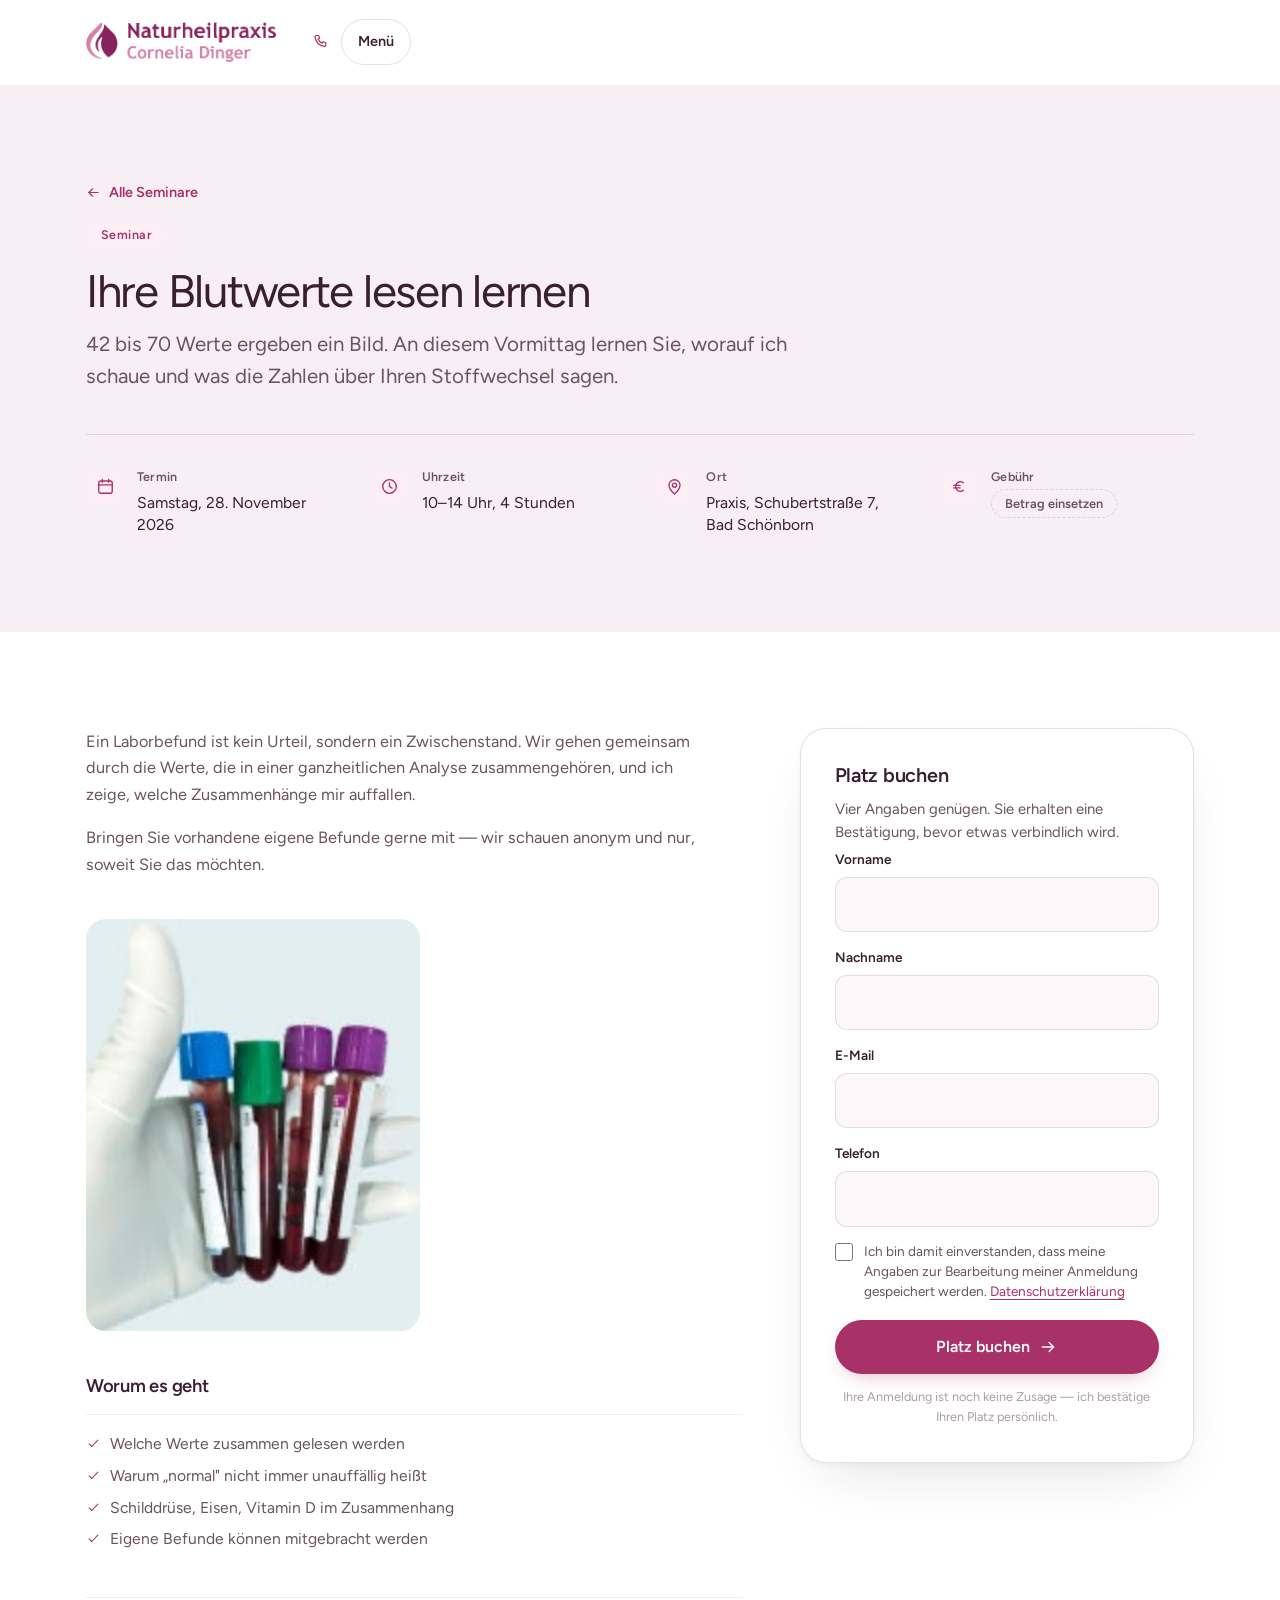
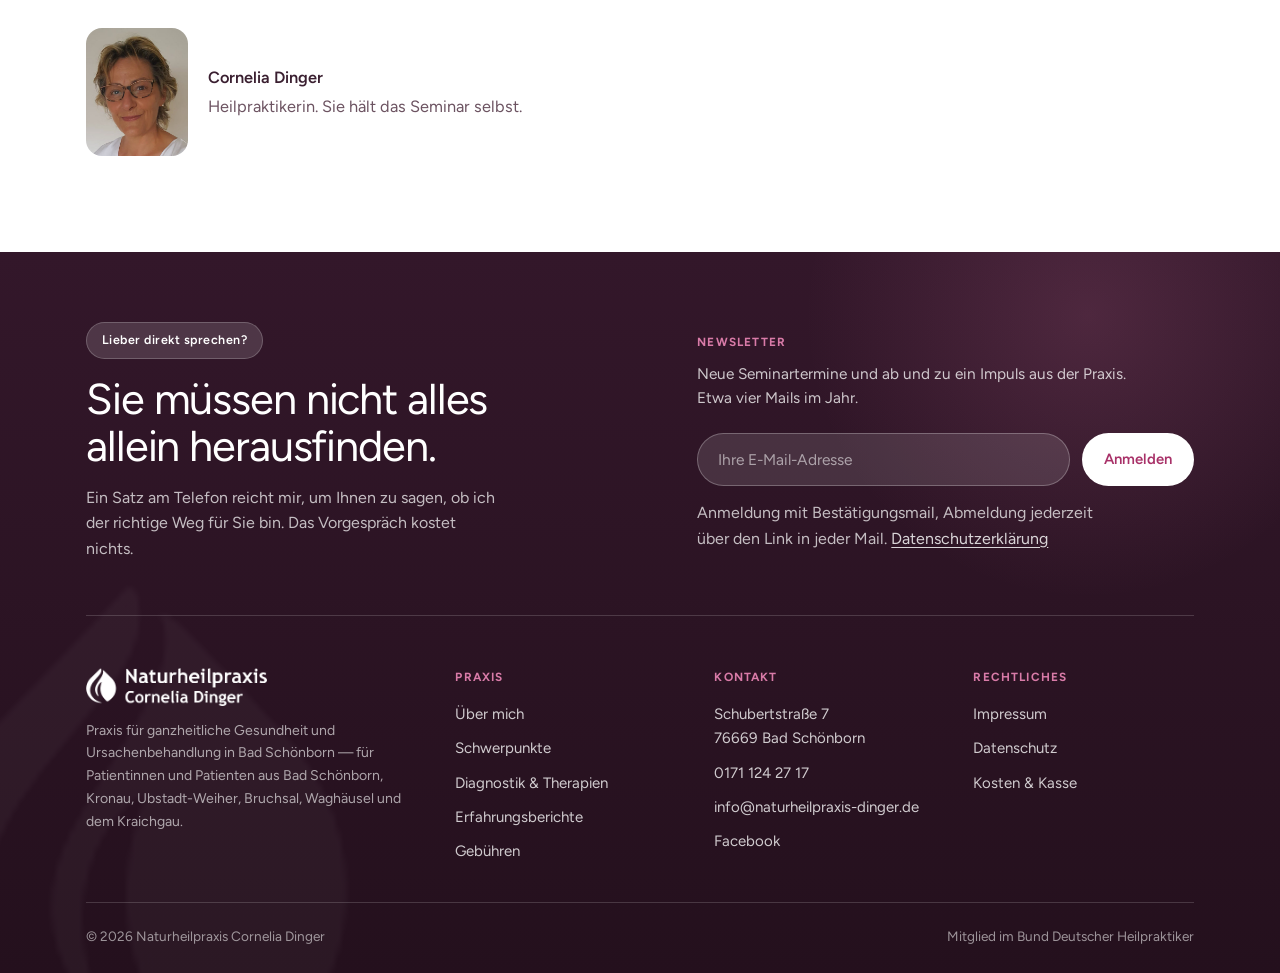
<file: seminar-blutwerte.htm>
<!doctype html>
<html lang="de">
<meta charset="utf-8">

<title>Blutwerte lesen lernen | Naturheilpraxis Cornelia Dinger</title>

<!-- Figtree is self-hosted. The Google Fonts CDN transmits the visitor's IP to
     Google on every page view, which LG München I (3 O 17493/20, 20 Jan 2022)
     held to be a GDPR violation without consent — not a risk worth carrying on
     a German practice site. Files are the same variable woff2 Google serves,
     under the SIL Open Font License; see assets/fonts/OFL.txt.
     crossorigin is required on a font preload even same-origin, because fonts
     are always fetched in CORS mode. -->
<link rel="preload" href="assets/fonts/figtree-latin.woff2" as="font" type="font/woff2" crossorigin>

<link rel="stylesheet" href="site.css?v=97590e80">
<svg width="0" height="0" style="position:absolute" aria-hidden="true" focusable="false">
  <symbol id="i-check" viewBox="0 0 24 24"><path d="m5 12.6 4.2 4.2L19 6.6"/></symbol>
  <symbol id="i-phone" viewBox="0 0 24 24"><path d="M6.2 3.5h3l1.5 3.8-2 1.4a11.3 11.3 0 0 0 5.6 5.6l1.4-2 3.8 1.5v3a2 2 0 0 1-2.2 2A16.5 16.5 0 0 1 4.2 5.7a2 2 0 0 1 2-2.2Z"/></symbol>
  <symbol id="i-mail" viewBox="0 0 24 24"><rect x="3" y="5.5" width="18" height="13" rx="2.5"/><path d="m4 7.5 8 5.5 8-5.5"/></symbol>
  <symbol id="i-clock" viewBox="0 0 24 24"><circle cx="12" cy="12" r="8.6"/><path d="M12 7.4V12l3.2 2"/></symbol>
  <symbol id="i-pin" viewBox="0 0 24 24"><path d="M12 21.5s7-6.1 7-11a7 7 0 1 0-14 0c0 4.9 7 11 7 11Z"/><circle cx="12" cy="10.3" r="2.6"/></symbol>
  <symbol id="i-calendar" viewBox="0 0 24 24"><rect x="3.5" y="5" width="17" height="15.5" rx="2.5"/><path d="M3.5 10h17M8 3.2v3.4M16 3.2v3.4"/></symbol>
  <symbol id="i-euro" viewBox="0 0 24 24"><path d="M16.8 7.3a6 6 0 1 0 0 9.4"/><path d="M4.8 10.6h8M4.8 13.8h8"/></symbol>
  <symbol id="i-portrait" viewBox="0 0 24 24"><rect x="3.5" y="3.5" width="17" height="17" rx="3"/><circle cx="12" cy="10" r="2.9"/><path d="M6.6 19.2a5.6 5.6 0 0 1 10.8 0"/></symbol>
  <symbol id="i-arrow" viewBox="0 0 24 24"><path d="M4.5 12h15"/><path d="m13.5 6 6 6-6 6"/></symbol>
  <symbol id="i-lab" viewBox="0 0 24 24"><path d="M9 3h6M10 3v6.4L5.7 17a2.3 2.3 0 0 0 2 3.4h8.6a2.3 2.3 0 0 0 2-3.4L14 9.4V3"/><path d="M7.6 14.4h8.8"/></symbol>
  <symbol id="i-heart" viewBox="0 0 24 24"><path d="M12 20.4S3.8 15.4 3.8 9.9A4.6 4.6 0 0 1 12 7a4.6 4.6 0 0 1 8.2 2.9c0 5.5-8.2 10.5-8.2 10.5Z"/></symbol>
  <symbol id="i-arrow-ne" viewBox="0 0 24 24"><path d="M7 17 17 7"/><path d="M8.5 7H17v8.5"/></symbol>
  <symbol id="i-child" viewBox="0 0 24 24"><circle cx="12" cy="7" r="3.2"/><path d="M6.6 20.6c0-3.6 2.4-6.3 5.4-6.3s5.4 2.7 5.4 6.3"/></symbol>
  <symbol id="i-leaf" viewBox="0 0 24 24"><path d="M20 4c0 8.4-4.6 13.1-11 13.1-1.6 0-3-.3-4.2-.9C4.8 9.8 9.6 4.6 20 4Z"/><path d="M5 20c1.6-4.4 4.4-7.6 8.6-9.7"/></symbol>
  <symbol id="i-scale" viewBox="0 0 24 24"><circle cx="12" cy="12" r="8.6"/><path d="M12 12 8.6 8.2"/><path d="M12 3.4v1.6M20.6 12H19M12 20.6V19M3.4 12H5"/></symbol>
  <symbol id="i-droplet" viewBox="0 0 24 24"><path d="M12 2.6s6.6 7 6.6 11.6a6.6 6.6 0 0 1-13.2 0C5.4 9.6 12 2.6 12 2.6Z"/></symbol>
  <symbol id="i-shield" viewBox="0 0 24 24"><path d="M12 3l7 2.6v5.6c0 4.4-2.9 8-7 9.8-4.1-1.8-7-5.4-7-9.8V5.6L12 3Z"/></symbol>
  <symbol id="i-badge" viewBox="0 0 24 24"><circle cx="12" cy="9.5" r="5.8"/><path d="M8.4 14.3 7 21l5-2.4L17 21l-1.4-6.7"/></symbol>
</svg>

<header class="bar" id="bar">
  <div class="wrap bar__in">
    <a class="brand" href="#top" aria-label="Naturheilpraxis Cornelia Dinger — Startseite">
      <img src="assets/clean/logo.png" alt="Naturheilpraxis Cornelia Dinger" width="404" height="85">
    </a>
    <nav class="nav" aria-label="Hauptnavigation">
      <a href="#schwerpunkte">Schwerpunkte</a>
      <a href="#ablauf">Ablauf</a>
      <a href="#praxis">Über mich</a>
      <a href="#stimmen">Erfahrungen</a>
      <a href="seminare.htm">Seminare</a>
      <a href="#kosten">Kosten</a>
      <a href="#kontakt">Kontakt</a>
    </nav>
    <div class="bar__cta">
      <a class="bar__tel" href="tel:+491711242717"><svg class="ico"><use href="#i-phone"/></svg><span>0171 124 27 17</span></a>
      <a class="btn btn--primary btn--sm" href="#kontakt">Vorgespräch anfragen</a>
      <button class="burger" id="burger" aria-expanded="false" aria-controls="sheet">Menü</button>
    </div>
  </div>
</header>

<div class="sheet" id="sheet">
  <a href="#schwerpunkte">Schwerpunkte</a>
  <a href="#ablauf">Ablauf</a>
  <a href="#praxis">Über mich</a>
  <a href="#stimmen">Erfahrungen</a><a href="seminare.htm">Seminare</a>
  <a href="#kosten">Kosten &amp; Kasse</a>
  <a href="#kontakt">Kontakt &amp; Anfahrt</a>
</div>

<main>
  <section class="section tint-2 semhead">
    <div class="wrap stack" style="gap:14px">
      <a class="semback" href="seminare.htm"><svg class="ico"><use href="#i-arrow"/></svg>Alle Seminare</a>
      <span class="eyebrow">Seminar</span>
      <h1>Ihre Blutwerte lesen lernen</h1>
      <p class="lede">42 bis 70 Werte ergeben ein Bild. An diesem Vormittag lernen Sie, worauf ich schaue und was die Zahlen über Ihren Stoffwechsel sagen.</p>
      <dl class="semfacts">
        <div><span class="semfact__ico"><svg class="ico"><use href="#i-calendar"/></svg></span>
          <span class="semfact__t"><dt>Termin</dt><dd>Samstag, 28. November 2026</dd></span></div>
        <div><span class="semfact__ico"><svg class="ico"><use href="#i-clock"/></svg></span>
          <span class="semfact__t"><dt>Uhrzeit</dt><dd>10–14 Uhr, 4 Stunden</dd></span></div>
        <div><span class="semfact__ico"><svg class="ico"><use href="#i-pin"/></svg></span>
          <span class="semfact__t"><dt>Ort</dt><dd>Praxis, Schubertstraße 7, Bad Schönborn</dd></span></div>
        <div><span class="semfact__ico"><svg class="ico"><use href="#i-euro"/></svg></span>
          <span class="semfact__t"><dt>Gebühr</dt><dd><span class="price--slot">Betrag einsetzen</span></dd></span></div>
      </dl>
    </div>
  </section>

  <section class="section">
    <div class="wrap semdetail">
      <div class="semdetail__text">
          <p>Ein Laborbefund ist kein Urteil, sondern ein Zwischenstand. Wir gehen gemeinsam durch die Werte, die in einer ganzheitlichen Analyse zusammengehören, und ich zeige, welche Zusammenhänge mir auffallen.</p>
          <p>Bringen Sie vorhandene eigene Befunde gerne mit — wir schauen anonym und nur, soweit Sie das möchten.</p>
        <figure class="semshot" style="--shot:334px">
          <img src="assets/clean/1019.jpg" alt="Blutröhrchen für die ganzheitliche Laboranalyse" width="167" height="206" loading="lazy" decoding="async">
        </figure>
        <h3>Worum es geht</h3>
        <ul class="incl semincl">
            <li><svg class="ico"><use href="#i-check"/></svg>Welche Werte zusammen gelesen werden</li>
            <li><svg class="ico"><use href="#i-check"/></svg>Warum „normal" nicht immer unauffällig heißt</li>
            <li><svg class="ico"><use href="#i-check"/></svg>Schilddrüse, Eisen, Vitamin D im Zusammenhang</li>
            <li><svg class="ico"><use href="#i-check"/></svg>Eigene Befunde können mitgebracht werden</li>
        </ul>

        <div class="semteacher">
          <figure class="sem__portrait semportrait--inline">
            <img src="assets/clean/cornelia.jpg" alt="Cornelia Dinger, Heilpraktikerin" width="392" height="482" loading="lazy" decoding="async">
          </figure>
          <p class="semteacher__t"><b>Cornelia Dinger</b>Heilpraktikerin. Sie hält das Seminar selbst.</p>
        </div>
      </div>

      <form class="panel sembook" id="booking">
        <div class="fbody">
          <h3>Platz buchen</h3>
          <p class="sembook__lead">Vier Angaben genügen. Sie erhalten eine Bestätigung,
            bevor etwas verbindlich wird.</p>
          <div class="field"><label for="b-first">Vorname</label><input id="b-first" name="firstname" type="text" autocomplete="given-name" required></div>
          <div class="field"><label for="b-last">Nachname</label><input id="b-last" name="lastname" type="text" autocomplete="family-name" required></div>
          <div class="field"><label for="b-mail">E-Mail</label><input id="b-mail" name="email" type="email" autocomplete="email" required></div>
          <div class="field"><label for="b-tel">Telefon</label><input id="b-tel" name="tel" type="tel" autocomplete="tel" required></div>
          <label class="check">
            <input type="checkbox" name="consent" required>
            <span>Ich bin damit einverstanden, dass meine Angaben zur Bearbeitung meiner Anmeldung gespeichert werden. <a href="datenschutz.htm">Datenschutzerklärung</a></span>
          </label>
          <button class="btn btn--primary" type="submit" style="width:100%">Platz buchen <svg class="ico"><use href="#i-arrow"/></svg></button>
          <p class="appt__foot">Ihre Anmeldung ist noch keine Zusage — ich bestätige Ihren Platz persönlich.</p>
        </div>
        <div class="sent" role="status">
          <svg class="ico"><use href="#i-check"/></svg>
          <h3 style="font-size:1.3rem">Vielen Dank für Ihre Anmeldung.</h3>
          <p style="color:var(--body)">Ich melde mich persönlich bei Ihnen und bestätige Ihren Platz. Wenn es dringend ist, erreichen Sie mich unter <a href="tel:+491711242717">0171 124 27 17</a>.</p>
          <p class="appt__foot">Entwurf: im Livebetrieb an das Praxis-Postfach angebunden.</p>
        </div>
      </form>
    </div>
  </section>
</main>

<footer class="foot">
  <img class="foot__mark" src="assets/clean/mark.png" alt="" aria-hidden="true" width="560" height="580" loading="lazy" decoding="async">
  <div class="wrap">
    <div class="footcta">
      <div>
        <span class="eyebrow">Lieber direkt sprechen?</span>
        <h2>Sie müssen nicht alles<br>allein herausfinden.</h2>
        <p>Ein Satz am Telefon reicht mir, um Ihnen zu sagen, ob ich der richtige Weg für Sie bin. Das Vorgespräch kostet nichts.</p>
      </div>
      <form class="news" id="news">
        <div class="fbody">
          <div class="news__t">
            <h4>Newsletter</h4>
            <p>Neue Seminartermine und ab und zu ein Impuls aus der Praxis. Etwa vier Mails im Jahr.</p>
          </div>
          <div class="news__f">
            <label class="vh" for="n-mail">E-Mail-Adresse</label>
            <input id="n-mail" name="email" type="email" autocomplete="email" placeholder="Ihre E-Mail-Adresse" required>
            <button class="btn btn--primary btn--sm" type="submit">Anmelden</button>
          </div>
          <p class="news__note">
            Anmeldung mit Bestätigungsmail, Abmeldung jederzeit über den Link in jeder Mail.
            <a href="datenschutz.htm">Datenschutzerklärung</a>
          </p>
        </div>
        <div class="sent" role="status">
          <svg class="ico"><use href="#i-check"/></svg>
          <p>Fast geschafft — bitte bestätigen Sie die Anmeldung über den Link in der Mail.</p>
          <p class="news__note">Entwurf: im Livebetrieb an den Verteiler angebunden.</p>
        </div>
      </form>
    </div>

    <div class="foot__grid">
      <div>
        <img class="foot__logo" src="assets/clean/logo.png" alt="Naturheilpraxis Cornelia Dinger" width="404" height="85">
        <p class="foot__note">Praxis für ganzheitliche Gesundheit und Ursachenbehandlung in Bad Schönborn — für Patientinnen und Patienten aus Bad Schönborn, Kronau, Ubstadt-Weiher, Bruchsal, Waghäusel und dem Kraichgau.</p>
      </div>
      <div>
        <h4>Praxis</h4>
        <ul>
          <li><a href="praxis.htm">Über mich</a></li>
          <li><a href="#schwerpunkte">Schwerpunkte</a></li>
          <li><a href="#methoden">Diagnostik &amp; Therapien</a></li>
          <li><a href="patientenstimmen.htm">Erfahrungsberichte</a></li>
          <li><a href="gebuehren.htm">Gebühren</a></li>
        </ul>
      </div>
      <div>
        <h4>Kontakt</h4>
        <ul>
          <li>Schubertstraße 7<br>76669 Bad Schönborn</li>
          <li><a href="tel:+491711242717">0171 124 27 17</a></li>
          <li><a href="mailto:info@naturheilpraxis-dinger.de">info@naturheilpraxis-dinger.de</a></li>
          <li><a href="https://de-de.facebook.com/pg/NaturheilpraxisDinger" target="_blank" rel="noopener">Facebook</a></li>
        </ul>
      </div>
      <div>
        <h4>Rechtliches</h4>
        <ul>
          <li><a href="impressum.htm">Impressum</a></li>
          <li><a href="datenschutz.htm">Datenschutz</a></li>
          <li><a href="#kosten">Kosten &amp; Kasse</a></li>
        </ul>
      </div>
    </div>
    <div class="foot__bar">
      <span>© 2026 Naturheilpraxis Cornelia Dinger</span>
      <span>Mitglied im Bund Deutscher Heilpraktiker</span>
    </div>
  </div>
</footer>

<script>
(function(){
  var bar = document.getElementById('bar');
  var cue = document.getElementById('scrollcue');
  var onScroll = function(){
    bar.classList.toggle('is-stuck', window.scrollY > 8);
    if (cue) cue.classList.toggle('is-gone', window.scrollY > 90);
  };
  onScroll(); window.addEventListener('scroll', onScroll, {passive:true});

  var burger = document.getElementById('burger'), sheet = document.getElementById('sheet');
  burger.addEventListener('click', function(){
    var open = sheet.hasAttribute('open');
    if (open) sheet.removeAttribute('open'); else sheet.setAttribute('open','');
    burger.setAttribute('aria-expanded', String(!open));
    burger.textContent = open ? 'Menü' : 'Schließen';
    document.body.style.overflow = open ? '' : 'hidden';
  });
  sheet.addEventListener('click', function(e){
    if (e.target.tagName === 'A') {
      sheet.removeAttribute('open');
      burger.setAttribute('aria-expanded','false');
      burger.textContent = 'Menü';
      document.body.style.overflow = '';
    }
  });

  document.addEventListener('click', function(e){
    var a = e.target.closest('a[href^="#"]');
    if (!a) return;
    var id = a.getAttribute('href');
    if (id === '#' || id.length < 2) return;
    var t = document.querySelector(id);
    if (!t) return;
    e.preventDefault();
    window.scrollTo({top: t.getBoundingClientRect().top + window.scrollY - 96, behavior:'smooth'});
  });

  // Services slider: arrows page by one card. Native smooth scrolling runs on
  // the compositor and cooperates with scroll-snap; driving scrollLeft frame by
  // frame instead makes the snap engine re-snap mid-animation, which stutters.
  var sl = document.getElementById('slider');
  if (sl) {
    var prev = document.getElementById('sprev'), next = document.getElementById('snext');
    var step = function(){
      var card = sl.querySelector('.scard');
      var gap = parseFloat(getComputedStyle(sl).columnGap) || 0;
      return card ? card.getBoundingClientRect().width + gap : sl.clientWidth * 0.8;
    };
    var ease = function(){
      return matchMedia('(prefers-reduced-motion: reduce)').matches ? 'auto' : 'smooth';
    };
    var sync = function(){
      prev.disabled = sl.scrollLeft <= 2;
      next.disabled = sl.scrollLeft >= sl.scrollWidth - sl.clientWidth - 2;
    };
    prev.addEventListener('click', function(){ sl.scrollBy({left:-step(), behavior:ease()}); });
    next.addEventListener('click', function(){ sl.scrollBy({left: step(), behavior:ease()}); });
    sl.addEventListener('scroll', sync, {passive:true});
    addEventListener('resize', sync);
    sync();
  }

  // Voice wall: the cards sit inside the 90svh sticky stage (so overflow:hidden
  // on it really clips them) and are moved by scroll position instead of flow.
  // The runway height is set from the measured travel, so it scrolls ~1:1.
  var vw = document.getElementById('vwall');
  var vwCards = document.getElementById('vwcards');
  if (vw && vwCards) {
    var vwStage = vw.querySelector('.vwall__stage');
    var vwLeft  = vw.querySelector('.vwall__l');
    var stageH = 0, travel = 0, ticking = false;

    var pinned = function(){ return getComputedStyle(vwStage).position === 'sticky'; };

    var measure = function(){
      if (!pinned()) {                       // mobile: hand it back to the browser
        vw.style.height = '';
        vwCards.style.transform = '';
        stageH = travel = 0;
        return;
      }
      vwCards.style.transform = '';          // measure at rest
      stageH = vwStage.offsetHeight;

      // Stop when the last card's bottom is level with the bottom of the
      // headline block, not when the column has cleared the window. The
      // headline is vertically centred, so this is measured, not assumed.
      var endOffset = vwLeft.getBoundingClientRect().bottom - vwStage.getBoundingClientRect().top;
      travel = vwCards.offsetHeight + stageH - endOffset;
      if (travel < 1) travel = vwCards.offsetHeight;   // guard: very short column

      vw.style.height = (stageH + travel) + 'px';
      draw();
    };

    var draw = function(){
      ticking = false;
      if (!travel) return;
      var p = -vw.getBoundingClientRect().top / travel;
      p = p < 0 ? 0 : p > 1 ? 1 : p;
      vwCards.style.transform = 'translate3d(0,' + (stageH - p * travel) + 'px,0)';
    };

    var onScroll = function(){ if (!ticking) { ticking = true; requestAnimationFrame(draw); } };
    addEventListener('scroll', onScroll, {passive:true});
    addEventListener('resize', measure);
    if (document.fonts && document.fonts.ready) document.fonts.ready.then(measure);
    measure();
  }

  // Contact form: validate required fields, then swap to the thank-you panel.
  // Same handler serves the seminar booking form on the seminar pages.
  [['form',['f-name','f-mail']],['booking',['b-first','b-last','b-mail','b-tel']],['news',['n-mail']]].forEach(function(pair){
    var el = document.getElementById(pair[0]);
    if (!el) return;
    el.addEventListener('submit', function(e){
      e.preventDefault();
      var missing = false;
      pair[1].forEach(function(id){
        var f = document.getElementById(id);
        if (f && !f.value.trim()) { f.style.borderColor = 'var(--accent)'; missing = true; }
      });
      var c = el.querySelector('input[name="consent"]');
      if (c && !c.checked) { missing = true; c.focus(); }
      if (missing) return;
      el.classList.add('is-sent');
      el.scrollIntoView({behavior:'smooth', block:'center'});
    });
  });

  // Statement: types itself in word by word the first time it is scrolled to.
  // The split happens here rather than in the markup so the sentence stays
  // plain text — if this never runs, it is simply there, unanimated. Recursing
  // into elements keeps <em>woher</em> and its accent colour intact.
  var st = document.querySelector('.statement');
  if (st && 'IntersectionObserver' in window &&
      !matchMedia('(prefers-reduced-motion: reduce)').matches) {
    var n = 0;
    var split = function(node){
      [].slice.call(node.childNodes).forEach(function(kid){
        if (kid.nodeType === 3) {
          var frag = document.createDocumentFragment();
          kid.nodeValue.split(/(\s+)/).forEach(function(part){
            if (!part) return;
            if (/^\s+$/.test(part)) { frag.appendChild(document.createTextNode(part)); return; }
            var w = document.createElement('span');
            w.className = 'w';
            w.textContent = part;
            w.style.animationDelay = (n++ * 45) + 'ms';
            frag.appendChild(w);
          });
          node.replaceChild(frag, kid);
        } else if (kid.nodeType === 1) {
          split(kid);
        }
      });
    };
    split(st);
    st.classList.add('is-armed');
    // Fires ~180px before the statement reaches the viewport, so the armed
    // (hidden) state is never on screen and the cascade reads from its start.
    var stIO = new IntersectionObserver(function(es){
      if (!es[0].isIntersecting) return;
      st.classList.add('is-typing');
      stIO.disconnect();
    }, {rootMargin: '0px 0px 180px 0px'});
    stIO.observe(st);
  }


  // The timeline draws itself as it is scrolled to: each era's node appears and
  // its segment of the spine draws down toward the next. Arming happens here
  // rather than in the markup so that without this script — or under reduced
  // motion — the timeline is simply present and fully drawn.
  var pathEl = document.querySelector('.path');
  if (pathEl && 'IntersectionObserver' in window &&
      !matchMedia('(prefers-reduced-motion: reduce)').matches) {
    pathEl.classList.add('path--armed');
    var pathIO = new IntersectionObserver(function(entries){
      entries.forEach(function(en){
        if (!en.isIntersecting) return;
        en.target.classList.add('is-in');
        pathIO.unobserve(en.target);          // one-shot per era
      });
    }, {rootMargin: '0px 0px -15% 0px'});
    [].slice.call(pathEl.querySelectorAll('.path__era')).forEach(function(era){
      pathIO.observe(era);
    });
  }


  // A 15s looping background is exactly what prefers-reduced-motion is for, and
  // CSS cannot pause a video — so it is paused here and left showing a still
  // frame instead.
  var heroVid = document.querySelector('.hero__vid');
  if (heroVid && matchMedia('(prefers-reduced-motion: reduce)').matches) {
    heroVid.autoplay = false;
    heroVid.removeAttribute('autoplay');
    heroVid.pause();
    try { heroVid.currentTime = 0; } catch (e) {}
  }

})();
</script>
</file>
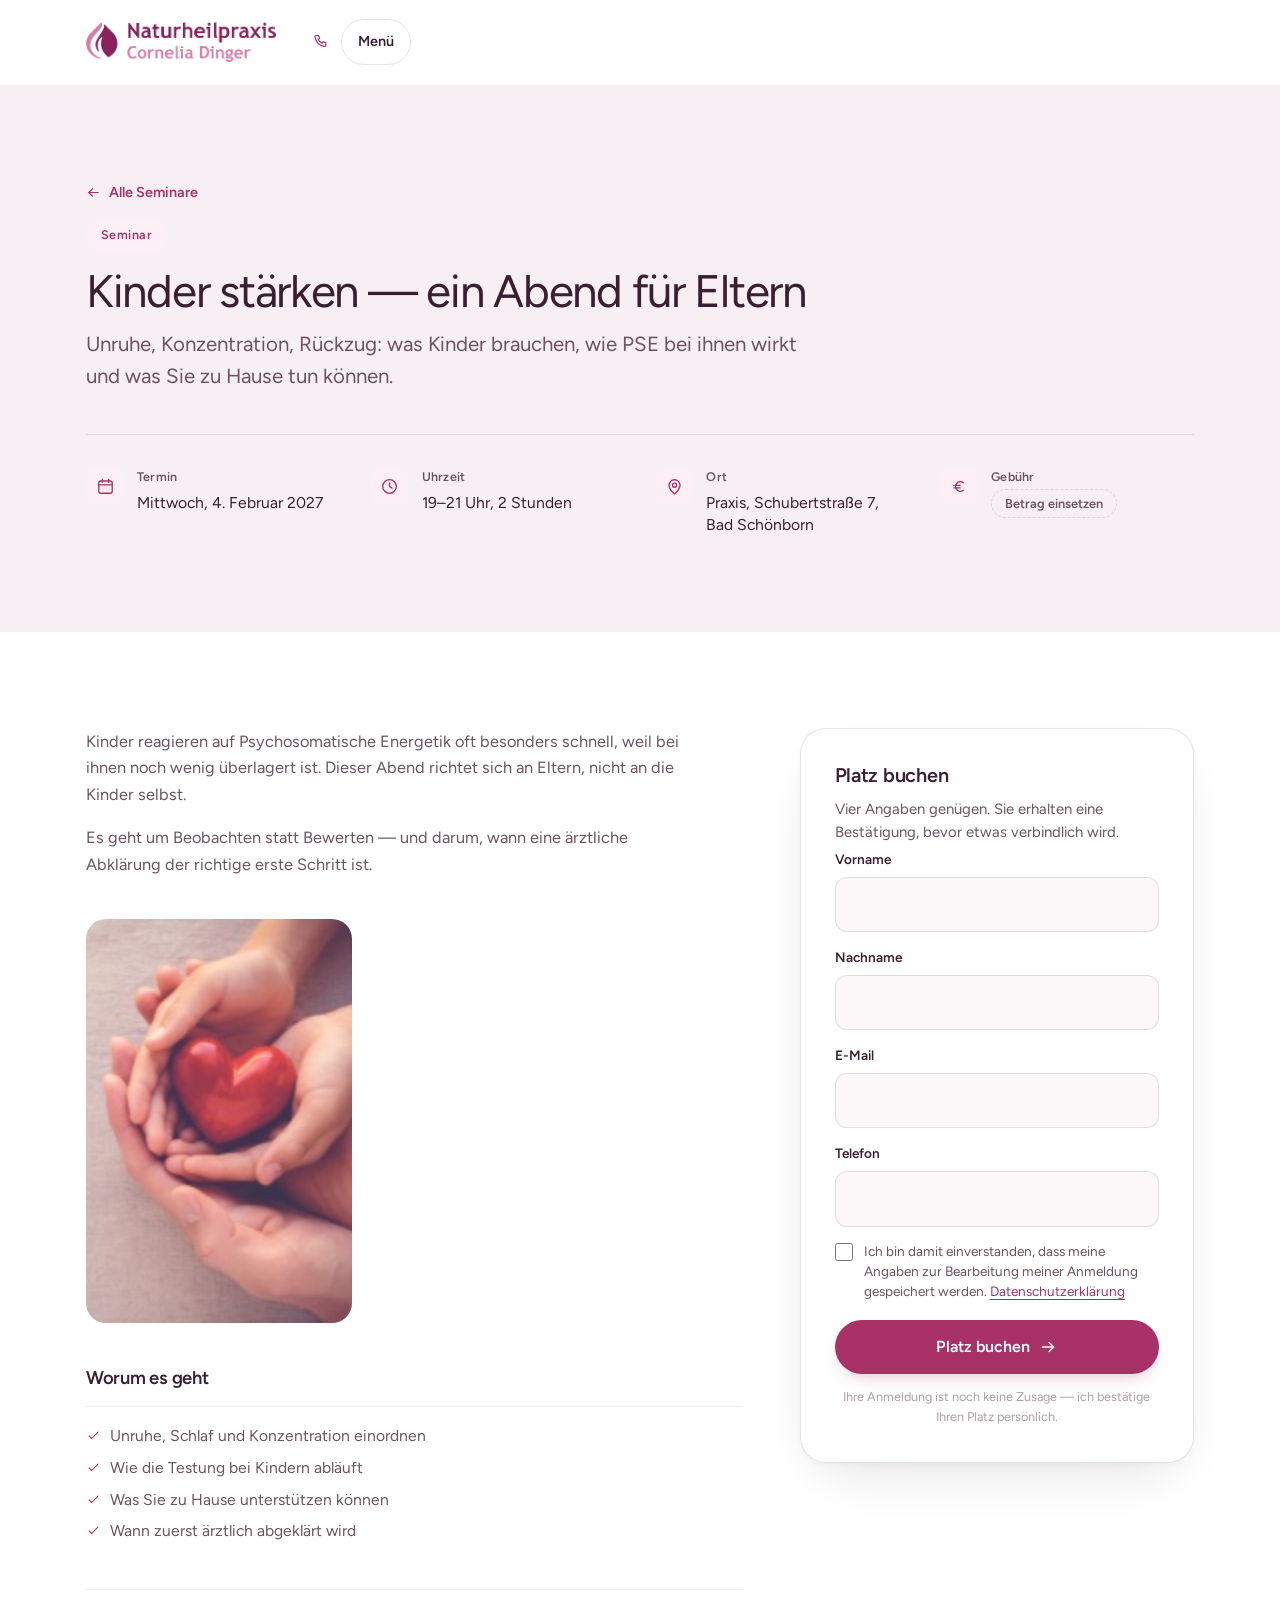
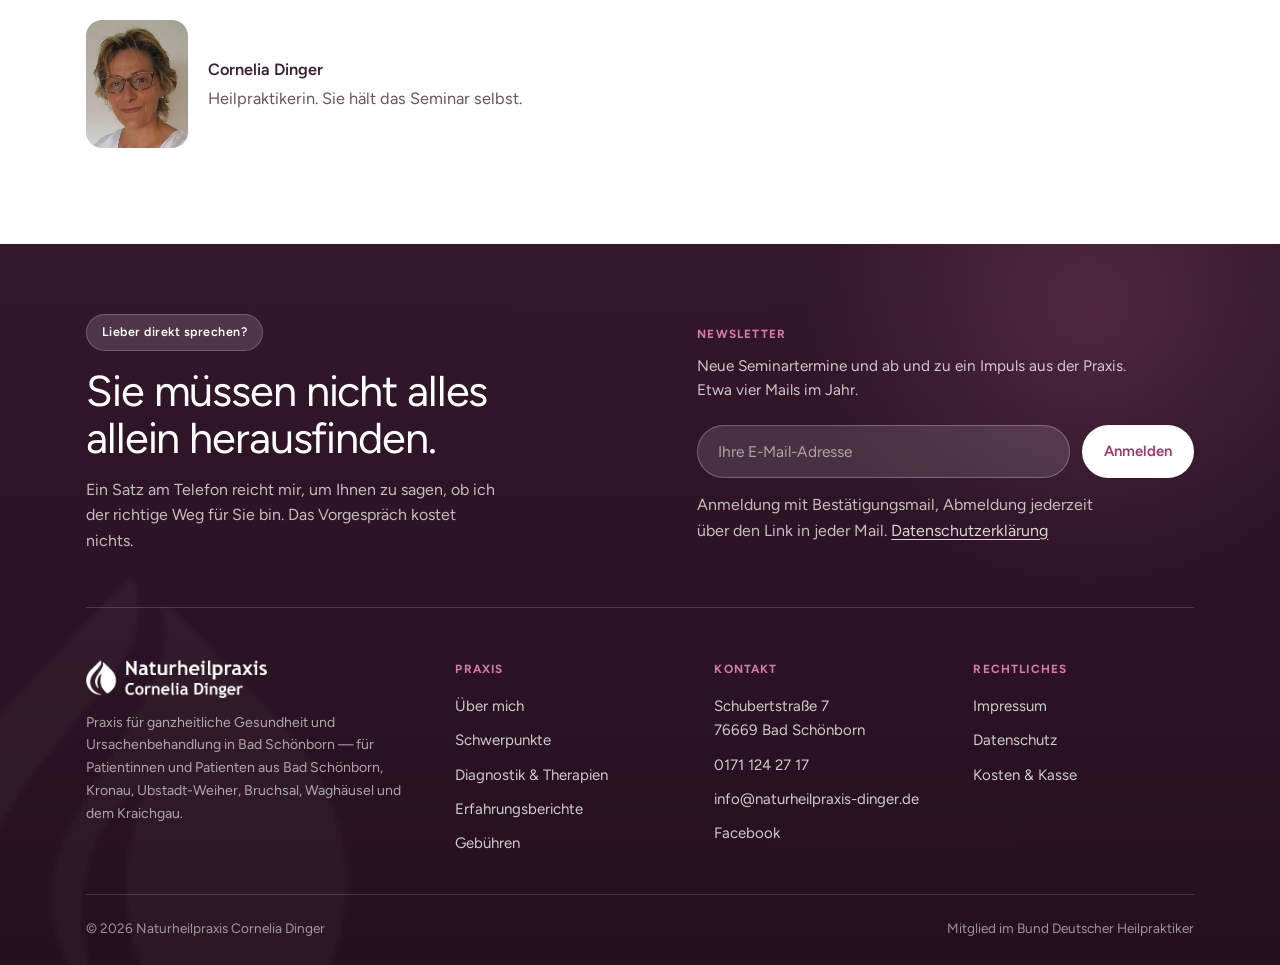
<file: seminar-kinder-staerken.htm>
<!doctype html>
<html lang="de">
<meta charset="utf-8">

<title>Kinder stärken | Naturheilpraxis Cornelia Dinger</title>

<!-- Figtree is self-hosted. The Google Fonts CDN transmits the visitor's IP to
     Google on every page view, which LG München I (3 O 17493/20, 20 Jan 2022)
     held to be a GDPR violation without consent — not a risk worth carrying on
     a German practice site. Files are the same variable woff2 Google serves,
     under the SIL Open Font License; see assets/fonts/OFL.txt.
     crossorigin is required on a font preload even same-origin, because fonts
     are always fetched in CORS mode. -->
<link rel="preload" href="assets/fonts/figtree-latin.woff2" as="font" type="font/woff2" crossorigin>

<link rel="stylesheet" href="site.css?v=97590e80">
<svg width="0" height="0" style="position:absolute" aria-hidden="true" focusable="false">
  <symbol id="i-check" viewBox="0 0 24 24"><path d="m5 12.6 4.2 4.2L19 6.6"/></symbol>
  <symbol id="i-phone" viewBox="0 0 24 24"><path d="M6.2 3.5h3l1.5 3.8-2 1.4a11.3 11.3 0 0 0 5.6 5.6l1.4-2 3.8 1.5v3a2 2 0 0 1-2.2 2A16.5 16.5 0 0 1 4.2 5.7a2 2 0 0 1 2-2.2Z"/></symbol>
  <symbol id="i-mail" viewBox="0 0 24 24"><rect x="3" y="5.5" width="18" height="13" rx="2.5"/><path d="m4 7.5 8 5.5 8-5.5"/></symbol>
  <symbol id="i-clock" viewBox="0 0 24 24"><circle cx="12" cy="12" r="8.6"/><path d="M12 7.4V12l3.2 2"/></symbol>
  <symbol id="i-pin" viewBox="0 0 24 24"><path d="M12 21.5s7-6.1 7-11a7 7 0 1 0-14 0c0 4.9 7 11 7 11Z"/><circle cx="12" cy="10.3" r="2.6"/></symbol>
  <symbol id="i-calendar" viewBox="0 0 24 24"><rect x="3.5" y="5" width="17" height="15.5" rx="2.5"/><path d="M3.5 10h17M8 3.2v3.4M16 3.2v3.4"/></symbol>
  <symbol id="i-euro" viewBox="0 0 24 24"><path d="M16.8 7.3a6 6 0 1 0 0 9.4"/><path d="M4.8 10.6h8M4.8 13.8h8"/></symbol>
  <symbol id="i-portrait" viewBox="0 0 24 24"><rect x="3.5" y="3.5" width="17" height="17" rx="3"/><circle cx="12" cy="10" r="2.9"/><path d="M6.6 19.2a5.6 5.6 0 0 1 10.8 0"/></symbol>
  <symbol id="i-arrow" viewBox="0 0 24 24"><path d="M4.5 12h15"/><path d="m13.5 6 6 6-6 6"/></symbol>
  <symbol id="i-lab" viewBox="0 0 24 24"><path d="M9 3h6M10 3v6.4L5.7 17a2.3 2.3 0 0 0 2 3.4h8.6a2.3 2.3 0 0 0 2-3.4L14 9.4V3"/><path d="M7.6 14.4h8.8"/></symbol>
  <symbol id="i-heart" viewBox="0 0 24 24"><path d="M12 20.4S3.8 15.4 3.8 9.9A4.6 4.6 0 0 1 12 7a4.6 4.6 0 0 1 8.2 2.9c0 5.5-8.2 10.5-8.2 10.5Z"/></symbol>
  <symbol id="i-arrow-ne" viewBox="0 0 24 24"><path d="M7 17 17 7"/><path d="M8.5 7H17v8.5"/></symbol>
  <symbol id="i-child" viewBox="0 0 24 24"><circle cx="12" cy="7" r="3.2"/><path d="M6.6 20.6c0-3.6 2.4-6.3 5.4-6.3s5.4 2.7 5.4 6.3"/></symbol>
  <symbol id="i-leaf" viewBox="0 0 24 24"><path d="M20 4c0 8.4-4.6 13.1-11 13.1-1.6 0-3-.3-4.2-.9C4.8 9.8 9.6 4.6 20 4Z"/><path d="M5 20c1.6-4.4 4.4-7.6 8.6-9.7"/></symbol>
  <symbol id="i-scale" viewBox="0 0 24 24"><circle cx="12" cy="12" r="8.6"/><path d="M12 12 8.6 8.2"/><path d="M12 3.4v1.6M20.6 12H19M12 20.6V19M3.4 12H5"/></symbol>
  <symbol id="i-droplet" viewBox="0 0 24 24"><path d="M12 2.6s6.6 7 6.6 11.6a6.6 6.6 0 0 1-13.2 0C5.4 9.6 12 2.6 12 2.6Z"/></symbol>
  <symbol id="i-shield" viewBox="0 0 24 24"><path d="M12 3l7 2.6v5.6c0 4.4-2.9 8-7 9.8-4.1-1.8-7-5.4-7-9.8V5.6L12 3Z"/></symbol>
  <symbol id="i-badge" viewBox="0 0 24 24"><circle cx="12" cy="9.5" r="5.8"/><path d="M8.4 14.3 7 21l5-2.4L17 21l-1.4-6.7"/></symbol>
</svg>

<header class="bar" id="bar">
  <div class="wrap bar__in">
    <a class="brand" href="#top" aria-label="Naturheilpraxis Cornelia Dinger — Startseite">
      <img src="assets/clean/logo.png" alt="Naturheilpraxis Cornelia Dinger" width="404" height="85">
    </a>
    <nav class="nav" aria-label="Hauptnavigation">
      <a href="#schwerpunkte">Schwerpunkte</a>
      <a href="#ablauf">Ablauf</a>
      <a href="#praxis">Über mich</a>
      <a href="#stimmen">Erfahrungen</a>
      <a href="seminare.htm">Seminare</a>
      <a href="#kosten">Kosten</a>
      <a href="#kontakt">Kontakt</a>
    </nav>
    <div class="bar__cta">
      <a class="bar__tel" href="tel:+491711242717"><svg class="ico"><use href="#i-phone"/></svg><span>0171 124 27 17</span></a>
      <a class="btn btn--primary btn--sm" href="#kontakt">Vorgespräch anfragen</a>
      <button class="burger" id="burger" aria-expanded="false" aria-controls="sheet">Menü</button>
    </div>
  </div>
</header>

<div class="sheet" id="sheet">
  <a href="#schwerpunkte">Schwerpunkte</a>
  <a href="#ablauf">Ablauf</a>
  <a href="#praxis">Über mich</a>
  <a href="#stimmen">Erfahrungen</a><a href="seminare.htm">Seminare</a>
  <a href="#kosten">Kosten &amp; Kasse</a>
  <a href="#kontakt">Kontakt &amp; Anfahrt</a>
</div>

<main>
  <section class="section tint-2 semhead">
    <div class="wrap stack" style="gap:14px">
      <a class="semback" href="seminare.htm"><svg class="ico"><use href="#i-arrow"/></svg>Alle Seminare</a>
      <span class="eyebrow">Seminar</span>
      <h1>Kinder stärken — ein Abend für Eltern</h1>
      <p class="lede">Unruhe, Konzentration, Rückzug: was Kinder brauchen, wie PSE bei ihnen wirkt und was Sie zu Hause tun können.</p>
      <dl class="semfacts">
        <div><span class="semfact__ico"><svg class="ico"><use href="#i-calendar"/></svg></span>
          <span class="semfact__t"><dt>Termin</dt><dd>Mittwoch, 4. Februar 2027</dd></span></div>
        <div><span class="semfact__ico"><svg class="ico"><use href="#i-clock"/></svg></span>
          <span class="semfact__t"><dt>Uhrzeit</dt><dd>19–21 Uhr, 2 Stunden</dd></span></div>
        <div><span class="semfact__ico"><svg class="ico"><use href="#i-pin"/></svg></span>
          <span class="semfact__t"><dt>Ort</dt><dd>Praxis, Schubertstraße 7, Bad Schönborn</dd></span></div>
        <div><span class="semfact__ico"><svg class="ico"><use href="#i-euro"/></svg></span>
          <span class="semfact__t"><dt>Gebühr</dt><dd><span class="price--slot">Betrag einsetzen</span></dd></span></div>
      </dl>
    </div>
  </section>

  <section class="section">
    <div class="wrap semdetail">
      <div class="semdetail__text">
          <p>Kinder reagieren auf Psychosomatische Energetik oft besonders schnell, weil bei ihnen noch wenig überlagert ist. Dieser Abend richtet sich an Eltern, nicht an die Kinder selbst.</p>
          <p>Es geht um Beobachten statt Bewerten — und darum, wann eine ärztliche Abklärung der richtige erste Schritt ist.</p>
        <figure class="semshot" style="--shot:266px">
          <img src="assets/clean/kinder.jpg" alt="Kinderhände und Erwachsenenhände halten gemeinsam ein Herz" width="133" height="202" loading="lazy" decoding="async">
        </figure>
        <h3>Worum es geht</h3>
        <ul class="incl semincl">
            <li><svg class="ico"><use href="#i-check"/></svg>Unruhe, Schlaf und Konzentration einordnen</li>
            <li><svg class="ico"><use href="#i-check"/></svg>Wie die Testung bei Kindern abläuft</li>
            <li><svg class="ico"><use href="#i-check"/></svg>Was Sie zu Hause unterstützen können</li>
            <li><svg class="ico"><use href="#i-check"/></svg>Wann zuerst ärztlich abgeklärt wird</li>
        </ul>

        <div class="semteacher">
          <figure class="sem__portrait semportrait--inline">
            <img src="assets/clean/cornelia.jpg" alt="Cornelia Dinger, Heilpraktikerin" width="392" height="482" loading="lazy" decoding="async">
          </figure>
          <p class="semteacher__t"><b>Cornelia Dinger</b>Heilpraktikerin. Sie hält das Seminar selbst.</p>
        </div>
      </div>

      <form class="panel sembook" id="booking">
        <div class="fbody">
          <h3>Platz buchen</h3>
          <p class="sembook__lead">Vier Angaben genügen. Sie erhalten eine Bestätigung,
            bevor etwas verbindlich wird.</p>
          <div class="field"><label for="b-first">Vorname</label><input id="b-first" name="firstname" type="text" autocomplete="given-name" required></div>
          <div class="field"><label for="b-last">Nachname</label><input id="b-last" name="lastname" type="text" autocomplete="family-name" required></div>
          <div class="field"><label for="b-mail">E-Mail</label><input id="b-mail" name="email" type="email" autocomplete="email" required></div>
          <div class="field"><label for="b-tel">Telefon</label><input id="b-tel" name="tel" type="tel" autocomplete="tel" required></div>
          <label class="check">
            <input type="checkbox" name="consent" required>
            <span>Ich bin damit einverstanden, dass meine Angaben zur Bearbeitung meiner Anmeldung gespeichert werden. <a href="datenschutz.htm">Datenschutzerklärung</a></span>
          </label>
          <button class="btn btn--primary" type="submit" style="width:100%">Platz buchen <svg class="ico"><use href="#i-arrow"/></svg></button>
          <p class="appt__foot">Ihre Anmeldung ist noch keine Zusage — ich bestätige Ihren Platz persönlich.</p>
        </div>
        <div class="sent" role="status">
          <svg class="ico"><use href="#i-check"/></svg>
          <h3 style="font-size:1.3rem">Vielen Dank für Ihre Anmeldung.</h3>
          <p style="color:var(--body)">Ich melde mich persönlich bei Ihnen und bestätige Ihren Platz. Wenn es dringend ist, erreichen Sie mich unter <a href="tel:+491711242717">0171 124 27 17</a>.</p>
          <p class="appt__foot">Entwurf: im Livebetrieb an das Praxis-Postfach angebunden.</p>
        </div>
      </form>
    </div>
  </section>
</main>

<footer class="foot">
  <img class="foot__mark" src="assets/clean/mark.png" alt="" aria-hidden="true" width="560" height="580" loading="lazy" decoding="async">
  <div class="wrap">
    <div class="footcta">
      <div>
        <span class="eyebrow">Lieber direkt sprechen?</span>
        <h2>Sie müssen nicht alles<br>allein herausfinden.</h2>
        <p>Ein Satz am Telefon reicht mir, um Ihnen zu sagen, ob ich der richtige Weg für Sie bin. Das Vorgespräch kostet nichts.</p>
      </div>
      <form class="news" id="news">
        <div class="fbody">
          <div class="news__t">
            <h4>Newsletter</h4>
            <p>Neue Seminartermine und ab und zu ein Impuls aus der Praxis. Etwa vier Mails im Jahr.</p>
          </div>
          <div class="news__f">
            <label class="vh" for="n-mail">E-Mail-Adresse</label>
            <input id="n-mail" name="email" type="email" autocomplete="email" placeholder="Ihre E-Mail-Adresse" required>
            <button class="btn btn--primary btn--sm" type="submit">Anmelden</button>
          </div>
          <p class="news__note">
            Anmeldung mit Bestätigungsmail, Abmeldung jederzeit über den Link in jeder Mail.
            <a href="datenschutz.htm">Datenschutzerklärung</a>
          </p>
        </div>
        <div class="sent" role="status">
          <svg class="ico"><use href="#i-check"/></svg>
          <p>Fast geschafft — bitte bestätigen Sie die Anmeldung über den Link in der Mail.</p>
          <p class="news__note">Entwurf: im Livebetrieb an den Verteiler angebunden.</p>
        </div>
      </form>
    </div>

    <div class="foot__grid">
      <div>
        <img class="foot__logo" src="assets/clean/logo.png" alt="Naturheilpraxis Cornelia Dinger" width="404" height="85">
        <p class="foot__note">Praxis für ganzheitliche Gesundheit und Ursachenbehandlung in Bad Schönborn — für Patientinnen und Patienten aus Bad Schönborn, Kronau, Ubstadt-Weiher, Bruchsal, Waghäusel und dem Kraichgau.</p>
      </div>
      <div>
        <h4>Praxis</h4>
        <ul>
          <li><a href="praxis.htm">Über mich</a></li>
          <li><a href="#schwerpunkte">Schwerpunkte</a></li>
          <li><a href="#methoden">Diagnostik &amp; Therapien</a></li>
          <li><a href="patientenstimmen.htm">Erfahrungsberichte</a></li>
          <li><a href="gebuehren.htm">Gebühren</a></li>
        </ul>
      </div>
      <div>
        <h4>Kontakt</h4>
        <ul>
          <li>Schubertstraße 7<br>76669 Bad Schönborn</li>
          <li><a href="tel:+491711242717">0171 124 27 17</a></li>
          <li><a href="mailto:info@naturheilpraxis-dinger.de">info@naturheilpraxis-dinger.de</a></li>
          <li><a href="https://de-de.facebook.com/pg/NaturheilpraxisDinger" target="_blank" rel="noopener">Facebook</a></li>
        </ul>
      </div>
      <div>
        <h4>Rechtliches</h4>
        <ul>
          <li><a href="impressum.htm">Impressum</a></li>
          <li><a href="datenschutz.htm">Datenschutz</a></li>
          <li><a href="#kosten">Kosten &amp; Kasse</a></li>
        </ul>
      </div>
    </div>
    <div class="foot__bar">
      <span>© 2026 Naturheilpraxis Cornelia Dinger</span>
      <span>Mitglied im Bund Deutscher Heilpraktiker</span>
    </div>
  </div>
</footer>

<script>
(function(){
  var bar = document.getElementById('bar');
  var cue = document.getElementById('scrollcue');
  var onScroll = function(){
    bar.classList.toggle('is-stuck', window.scrollY > 8);
    if (cue) cue.classList.toggle('is-gone', window.scrollY > 90);
  };
  onScroll(); window.addEventListener('scroll', onScroll, {passive:true});

  var burger = document.getElementById('burger'), sheet = document.getElementById('sheet');
  burger.addEventListener('click', function(){
    var open = sheet.hasAttribute('open');
    if (open) sheet.removeAttribute('open'); else sheet.setAttribute('open','');
    burger.setAttribute('aria-expanded', String(!open));
    burger.textContent = open ? 'Menü' : 'Schließen';
    document.body.style.overflow = open ? '' : 'hidden';
  });
  sheet.addEventListener('click', function(e){
    if (e.target.tagName === 'A') {
      sheet.removeAttribute('open');
      burger.setAttribute('aria-expanded','false');
      burger.textContent = 'Menü';
      document.body.style.overflow = '';
    }
  });

  document.addEventListener('click', function(e){
    var a = e.target.closest('a[href^="#"]');
    if (!a) return;
    var id = a.getAttribute('href');
    if (id === '#' || id.length < 2) return;
    var t = document.querySelector(id);
    if (!t) return;
    e.preventDefault();
    window.scrollTo({top: t.getBoundingClientRect().top + window.scrollY - 96, behavior:'smooth'});
  });

  // Services slider: arrows page by one card. Native smooth scrolling runs on
  // the compositor and cooperates with scroll-snap; driving scrollLeft frame by
  // frame instead makes the snap engine re-snap mid-animation, which stutters.
  var sl = document.getElementById('slider');
  if (sl) {
    var prev = document.getElementById('sprev'), next = document.getElementById('snext');
    var step = function(){
      var card = sl.querySelector('.scard');
      var gap = parseFloat(getComputedStyle(sl).columnGap) || 0;
      return card ? card.getBoundingClientRect().width + gap : sl.clientWidth * 0.8;
    };
    var ease = function(){
      return matchMedia('(prefers-reduced-motion: reduce)').matches ? 'auto' : 'smooth';
    };
    var sync = function(){
      prev.disabled = sl.scrollLeft <= 2;
      next.disabled = sl.scrollLeft >= sl.scrollWidth - sl.clientWidth - 2;
    };
    prev.addEventListener('click', function(){ sl.scrollBy({left:-step(), behavior:ease()}); });
    next.addEventListener('click', function(){ sl.scrollBy({left: step(), behavior:ease()}); });
    sl.addEventListener('scroll', sync, {passive:true});
    addEventListener('resize', sync);
    sync();
  }

  // Voice wall: the cards sit inside the 90svh sticky stage (so overflow:hidden
  // on it really clips them) and are moved by scroll position instead of flow.
  // The runway height is set from the measured travel, so it scrolls ~1:1.
  var vw = document.getElementById('vwall');
  var vwCards = document.getElementById('vwcards');
  if (vw && vwCards) {
    var vwStage = vw.querySelector('.vwall__stage');
    var vwLeft  = vw.querySelector('.vwall__l');
    var stageH = 0, travel = 0, ticking = false;

    var pinned = function(){ return getComputedStyle(vwStage).position === 'sticky'; };

    var measure = function(){
      if (!pinned()) {                       // mobile: hand it back to the browser
        vw.style.height = '';
        vwCards.style.transform = '';
        stageH = travel = 0;
        return;
      }
      vwCards.style.transform = '';          // measure at rest
      stageH = vwStage.offsetHeight;

      // Stop when the last card's bottom is level with the bottom of the
      // headline block, not when the column has cleared the window. The
      // headline is vertically centred, so this is measured, not assumed.
      var endOffset = vwLeft.getBoundingClientRect().bottom - vwStage.getBoundingClientRect().top;
      travel = vwCards.offsetHeight + stageH - endOffset;
      if (travel < 1) travel = vwCards.offsetHeight;   // guard: very short column

      vw.style.height = (stageH + travel) + 'px';
      draw();
    };

    var draw = function(){
      ticking = false;
      if (!travel) return;
      var p = -vw.getBoundingClientRect().top / travel;
      p = p < 0 ? 0 : p > 1 ? 1 : p;
      vwCards.style.transform = 'translate3d(0,' + (stageH - p * travel) + 'px,0)';
    };

    var onScroll = function(){ if (!ticking) { ticking = true; requestAnimationFrame(draw); } };
    addEventListener('scroll', onScroll, {passive:true});
    addEventListener('resize', measure);
    if (document.fonts && document.fonts.ready) document.fonts.ready.then(measure);
    measure();
  }

  // Contact form: validate required fields, then swap to the thank-you panel.
  // Same handler serves the seminar booking form on the seminar pages.
  [['form',['f-name','f-mail']],['booking',['b-first','b-last','b-mail','b-tel']],['news',['n-mail']]].forEach(function(pair){
    var el = document.getElementById(pair[0]);
    if (!el) return;
    el.addEventListener('submit', function(e){
      e.preventDefault();
      var missing = false;
      pair[1].forEach(function(id){
        var f = document.getElementById(id);
        if (f && !f.value.trim()) { f.style.borderColor = 'var(--accent)'; missing = true; }
      });
      var c = el.querySelector('input[name="consent"]');
      if (c && !c.checked) { missing = true; c.focus(); }
      if (missing) return;
      el.classList.add('is-sent');
      el.scrollIntoView({behavior:'smooth', block:'center'});
    });
  });

  // Statement: types itself in word by word the first time it is scrolled to.
  // The split happens here rather than in the markup so the sentence stays
  // plain text — if this never runs, it is simply there, unanimated. Recursing
  // into elements keeps <em>woher</em> and its accent colour intact.
  var st = document.querySelector('.statement');
  if (st && 'IntersectionObserver' in window &&
      !matchMedia('(prefers-reduced-motion: reduce)').matches) {
    var n = 0;
    var split = function(node){
      [].slice.call(node.childNodes).forEach(function(kid){
        if (kid.nodeType === 3) {
          var frag = document.createDocumentFragment();
          kid.nodeValue.split(/(\s+)/).forEach(function(part){
            if (!part) return;
            if (/^\s+$/.test(part)) { frag.appendChild(document.createTextNode(part)); return; }
            var w = document.createElement('span');
            w.className = 'w';
            w.textContent = part;
            w.style.animationDelay = (n++ * 45) + 'ms';
            frag.appendChild(w);
          });
          node.replaceChild(frag, kid);
        } else if (kid.nodeType === 1) {
          split(kid);
        }
      });
    };
    split(st);
    st.classList.add('is-armed');
    // Fires ~180px before the statement reaches the viewport, so the armed
    // (hidden) state is never on screen and the cascade reads from its start.
    var stIO = new IntersectionObserver(function(es){
      if (!es[0].isIntersecting) return;
      st.classList.add('is-typing');
      stIO.disconnect();
    }, {rootMargin: '0px 0px 180px 0px'});
    stIO.observe(st);
  }


  // The timeline draws itself as it is scrolled to: each era's node appears and
  // its segment of the spine draws down toward the next. Arming happens here
  // rather than in the markup so that without this script — or under reduced
  // motion — the timeline is simply present and fully drawn.
  var pathEl = document.querySelector('.path');
  if (pathEl && 'IntersectionObserver' in window &&
      !matchMedia('(prefers-reduced-motion: reduce)').matches) {
    pathEl.classList.add('path--armed');
    var pathIO = new IntersectionObserver(function(entries){
      entries.forEach(function(en){
        if (!en.isIntersecting) return;
        en.target.classList.add('is-in');
        pathIO.unobserve(en.target);          // one-shot per era
      });
    }, {rootMargin: '0px 0px -15% 0px'});
    [].slice.call(pathEl.querySelectorAll('.path__era')).forEach(function(era){
      pathIO.observe(era);
    });
  }


  // A 15s looping background is exactly what prefers-reduced-motion is for, and
  // CSS cannot pause a video — so it is paused here and left showing a still
  // frame instead.
  var heroVid = document.querySelector('.hero__vid');
  if (heroVid && matchMedia('(prefers-reduced-motion: reduce)').matches) {
    heroVid.autoplay = false;
    heroVid.removeAttribute('autoplay');
    heroVid.pause();
    try { heroVid.currentTime = 0; } catch (e) {}
  }

})();
</script>
</file>
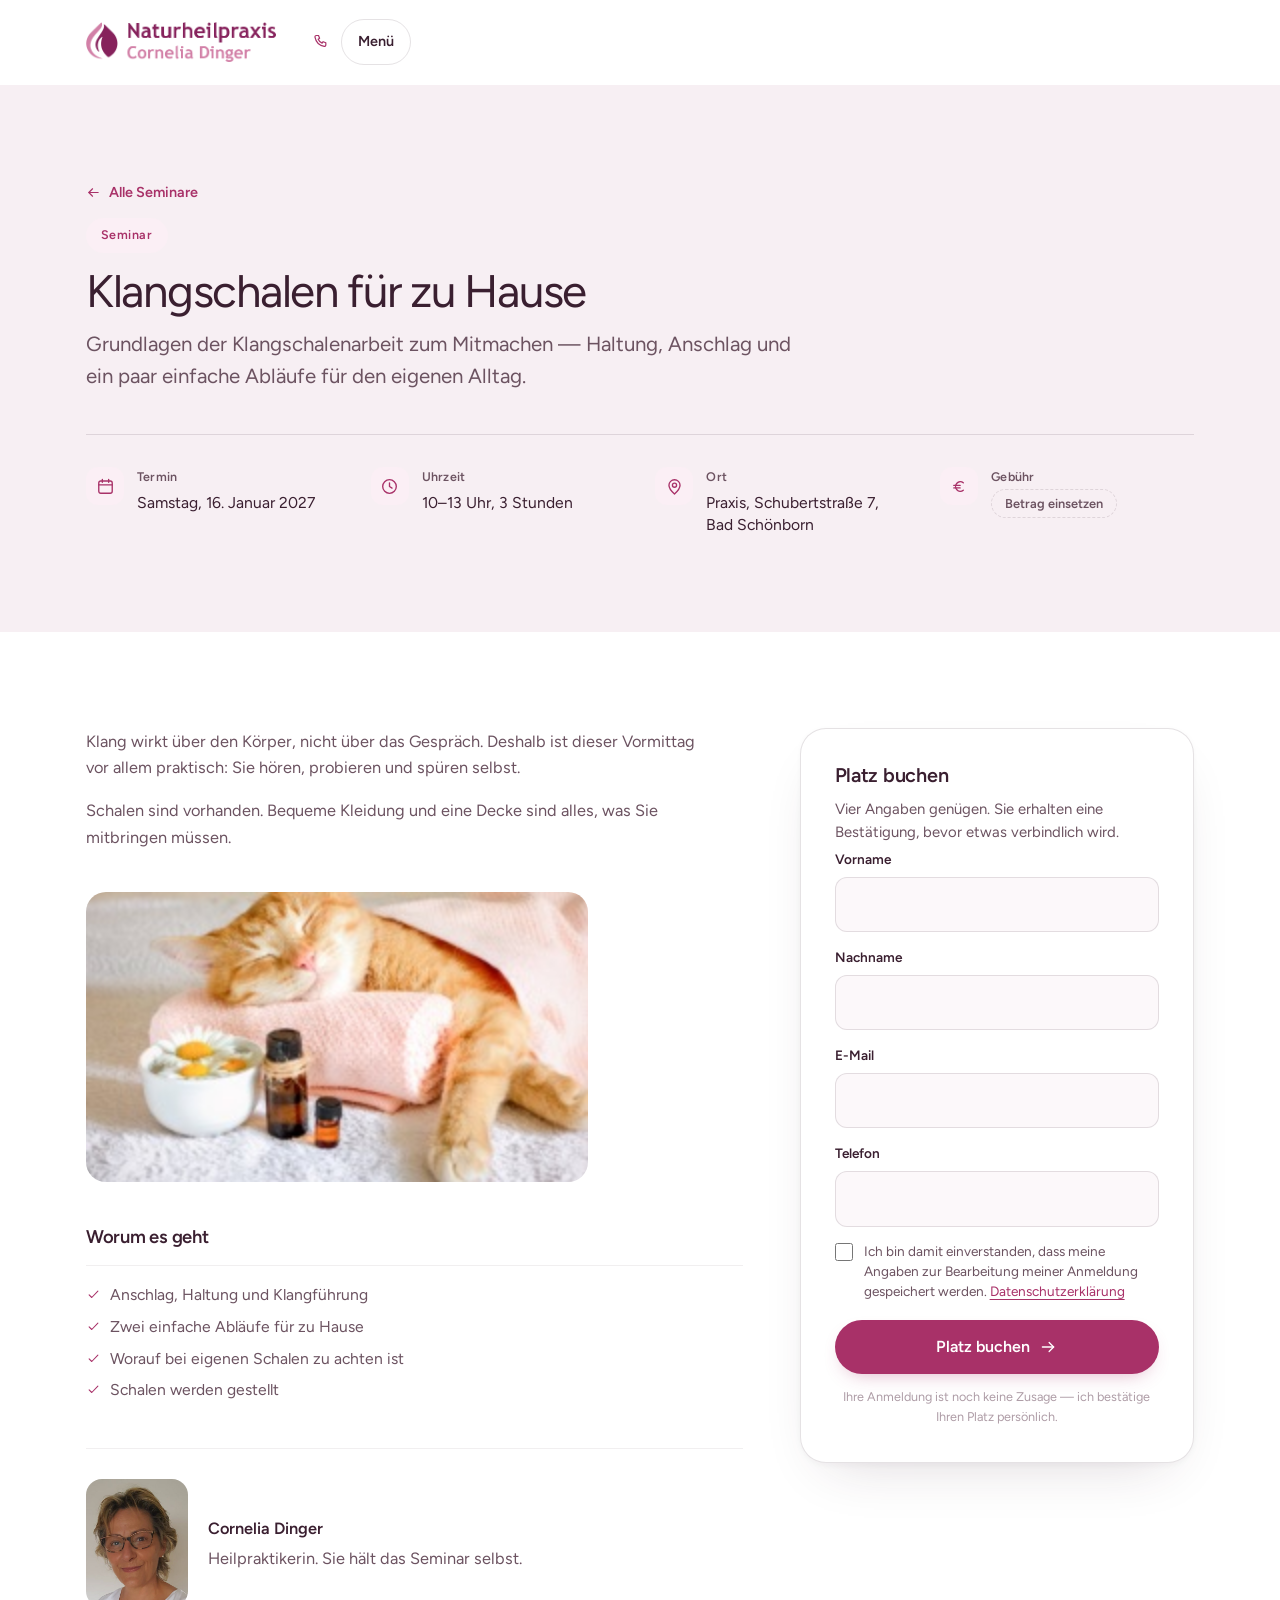
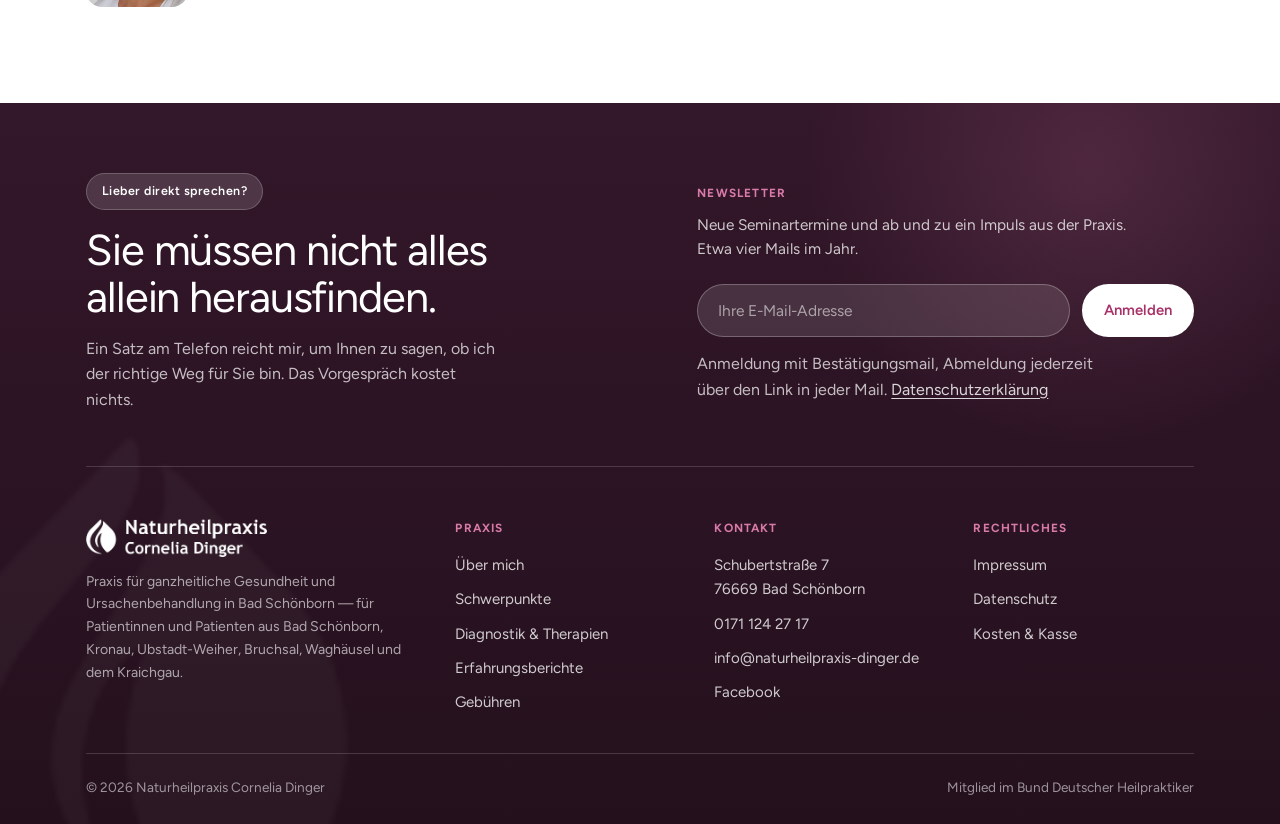
<file: seminar-klangschalen.htm>
<!doctype html>
<html lang="de">
<meta charset="utf-8">

<title>Klangschalen für zu Hause | Naturheilpraxis Cornelia Dinger</title>

<!-- Figtree is self-hosted. The Google Fonts CDN transmits the visitor's IP to
     Google on every page view, which LG München I (3 O 17493/20, 20 Jan 2022)
     held to be a GDPR violation without consent — not a risk worth carrying on
     a German practice site. Files are the same variable woff2 Google serves,
     under the SIL Open Font License; see assets/fonts/OFL.txt.
     crossorigin is required on a font preload even same-origin, because fonts
     are always fetched in CORS mode. -->
<link rel="preload" href="assets/fonts/figtree-latin.woff2" as="font" type="font/woff2" crossorigin>

<link rel="stylesheet" href="site.css?v=97590e80">
<svg width="0" height="0" style="position:absolute" aria-hidden="true" focusable="false">
  <symbol id="i-check" viewBox="0 0 24 24"><path d="m5 12.6 4.2 4.2L19 6.6"/></symbol>
  <symbol id="i-phone" viewBox="0 0 24 24"><path d="M6.2 3.5h3l1.5 3.8-2 1.4a11.3 11.3 0 0 0 5.6 5.6l1.4-2 3.8 1.5v3a2 2 0 0 1-2.2 2A16.5 16.5 0 0 1 4.2 5.7a2 2 0 0 1 2-2.2Z"/></symbol>
  <symbol id="i-mail" viewBox="0 0 24 24"><rect x="3" y="5.5" width="18" height="13" rx="2.5"/><path d="m4 7.5 8 5.5 8-5.5"/></symbol>
  <symbol id="i-clock" viewBox="0 0 24 24"><circle cx="12" cy="12" r="8.6"/><path d="M12 7.4V12l3.2 2"/></symbol>
  <symbol id="i-pin" viewBox="0 0 24 24"><path d="M12 21.5s7-6.1 7-11a7 7 0 1 0-14 0c0 4.9 7 11 7 11Z"/><circle cx="12" cy="10.3" r="2.6"/></symbol>
  <symbol id="i-calendar" viewBox="0 0 24 24"><rect x="3.5" y="5" width="17" height="15.5" rx="2.5"/><path d="M3.5 10h17M8 3.2v3.4M16 3.2v3.4"/></symbol>
  <symbol id="i-euro" viewBox="0 0 24 24"><path d="M16.8 7.3a6 6 0 1 0 0 9.4"/><path d="M4.8 10.6h8M4.8 13.8h8"/></symbol>
  <symbol id="i-portrait" viewBox="0 0 24 24"><rect x="3.5" y="3.5" width="17" height="17" rx="3"/><circle cx="12" cy="10" r="2.9"/><path d="M6.6 19.2a5.6 5.6 0 0 1 10.8 0"/></symbol>
  <symbol id="i-arrow" viewBox="0 0 24 24"><path d="M4.5 12h15"/><path d="m13.5 6 6 6-6 6"/></symbol>
  <symbol id="i-lab" viewBox="0 0 24 24"><path d="M9 3h6M10 3v6.4L5.7 17a2.3 2.3 0 0 0 2 3.4h8.6a2.3 2.3 0 0 0 2-3.4L14 9.4V3"/><path d="M7.6 14.4h8.8"/></symbol>
  <symbol id="i-heart" viewBox="0 0 24 24"><path d="M12 20.4S3.8 15.4 3.8 9.9A4.6 4.6 0 0 1 12 7a4.6 4.6 0 0 1 8.2 2.9c0 5.5-8.2 10.5-8.2 10.5Z"/></symbol>
  <symbol id="i-arrow-ne" viewBox="0 0 24 24"><path d="M7 17 17 7"/><path d="M8.5 7H17v8.5"/></symbol>
  <symbol id="i-child" viewBox="0 0 24 24"><circle cx="12" cy="7" r="3.2"/><path d="M6.6 20.6c0-3.6 2.4-6.3 5.4-6.3s5.4 2.7 5.4 6.3"/></symbol>
  <symbol id="i-leaf" viewBox="0 0 24 24"><path d="M20 4c0 8.4-4.6 13.1-11 13.1-1.6 0-3-.3-4.2-.9C4.8 9.8 9.6 4.6 20 4Z"/><path d="M5 20c1.6-4.4 4.4-7.6 8.6-9.7"/></symbol>
  <symbol id="i-scale" viewBox="0 0 24 24"><circle cx="12" cy="12" r="8.6"/><path d="M12 12 8.6 8.2"/><path d="M12 3.4v1.6M20.6 12H19M12 20.6V19M3.4 12H5"/></symbol>
  <symbol id="i-droplet" viewBox="0 0 24 24"><path d="M12 2.6s6.6 7 6.6 11.6a6.6 6.6 0 0 1-13.2 0C5.4 9.6 12 2.6 12 2.6Z"/></symbol>
  <symbol id="i-shield" viewBox="0 0 24 24"><path d="M12 3l7 2.6v5.6c0 4.4-2.9 8-7 9.8-4.1-1.8-7-5.4-7-9.8V5.6L12 3Z"/></symbol>
  <symbol id="i-badge" viewBox="0 0 24 24"><circle cx="12" cy="9.5" r="5.8"/><path d="M8.4 14.3 7 21l5-2.4L17 21l-1.4-6.7"/></symbol>
</svg>

<header class="bar" id="bar">
  <div class="wrap bar__in">
    <a class="brand" href="#top" aria-label="Naturheilpraxis Cornelia Dinger — Startseite">
      <img src="assets/clean/logo.png" alt="Naturheilpraxis Cornelia Dinger" width="404" height="85">
    </a>
    <nav class="nav" aria-label="Hauptnavigation">
      <a href="#schwerpunkte">Schwerpunkte</a>
      <a href="#ablauf">Ablauf</a>
      <a href="#praxis">Über mich</a>
      <a href="#stimmen">Erfahrungen</a>
      <a href="seminare.htm">Seminare</a>
      <a href="#kosten">Kosten</a>
      <a href="#kontakt">Kontakt</a>
    </nav>
    <div class="bar__cta">
      <a class="bar__tel" href="tel:+491711242717"><svg class="ico"><use href="#i-phone"/></svg><span>0171 124 27 17</span></a>
      <a class="btn btn--primary btn--sm" href="#kontakt">Vorgespräch anfragen</a>
      <button class="burger" id="burger" aria-expanded="false" aria-controls="sheet">Menü</button>
    </div>
  </div>
</header>

<div class="sheet" id="sheet">
  <a href="#schwerpunkte">Schwerpunkte</a>
  <a href="#ablauf">Ablauf</a>
  <a href="#praxis">Über mich</a>
  <a href="#stimmen">Erfahrungen</a><a href="seminare.htm">Seminare</a>
  <a href="#kosten">Kosten &amp; Kasse</a>
  <a href="#kontakt">Kontakt &amp; Anfahrt</a>
</div>

<main>
  <section class="section tint-2 semhead">
    <div class="wrap stack" style="gap:14px">
      <a class="semback" href="seminare.htm"><svg class="ico"><use href="#i-arrow"/></svg>Alle Seminare</a>
      <span class="eyebrow">Seminar</span>
      <h1>Klangschalen für zu Hause</h1>
      <p class="lede">Grundlagen der Klangschalenarbeit zum Mitmachen — Haltung, Anschlag und ein paar einfache Abläufe für den eigenen Alltag.</p>
      <dl class="semfacts">
        <div><span class="semfact__ico"><svg class="ico"><use href="#i-calendar"/></svg></span>
          <span class="semfact__t"><dt>Termin</dt><dd>Samstag, 16. Januar 2027</dd></span></div>
        <div><span class="semfact__ico"><svg class="ico"><use href="#i-clock"/></svg></span>
          <span class="semfact__t"><dt>Uhrzeit</dt><dd>10–13 Uhr, 3 Stunden</dd></span></div>
        <div><span class="semfact__ico"><svg class="ico"><use href="#i-pin"/></svg></span>
          <span class="semfact__t"><dt>Ort</dt><dd>Praxis, Schubertstraße 7, Bad Schönborn</dd></span></div>
        <div><span class="semfact__ico"><svg class="ico"><use href="#i-euro"/></svg></span>
          <span class="semfact__t"><dt>Gebühr</dt><dd><span class="price--slot">Betrag einsetzen</span></dd></span></div>
      </dl>
    </div>
  </section>

  <section class="section">
    <div class="wrap semdetail">
      <div class="semdetail__text">
          <p>Klang wirkt über den Körper, nicht über das Gespräch. Deshalb ist dieser Vormittag vor allem praktisch: Sie hören, probieren und spüren selbst.</p>
          <p>Schalen sind vorhanden. Bequeme Kleidung und eine Decke sind alles, was Sie mitbringen müssen.</p>
        <figure class="semshot" style="--shot:502px">
          <img src="assets/clean/ruhe.jpg" alt="Handtuch und ätherische Öle, Sinnbild für Ruhe und Regeneration" width="251" height="145" loading="lazy" decoding="async">
        </figure>
        <h3>Worum es geht</h3>
        <ul class="incl semincl">
            <li><svg class="ico"><use href="#i-check"/></svg>Anschlag, Haltung und Klangführung</li>
            <li><svg class="ico"><use href="#i-check"/></svg>Zwei einfache Abläufe für zu Hause</li>
            <li><svg class="ico"><use href="#i-check"/></svg>Worauf bei eigenen Schalen zu achten ist</li>
            <li><svg class="ico"><use href="#i-check"/></svg>Schalen werden gestellt</li>
        </ul>

        <div class="semteacher">
          <figure class="sem__portrait semportrait--inline">
            <img src="assets/clean/cornelia.jpg" alt="Cornelia Dinger, Heilpraktikerin" width="392" height="482" loading="lazy" decoding="async">
          </figure>
          <p class="semteacher__t"><b>Cornelia Dinger</b>Heilpraktikerin. Sie hält das Seminar selbst.</p>
        </div>
      </div>

      <form class="panel sembook" id="booking">
        <div class="fbody">
          <h3>Platz buchen</h3>
          <p class="sembook__lead">Vier Angaben genügen. Sie erhalten eine Bestätigung,
            bevor etwas verbindlich wird.</p>
          <div class="field"><label for="b-first">Vorname</label><input id="b-first" name="firstname" type="text" autocomplete="given-name" required></div>
          <div class="field"><label for="b-last">Nachname</label><input id="b-last" name="lastname" type="text" autocomplete="family-name" required></div>
          <div class="field"><label for="b-mail">E-Mail</label><input id="b-mail" name="email" type="email" autocomplete="email" required></div>
          <div class="field"><label for="b-tel">Telefon</label><input id="b-tel" name="tel" type="tel" autocomplete="tel" required></div>
          <label class="check">
            <input type="checkbox" name="consent" required>
            <span>Ich bin damit einverstanden, dass meine Angaben zur Bearbeitung meiner Anmeldung gespeichert werden. <a href="datenschutz.htm">Datenschutzerklärung</a></span>
          </label>
          <button class="btn btn--primary" type="submit" style="width:100%">Platz buchen <svg class="ico"><use href="#i-arrow"/></svg></button>
          <p class="appt__foot">Ihre Anmeldung ist noch keine Zusage — ich bestätige Ihren Platz persönlich.</p>
        </div>
        <div class="sent" role="status">
          <svg class="ico"><use href="#i-check"/></svg>
          <h3 style="font-size:1.3rem">Vielen Dank für Ihre Anmeldung.</h3>
          <p style="color:var(--body)">Ich melde mich persönlich bei Ihnen und bestätige Ihren Platz. Wenn es dringend ist, erreichen Sie mich unter <a href="tel:+491711242717">0171 124 27 17</a>.</p>
          <p class="appt__foot">Entwurf: im Livebetrieb an das Praxis-Postfach angebunden.</p>
        </div>
      </form>
    </div>
  </section>
</main>

<footer class="foot">
  <img class="foot__mark" src="assets/clean/mark.png" alt="" aria-hidden="true" width="560" height="580" loading="lazy" decoding="async">
  <div class="wrap">
    <div class="footcta">
      <div>
        <span class="eyebrow">Lieber direkt sprechen?</span>
        <h2>Sie müssen nicht alles<br>allein herausfinden.</h2>
        <p>Ein Satz am Telefon reicht mir, um Ihnen zu sagen, ob ich der richtige Weg für Sie bin. Das Vorgespräch kostet nichts.</p>
      </div>
      <form class="news" id="news">
        <div class="fbody">
          <div class="news__t">
            <h4>Newsletter</h4>
            <p>Neue Seminartermine und ab und zu ein Impuls aus der Praxis. Etwa vier Mails im Jahr.</p>
          </div>
          <div class="news__f">
            <label class="vh" for="n-mail">E-Mail-Adresse</label>
            <input id="n-mail" name="email" type="email" autocomplete="email" placeholder="Ihre E-Mail-Adresse" required>
            <button class="btn btn--primary btn--sm" type="submit">Anmelden</button>
          </div>
          <p class="news__note">
            Anmeldung mit Bestätigungsmail, Abmeldung jederzeit über den Link in jeder Mail.
            <a href="datenschutz.htm">Datenschutzerklärung</a>
          </p>
        </div>
        <div class="sent" role="status">
          <svg class="ico"><use href="#i-check"/></svg>
          <p>Fast geschafft — bitte bestätigen Sie die Anmeldung über den Link in der Mail.</p>
          <p class="news__note">Entwurf: im Livebetrieb an den Verteiler angebunden.</p>
        </div>
      </form>
    </div>

    <div class="foot__grid">
      <div>
        <img class="foot__logo" src="assets/clean/logo.png" alt="Naturheilpraxis Cornelia Dinger" width="404" height="85">
        <p class="foot__note">Praxis für ganzheitliche Gesundheit und Ursachenbehandlung in Bad Schönborn — für Patientinnen und Patienten aus Bad Schönborn, Kronau, Ubstadt-Weiher, Bruchsal, Waghäusel und dem Kraichgau.</p>
      </div>
      <div>
        <h4>Praxis</h4>
        <ul>
          <li><a href="praxis.htm">Über mich</a></li>
          <li><a href="#schwerpunkte">Schwerpunkte</a></li>
          <li><a href="#methoden">Diagnostik &amp; Therapien</a></li>
          <li><a href="patientenstimmen.htm">Erfahrungsberichte</a></li>
          <li><a href="gebuehren.htm">Gebühren</a></li>
        </ul>
      </div>
      <div>
        <h4>Kontakt</h4>
        <ul>
          <li>Schubertstraße 7<br>76669 Bad Schönborn</li>
          <li><a href="tel:+491711242717">0171 124 27 17</a></li>
          <li><a href="mailto:info@naturheilpraxis-dinger.de">info@naturheilpraxis-dinger.de</a></li>
          <li><a href="https://de-de.facebook.com/pg/NaturheilpraxisDinger" target="_blank" rel="noopener">Facebook</a></li>
        </ul>
      </div>
      <div>
        <h4>Rechtliches</h4>
        <ul>
          <li><a href="impressum.htm">Impressum</a></li>
          <li><a href="datenschutz.htm">Datenschutz</a></li>
          <li><a href="#kosten">Kosten &amp; Kasse</a></li>
        </ul>
      </div>
    </div>
    <div class="foot__bar">
      <span>© 2026 Naturheilpraxis Cornelia Dinger</span>
      <span>Mitglied im Bund Deutscher Heilpraktiker</span>
    </div>
  </div>
</footer>

<script>
(function(){
  var bar = document.getElementById('bar');
  var cue = document.getElementById('scrollcue');
  var onScroll = function(){
    bar.classList.toggle('is-stuck', window.scrollY > 8);
    if (cue) cue.classList.toggle('is-gone', window.scrollY > 90);
  };
  onScroll(); window.addEventListener('scroll', onScroll, {passive:true});

  var burger = document.getElementById('burger'), sheet = document.getElementById('sheet');
  burger.addEventListener('click', function(){
    var open = sheet.hasAttribute('open');
    if (open) sheet.removeAttribute('open'); else sheet.setAttribute('open','');
    burger.setAttribute('aria-expanded', String(!open));
    burger.textContent = open ? 'Menü' : 'Schließen';
    document.body.style.overflow = open ? '' : 'hidden';
  });
  sheet.addEventListener('click', function(e){
    if (e.target.tagName === 'A') {
      sheet.removeAttribute('open');
      burger.setAttribute('aria-expanded','false');
      burger.textContent = 'Menü';
      document.body.style.overflow = '';
    }
  });

  document.addEventListener('click', function(e){
    var a = e.target.closest('a[href^="#"]');
    if (!a) return;
    var id = a.getAttribute('href');
    if (id === '#' || id.length < 2) return;
    var t = document.querySelector(id);
    if (!t) return;
    e.preventDefault();
    window.scrollTo({top: t.getBoundingClientRect().top + window.scrollY - 96, behavior:'smooth'});
  });

  // Services slider: arrows page by one card. Native smooth scrolling runs on
  // the compositor and cooperates with scroll-snap; driving scrollLeft frame by
  // frame instead makes the snap engine re-snap mid-animation, which stutters.
  var sl = document.getElementById('slider');
  if (sl) {
    var prev = document.getElementById('sprev'), next = document.getElementById('snext');
    var step = function(){
      var card = sl.querySelector('.scard');
      var gap = parseFloat(getComputedStyle(sl).columnGap) || 0;
      return card ? card.getBoundingClientRect().width + gap : sl.clientWidth * 0.8;
    };
    var ease = function(){
      return matchMedia('(prefers-reduced-motion: reduce)').matches ? 'auto' : 'smooth';
    };
    var sync = function(){
      prev.disabled = sl.scrollLeft <= 2;
      next.disabled = sl.scrollLeft >= sl.scrollWidth - sl.clientWidth - 2;
    };
    prev.addEventListener('click', function(){ sl.scrollBy({left:-step(), behavior:ease()}); });
    next.addEventListener('click', function(){ sl.scrollBy({left: step(), behavior:ease()}); });
    sl.addEventListener('scroll', sync, {passive:true});
    addEventListener('resize', sync);
    sync();
  }

  // Voice wall: the cards sit inside the 90svh sticky stage (so overflow:hidden
  // on it really clips them) and are moved by scroll position instead of flow.
  // The runway height is set from the measured travel, so it scrolls ~1:1.
  var vw = document.getElementById('vwall');
  var vwCards = document.getElementById('vwcards');
  if (vw && vwCards) {
    var vwStage = vw.querySelector('.vwall__stage');
    var vwLeft  = vw.querySelector('.vwall__l');
    var stageH = 0, travel = 0, ticking = false;

    var pinned = function(){ return getComputedStyle(vwStage).position === 'sticky'; };

    var measure = function(){
      if (!pinned()) {                       // mobile: hand it back to the browser
        vw.style.height = '';
        vwCards.style.transform = '';
        stageH = travel = 0;
        return;
      }
      vwCards.style.transform = '';          // measure at rest
      stageH = vwStage.offsetHeight;

      // Stop when the last card's bottom is level with the bottom of the
      // headline block, not when the column has cleared the window. The
      // headline is vertically centred, so this is measured, not assumed.
      var endOffset = vwLeft.getBoundingClientRect().bottom - vwStage.getBoundingClientRect().top;
      travel = vwCards.offsetHeight + stageH - endOffset;
      if (travel < 1) travel = vwCards.offsetHeight;   // guard: very short column

      vw.style.height = (stageH + travel) + 'px';
      draw();
    };

    var draw = function(){
      ticking = false;
      if (!travel) return;
      var p = -vw.getBoundingClientRect().top / travel;
      p = p < 0 ? 0 : p > 1 ? 1 : p;
      vwCards.style.transform = 'translate3d(0,' + (stageH - p * travel) + 'px,0)';
    };

    var onScroll = function(){ if (!ticking) { ticking = true; requestAnimationFrame(draw); } };
    addEventListener('scroll', onScroll, {passive:true});
    addEventListener('resize', measure);
    if (document.fonts && document.fonts.ready) document.fonts.ready.then(measure);
    measure();
  }

  // Contact form: validate required fields, then swap to the thank-you panel.
  // Same handler serves the seminar booking form on the seminar pages.
  [['form',['f-name','f-mail']],['booking',['b-first','b-last','b-mail','b-tel']],['news',['n-mail']]].forEach(function(pair){
    var el = document.getElementById(pair[0]);
    if (!el) return;
    el.addEventListener('submit', function(e){
      e.preventDefault();
      var missing = false;
      pair[1].forEach(function(id){
        var f = document.getElementById(id);
        if (f && !f.value.trim()) { f.style.borderColor = 'var(--accent)'; missing = true; }
      });
      var c = el.querySelector('input[name="consent"]');
      if (c && !c.checked) { missing = true; c.focus(); }
      if (missing) return;
      el.classList.add('is-sent');
      el.scrollIntoView({behavior:'smooth', block:'center'});
    });
  });

  // Statement: types itself in word by word the first time it is scrolled to.
  // The split happens here rather than in the markup so the sentence stays
  // plain text — if this never runs, it is simply there, unanimated. Recursing
  // into elements keeps <em>woher</em> and its accent colour intact.
  var st = document.querySelector('.statement');
  if (st && 'IntersectionObserver' in window &&
      !matchMedia('(prefers-reduced-motion: reduce)').matches) {
    var n = 0;
    var split = function(node){
      [].slice.call(node.childNodes).forEach(function(kid){
        if (kid.nodeType === 3) {
          var frag = document.createDocumentFragment();
          kid.nodeValue.split(/(\s+)/).forEach(function(part){
            if (!part) return;
            if (/^\s+$/.test(part)) { frag.appendChild(document.createTextNode(part)); return; }
            var w = document.createElement('span');
            w.className = 'w';
            w.textContent = part;
            w.style.animationDelay = (n++ * 45) + 'ms';
            frag.appendChild(w);
          });
          node.replaceChild(frag, kid);
        } else if (kid.nodeType === 1) {
          split(kid);
        }
      });
    };
    split(st);
    st.classList.add('is-armed');
    // Fires ~180px before the statement reaches the viewport, so the armed
    // (hidden) state is never on screen and the cascade reads from its start.
    var stIO = new IntersectionObserver(function(es){
      if (!es[0].isIntersecting) return;
      st.classList.add('is-typing');
      stIO.disconnect();
    }, {rootMargin: '0px 0px 180px 0px'});
    stIO.observe(st);
  }


  // The timeline draws itself as it is scrolled to: each era's node appears and
  // its segment of the spine draws down toward the next. Arming happens here
  // rather than in the markup so that without this script — or under reduced
  // motion — the timeline is simply present and fully drawn.
  var pathEl = document.querySelector('.path');
  if (pathEl && 'IntersectionObserver' in window &&
      !matchMedia('(prefers-reduced-motion: reduce)').matches) {
    pathEl.classList.add('path--armed');
    var pathIO = new IntersectionObserver(function(entries){
      entries.forEach(function(en){
        if (!en.isIntersecting) return;
        en.target.classList.add('is-in');
        pathIO.unobserve(en.target);          // one-shot per era
      });
    }, {rootMargin: '0px 0px -15% 0px'});
    [].slice.call(pathEl.querySelectorAll('.path__era')).forEach(function(era){
      pathIO.observe(era);
    });
  }


  // A 15s looping background is exactly what prefers-reduced-motion is for, and
  // CSS cannot pause a video — so it is paused here and left showing a still
  // frame instead.
  var heroVid = document.querySelector('.hero__vid');
  if (heroVid && matchMedia('(prefers-reduced-motion: reduce)').matches) {
    heroVid.autoplay = false;
    heroVid.removeAttribute('autoplay');
    heroVid.pause();
    try { heroVid.currentTime = 0; } catch (e) {}
  }

})();
</script>
</file>
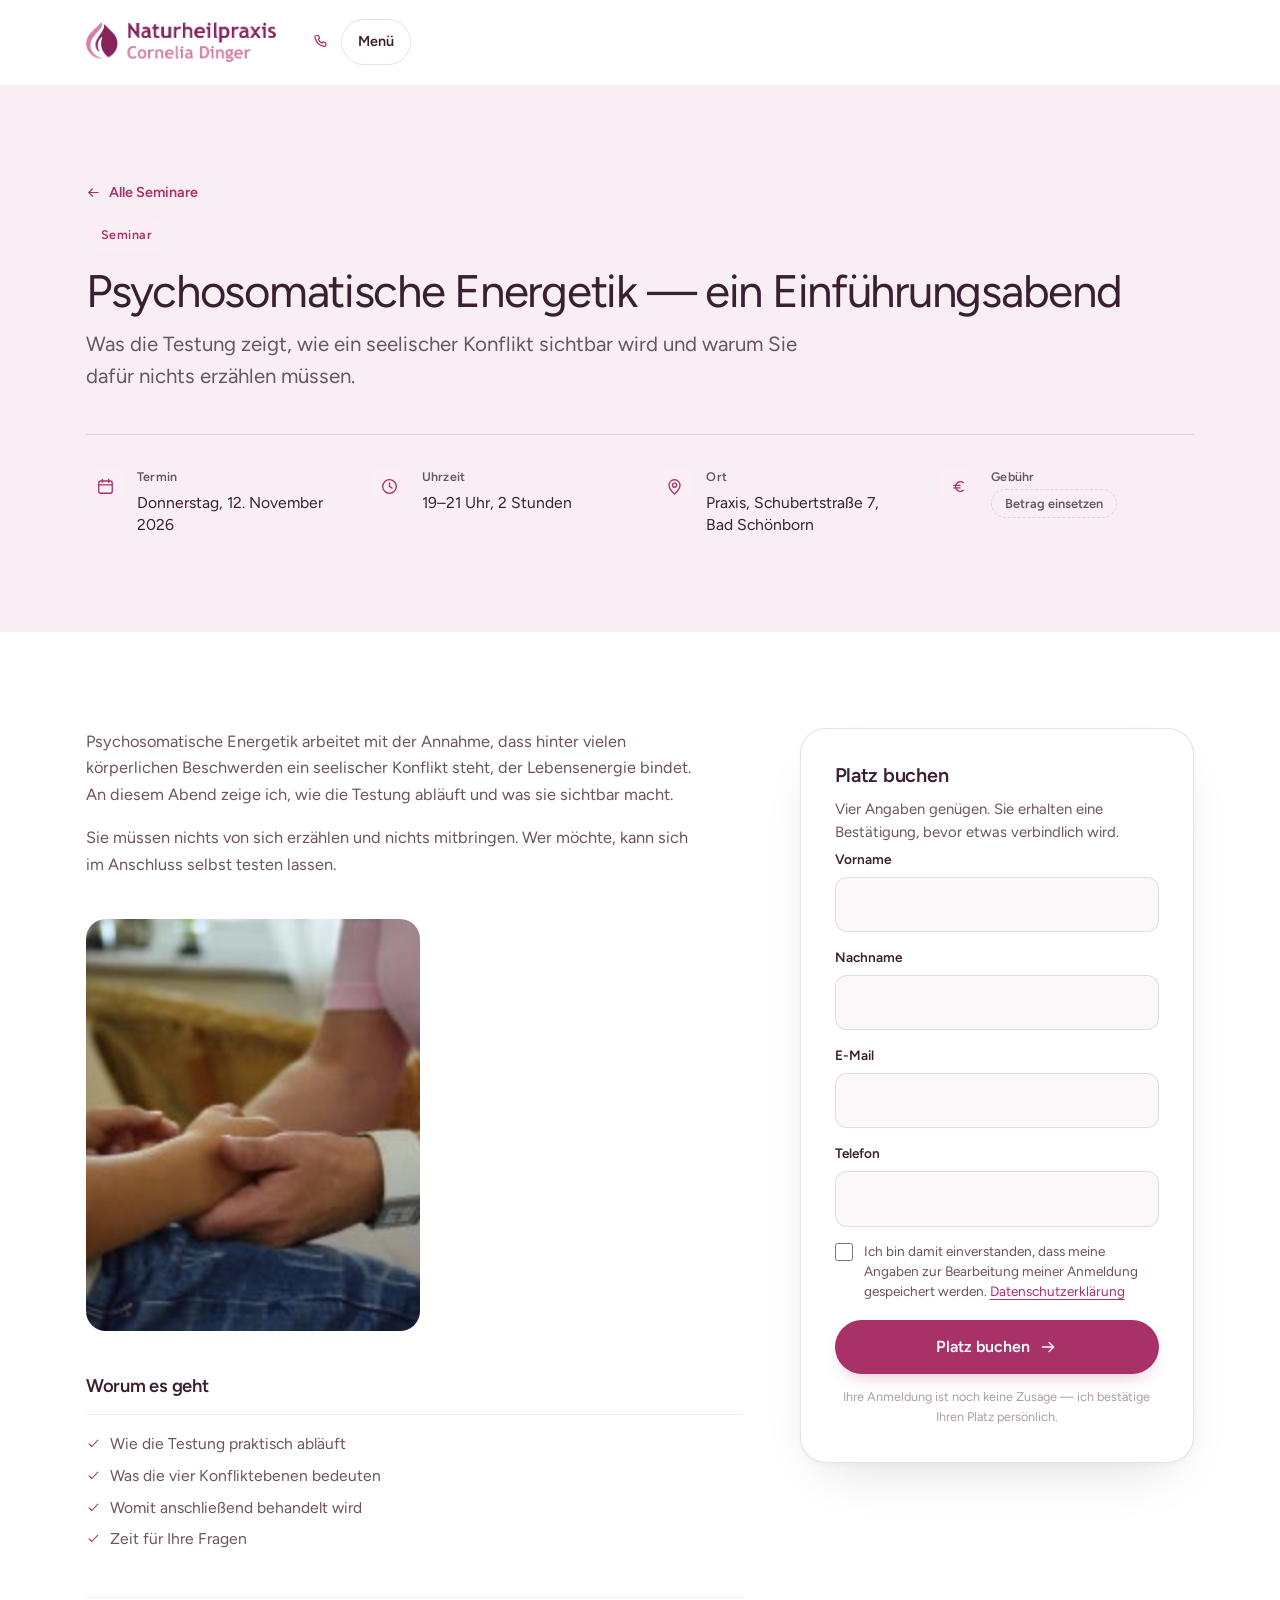
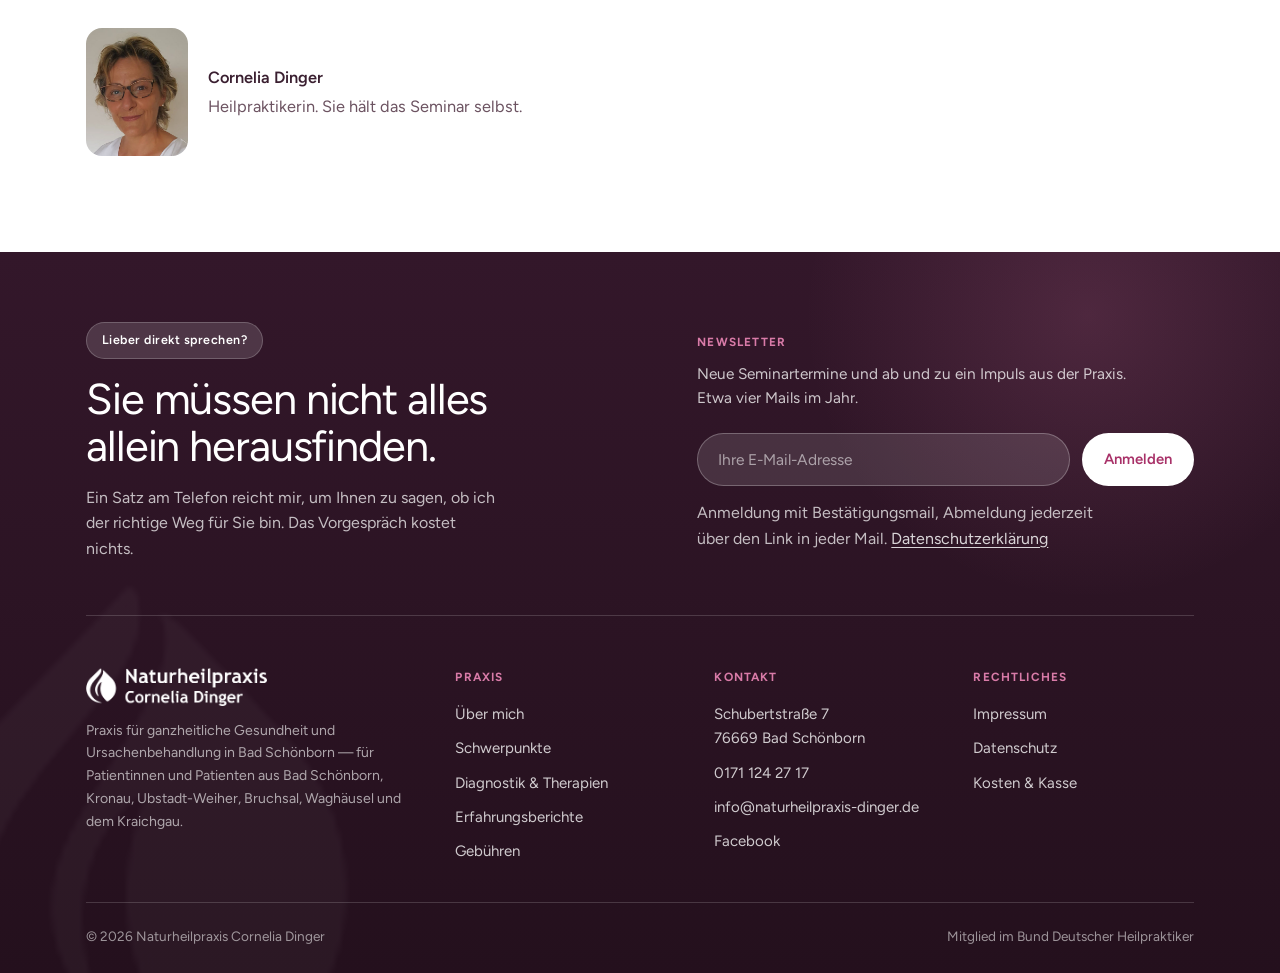
<file: seminar-pse-einfuehrung.htm>
<!doctype html>
<html lang="de">
<meta charset="utf-8">

<title>Psychosomatische Energetik | Naturheilpraxis Cornelia Dinger</title>

<!-- Figtree is self-hosted. The Google Fonts CDN transmits the visitor's IP to
     Google on every page view, which LG München I (3 O 17493/20, 20 Jan 2022)
     held to be a GDPR violation without consent — not a risk worth carrying on
     a German practice site. Files are the same variable woff2 Google serves,
     under the SIL Open Font License; see assets/fonts/OFL.txt.
     crossorigin is required on a font preload even same-origin, because fonts
     are always fetched in CORS mode. -->
<link rel="preload" href="assets/fonts/figtree-latin.woff2" as="font" type="font/woff2" crossorigin>

<link rel="stylesheet" href="site.css?v=97590e80">
<svg width="0" height="0" style="position:absolute" aria-hidden="true" focusable="false">
  <symbol id="i-check" viewBox="0 0 24 24"><path d="m5 12.6 4.2 4.2L19 6.6"/></symbol>
  <symbol id="i-phone" viewBox="0 0 24 24"><path d="M6.2 3.5h3l1.5 3.8-2 1.4a11.3 11.3 0 0 0 5.6 5.6l1.4-2 3.8 1.5v3a2 2 0 0 1-2.2 2A16.5 16.5 0 0 1 4.2 5.7a2 2 0 0 1 2-2.2Z"/></symbol>
  <symbol id="i-mail" viewBox="0 0 24 24"><rect x="3" y="5.5" width="18" height="13" rx="2.5"/><path d="m4 7.5 8 5.5 8-5.5"/></symbol>
  <symbol id="i-clock" viewBox="0 0 24 24"><circle cx="12" cy="12" r="8.6"/><path d="M12 7.4V12l3.2 2"/></symbol>
  <symbol id="i-pin" viewBox="0 0 24 24"><path d="M12 21.5s7-6.1 7-11a7 7 0 1 0-14 0c0 4.9 7 11 7 11Z"/><circle cx="12" cy="10.3" r="2.6"/></symbol>
  <symbol id="i-calendar" viewBox="0 0 24 24"><rect x="3.5" y="5" width="17" height="15.5" rx="2.5"/><path d="M3.5 10h17M8 3.2v3.4M16 3.2v3.4"/></symbol>
  <symbol id="i-euro" viewBox="0 0 24 24"><path d="M16.8 7.3a6 6 0 1 0 0 9.4"/><path d="M4.8 10.6h8M4.8 13.8h8"/></symbol>
  <symbol id="i-portrait" viewBox="0 0 24 24"><rect x="3.5" y="3.5" width="17" height="17" rx="3"/><circle cx="12" cy="10" r="2.9"/><path d="M6.6 19.2a5.6 5.6 0 0 1 10.8 0"/></symbol>
  <symbol id="i-arrow" viewBox="0 0 24 24"><path d="M4.5 12h15"/><path d="m13.5 6 6 6-6 6"/></symbol>
  <symbol id="i-lab" viewBox="0 0 24 24"><path d="M9 3h6M10 3v6.4L5.7 17a2.3 2.3 0 0 0 2 3.4h8.6a2.3 2.3 0 0 0 2-3.4L14 9.4V3"/><path d="M7.6 14.4h8.8"/></symbol>
  <symbol id="i-heart" viewBox="0 0 24 24"><path d="M12 20.4S3.8 15.4 3.8 9.9A4.6 4.6 0 0 1 12 7a4.6 4.6 0 0 1 8.2 2.9c0 5.5-8.2 10.5-8.2 10.5Z"/></symbol>
  <symbol id="i-arrow-ne" viewBox="0 0 24 24"><path d="M7 17 17 7"/><path d="M8.5 7H17v8.5"/></symbol>
  <symbol id="i-child" viewBox="0 0 24 24"><circle cx="12" cy="7" r="3.2"/><path d="M6.6 20.6c0-3.6 2.4-6.3 5.4-6.3s5.4 2.7 5.4 6.3"/></symbol>
  <symbol id="i-leaf" viewBox="0 0 24 24"><path d="M20 4c0 8.4-4.6 13.1-11 13.1-1.6 0-3-.3-4.2-.9C4.8 9.8 9.6 4.6 20 4Z"/><path d="M5 20c1.6-4.4 4.4-7.6 8.6-9.7"/></symbol>
  <symbol id="i-scale" viewBox="0 0 24 24"><circle cx="12" cy="12" r="8.6"/><path d="M12 12 8.6 8.2"/><path d="M12 3.4v1.6M20.6 12H19M12 20.6V19M3.4 12H5"/></symbol>
  <symbol id="i-droplet" viewBox="0 0 24 24"><path d="M12 2.6s6.6 7 6.6 11.6a6.6 6.6 0 0 1-13.2 0C5.4 9.6 12 2.6 12 2.6Z"/></symbol>
  <symbol id="i-shield" viewBox="0 0 24 24"><path d="M12 3l7 2.6v5.6c0 4.4-2.9 8-7 9.8-4.1-1.8-7-5.4-7-9.8V5.6L12 3Z"/></symbol>
  <symbol id="i-badge" viewBox="0 0 24 24"><circle cx="12" cy="9.5" r="5.8"/><path d="M8.4 14.3 7 21l5-2.4L17 21l-1.4-6.7"/></symbol>
</svg>

<header class="bar" id="bar">
  <div class="wrap bar__in">
    <a class="brand" href="#top" aria-label="Naturheilpraxis Cornelia Dinger — Startseite">
      <img src="assets/clean/logo.png" alt="Naturheilpraxis Cornelia Dinger" width="404" height="85">
    </a>
    <nav class="nav" aria-label="Hauptnavigation">
      <a href="#schwerpunkte">Schwerpunkte</a>
      <a href="#ablauf">Ablauf</a>
      <a href="#praxis">Über mich</a>
      <a href="#stimmen">Erfahrungen</a>
      <a href="seminare.htm">Seminare</a>
      <a href="#kosten">Kosten</a>
      <a href="#kontakt">Kontakt</a>
    </nav>
    <div class="bar__cta">
      <a class="bar__tel" href="tel:+491711242717"><svg class="ico"><use href="#i-phone"/></svg><span>0171 124 27 17</span></a>
      <a class="btn btn--primary btn--sm" href="#kontakt">Vorgespräch anfragen</a>
      <button class="burger" id="burger" aria-expanded="false" aria-controls="sheet">Menü</button>
    </div>
  </div>
</header>

<div class="sheet" id="sheet">
  <a href="#schwerpunkte">Schwerpunkte</a>
  <a href="#ablauf">Ablauf</a>
  <a href="#praxis">Über mich</a>
  <a href="#stimmen">Erfahrungen</a><a href="seminare.htm">Seminare</a>
  <a href="#kosten">Kosten &amp; Kasse</a>
  <a href="#kontakt">Kontakt &amp; Anfahrt</a>
</div>

<main>
  <section class="section tint-2 semhead">
    <div class="wrap stack" style="gap:14px">
      <a class="semback" href="seminare.htm"><svg class="ico"><use href="#i-arrow"/></svg>Alle Seminare</a>
      <span class="eyebrow">Seminar</span>
      <h1>Psychosomatische Energetik — ein Einführungsabend</h1>
      <p class="lede">Was die Testung zeigt, wie ein seelischer Konflikt sichtbar wird und warum Sie dafür nichts erzählen müssen.</p>
      <dl class="semfacts">
        <div><span class="semfact__ico"><svg class="ico"><use href="#i-calendar"/></svg></span>
          <span class="semfact__t"><dt>Termin</dt><dd>Donnerstag, 12. November 2026</dd></span></div>
        <div><span class="semfact__ico"><svg class="ico"><use href="#i-clock"/></svg></span>
          <span class="semfact__t"><dt>Uhrzeit</dt><dd>19–21 Uhr, 2 Stunden</dd></span></div>
        <div><span class="semfact__ico"><svg class="ico"><use href="#i-pin"/></svg></span>
          <span class="semfact__t"><dt>Ort</dt><dd>Praxis, Schubertstraße 7, Bad Schönborn</dd></span></div>
        <div><span class="semfact__ico"><svg class="ico"><use href="#i-euro"/></svg></span>
          <span class="semfact__t"><dt>Gebühr</dt><dd><span class="price--slot">Betrag einsetzen</span></dd></span></div>
      </dl>
    </div>
  </section>

  <section class="section">
    <div class="wrap semdetail">
      <div class="semdetail__text">
          <p>Psychosomatische Energetik arbeitet mit der Annahme, dass hinter vielen körperlichen Beschwerden ein seelischer Konflikt steht, der Lebensenergie bindet. An diesem Abend zeige ich, wie die Testung abläuft und was sie sichtbar macht.</p>
          <p>Sie müssen nichts von sich erzählen und nichts mitbringen. Wer möchte, kann sich im Anschluss selbst testen lassen.</p>
        <figure class="semshot" style="--shot:334px">
          <img src="assets/clean/1021.jpg" alt="Hände der Heilpraktikerin bei der Testung am Arm" width="167" height="206" loading="lazy" decoding="async">
        </figure>
        <h3>Worum es geht</h3>
        <ul class="incl semincl">
            <li><svg class="ico"><use href="#i-check"/></svg>Wie die Testung praktisch abläuft</li>
            <li><svg class="ico"><use href="#i-check"/></svg>Was die vier Konfliktebenen bedeuten</li>
            <li><svg class="ico"><use href="#i-check"/></svg>Womit anschließend behandelt wird</li>
            <li><svg class="ico"><use href="#i-check"/></svg>Zeit für Ihre Fragen</li>
        </ul>

        <div class="semteacher">
          <figure class="sem__portrait semportrait--inline">
            <img src="assets/clean/cornelia.jpg" alt="Cornelia Dinger, Heilpraktikerin" width="392" height="482" loading="lazy" decoding="async">
          </figure>
          <p class="semteacher__t"><b>Cornelia Dinger</b>Heilpraktikerin. Sie hält das Seminar selbst.</p>
        </div>
      </div>

      <form class="panel sembook" id="booking">
        <div class="fbody">
          <h3>Platz buchen</h3>
          <p class="sembook__lead">Vier Angaben genügen. Sie erhalten eine Bestätigung,
            bevor etwas verbindlich wird.</p>
          <div class="field"><label for="b-first">Vorname</label><input id="b-first" name="firstname" type="text" autocomplete="given-name" required></div>
          <div class="field"><label for="b-last">Nachname</label><input id="b-last" name="lastname" type="text" autocomplete="family-name" required></div>
          <div class="field"><label for="b-mail">E-Mail</label><input id="b-mail" name="email" type="email" autocomplete="email" required></div>
          <div class="field"><label for="b-tel">Telefon</label><input id="b-tel" name="tel" type="tel" autocomplete="tel" required></div>
          <label class="check">
            <input type="checkbox" name="consent" required>
            <span>Ich bin damit einverstanden, dass meine Angaben zur Bearbeitung meiner Anmeldung gespeichert werden. <a href="datenschutz.htm">Datenschutzerklärung</a></span>
          </label>
          <button class="btn btn--primary" type="submit" style="width:100%">Platz buchen <svg class="ico"><use href="#i-arrow"/></svg></button>
          <p class="appt__foot">Ihre Anmeldung ist noch keine Zusage — ich bestätige Ihren Platz persönlich.</p>
        </div>
        <div class="sent" role="status">
          <svg class="ico"><use href="#i-check"/></svg>
          <h3 style="font-size:1.3rem">Vielen Dank für Ihre Anmeldung.</h3>
          <p style="color:var(--body)">Ich melde mich persönlich bei Ihnen und bestätige Ihren Platz. Wenn es dringend ist, erreichen Sie mich unter <a href="tel:+491711242717">0171 124 27 17</a>.</p>
          <p class="appt__foot">Entwurf: im Livebetrieb an das Praxis-Postfach angebunden.</p>
        </div>
      </form>
    </div>
  </section>
</main>

<footer class="foot">
  <img class="foot__mark" src="assets/clean/mark.png" alt="" aria-hidden="true" width="560" height="580" loading="lazy" decoding="async">
  <div class="wrap">
    <div class="footcta">
      <div>
        <span class="eyebrow">Lieber direkt sprechen?</span>
        <h2>Sie müssen nicht alles<br>allein herausfinden.</h2>
        <p>Ein Satz am Telefon reicht mir, um Ihnen zu sagen, ob ich der richtige Weg für Sie bin. Das Vorgespräch kostet nichts.</p>
      </div>
      <form class="news" id="news">
        <div class="fbody">
          <div class="news__t">
            <h4>Newsletter</h4>
            <p>Neue Seminartermine und ab und zu ein Impuls aus der Praxis. Etwa vier Mails im Jahr.</p>
          </div>
          <div class="news__f">
            <label class="vh" for="n-mail">E-Mail-Adresse</label>
            <input id="n-mail" name="email" type="email" autocomplete="email" placeholder="Ihre E-Mail-Adresse" required>
            <button class="btn btn--primary btn--sm" type="submit">Anmelden</button>
          </div>
          <p class="news__note">
            Anmeldung mit Bestätigungsmail, Abmeldung jederzeit über den Link in jeder Mail.
            <a href="datenschutz.htm">Datenschutzerklärung</a>
          </p>
        </div>
        <div class="sent" role="status">
          <svg class="ico"><use href="#i-check"/></svg>
          <p>Fast geschafft — bitte bestätigen Sie die Anmeldung über den Link in der Mail.</p>
          <p class="news__note">Entwurf: im Livebetrieb an den Verteiler angebunden.</p>
        </div>
      </form>
    </div>

    <div class="foot__grid">
      <div>
        <img class="foot__logo" src="assets/clean/logo.png" alt="Naturheilpraxis Cornelia Dinger" width="404" height="85">
        <p class="foot__note">Praxis für ganzheitliche Gesundheit und Ursachenbehandlung in Bad Schönborn — für Patientinnen und Patienten aus Bad Schönborn, Kronau, Ubstadt-Weiher, Bruchsal, Waghäusel und dem Kraichgau.</p>
      </div>
      <div>
        <h4>Praxis</h4>
        <ul>
          <li><a href="praxis.htm">Über mich</a></li>
          <li><a href="#schwerpunkte">Schwerpunkte</a></li>
          <li><a href="#methoden">Diagnostik &amp; Therapien</a></li>
          <li><a href="patientenstimmen.htm">Erfahrungsberichte</a></li>
          <li><a href="gebuehren.htm">Gebühren</a></li>
        </ul>
      </div>
      <div>
        <h4>Kontakt</h4>
        <ul>
          <li>Schubertstraße 7<br>76669 Bad Schönborn</li>
          <li><a href="tel:+491711242717">0171 124 27 17</a></li>
          <li><a href="mailto:info@naturheilpraxis-dinger.de">info@naturheilpraxis-dinger.de</a></li>
          <li><a href="https://de-de.facebook.com/pg/NaturheilpraxisDinger" target="_blank" rel="noopener">Facebook</a></li>
        </ul>
      </div>
      <div>
        <h4>Rechtliches</h4>
        <ul>
          <li><a href="impressum.htm">Impressum</a></li>
          <li><a href="datenschutz.htm">Datenschutz</a></li>
          <li><a href="#kosten">Kosten &amp; Kasse</a></li>
        </ul>
      </div>
    </div>
    <div class="foot__bar">
      <span>© 2026 Naturheilpraxis Cornelia Dinger</span>
      <span>Mitglied im Bund Deutscher Heilpraktiker</span>
    </div>
  </div>
</footer>

<script>
(function(){
  var bar = document.getElementById('bar');
  var cue = document.getElementById('scrollcue');
  var onScroll = function(){
    bar.classList.toggle('is-stuck', window.scrollY > 8);
    if (cue) cue.classList.toggle('is-gone', window.scrollY > 90);
  };
  onScroll(); window.addEventListener('scroll', onScroll, {passive:true});

  var burger = document.getElementById('burger'), sheet = document.getElementById('sheet');
  burger.addEventListener('click', function(){
    var open = sheet.hasAttribute('open');
    if (open) sheet.removeAttribute('open'); else sheet.setAttribute('open','');
    burger.setAttribute('aria-expanded', String(!open));
    burger.textContent = open ? 'Menü' : 'Schließen';
    document.body.style.overflow = open ? '' : 'hidden';
  });
  sheet.addEventListener('click', function(e){
    if (e.target.tagName === 'A') {
      sheet.removeAttribute('open');
      burger.setAttribute('aria-expanded','false');
      burger.textContent = 'Menü';
      document.body.style.overflow = '';
    }
  });

  document.addEventListener('click', function(e){
    var a = e.target.closest('a[href^="#"]');
    if (!a) return;
    var id = a.getAttribute('href');
    if (id === '#' || id.length < 2) return;
    var t = document.querySelector(id);
    if (!t) return;
    e.preventDefault();
    window.scrollTo({top: t.getBoundingClientRect().top + window.scrollY - 96, behavior:'smooth'});
  });

  // Services slider: arrows page by one card. Native smooth scrolling runs on
  // the compositor and cooperates with scroll-snap; driving scrollLeft frame by
  // frame instead makes the snap engine re-snap mid-animation, which stutters.
  var sl = document.getElementById('slider');
  if (sl) {
    var prev = document.getElementById('sprev'), next = document.getElementById('snext');
    var step = function(){
      var card = sl.querySelector('.scard');
      var gap = parseFloat(getComputedStyle(sl).columnGap) || 0;
      return card ? card.getBoundingClientRect().width + gap : sl.clientWidth * 0.8;
    };
    var ease = function(){
      return matchMedia('(prefers-reduced-motion: reduce)').matches ? 'auto' : 'smooth';
    };
    var sync = function(){
      prev.disabled = sl.scrollLeft <= 2;
      next.disabled = sl.scrollLeft >= sl.scrollWidth - sl.clientWidth - 2;
    };
    prev.addEventListener('click', function(){ sl.scrollBy({left:-step(), behavior:ease()}); });
    next.addEventListener('click', function(){ sl.scrollBy({left: step(), behavior:ease()}); });
    sl.addEventListener('scroll', sync, {passive:true});
    addEventListener('resize', sync);
    sync();
  }

  // Voice wall: the cards sit inside the 90svh sticky stage (so overflow:hidden
  // on it really clips them) and are moved by scroll position instead of flow.
  // The runway height is set from the measured travel, so it scrolls ~1:1.
  var vw = document.getElementById('vwall');
  var vwCards = document.getElementById('vwcards');
  if (vw && vwCards) {
    var vwStage = vw.querySelector('.vwall__stage');
    var vwLeft  = vw.querySelector('.vwall__l');
    var stageH = 0, travel = 0, ticking = false;

    var pinned = function(){ return getComputedStyle(vwStage).position === 'sticky'; };

    var measure = function(){
      if (!pinned()) {                       // mobile: hand it back to the browser
        vw.style.height = '';
        vwCards.style.transform = '';
        stageH = travel = 0;
        return;
      }
      vwCards.style.transform = '';          // measure at rest
      stageH = vwStage.offsetHeight;

      // Stop when the last card's bottom is level with the bottom of the
      // headline block, not when the column has cleared the window. The
      // headline is vertically centred, so this is measured, not assumed.
      var endOffset = vwLeft.getBoundingClientRect().bottom - vwStage.getBoundingClientRect().top;
      travel = vwCards.offsetHeight + stageH - endOffset;
      if (travel < 1) travel = vwCards.offsetHeight;   // guard: very short column

      vw.style.height = (stageH + travel) + 'px';
      draw();
    };

    var draw = function(){
      ticking = false;
      if (!travel) return;
      var p = -vw.getBoundingClientRect().top / travel;
      p = p < 0 ? 0 : p > 1 ? 1 : p;
      vwCards.style.transform = 'translate3d(0,' + (stageH - p * travel) + 'px,0)';
    };

    var onScroll = function(){ if (!ticking) { ticking = true; requestAnimationFrame(draw); } };
    addEventListener('scroll', onScroll, {passive:true});
    addEventListener('resize', measure);
    if (document.fonts && document.fonts.ready) document.fonts.ready.then(measure);
    measure();
  }

  // Contact form: validate required fields, then swap to the thank-you panel.
  // Same handler serves the seminar booking form on the seminar pages.
  [['form',['f-name','f-mail']],['booking',['b-first','b-last','b-mail','b-tel']],['news',['n-mail']]].forEach(function(pair){
    var el = document.getElementById(pair[0]);
    if (!el) return;
    el.addEventListener('submit', function(e){
      e.preventDefault();
      var missing = false;
      pair[1].forEach(function(id){
        var f = document.getElementById(id);
        if (f && !f.value.trim()) { f.style.borderColor = 'var(--accent)'; missing = true; }
      });
      var c = el.querySelector('input[name="consent"]');
      if (c && !c.checked) { missing = true; c.focus(); }
      if (missing) return;
      el.classList.add('is-sent');
      el.scrollIntoView({behavior:'smooth', block:'center'});
    });
  });

  // Statement: types itself in word by word the first time it is scrolled to.
  // The split happens here rather than in the markup so the sentence stays
  // plain text — if this never runs, it is simply there, unanimated. Recursing
  // into elements keeps <em>woher</em> and its accent colour intact.
  var st = document.querySelector('.statement');
  if (st && 'IntersectionObserver' in window &&
      !matchMedia('(prefers-reduced-motion: reduce)').matches) {
    var n = 0;
    var split = function(node){
      [].slice.call(node.childNodes).forEach(function(kid){
        if (kid.nodeType === 3) {
          var frag = document.createDocumentFragment();
          kid.nodeValue.split(/(\s+)/).forEach(function(part){
            if (!part) return;
            if (/^\s+$/.test(part)) { frag.appendChild(document.createTextNode(part)); return; }
            var w = document.createElement('span');
            w.className = 'w';
            w.textContent = part;
            w.style.animationDelay = (n++ * 45) + 'ms';
            frag.appendChild(w);
          });
          node.replaceChild(frag, kid);
        } else if (kid.nodeType === 1) {
          split(kid);
        }
      });
    };
    split(st);
    st.classList.add('is-armed');
    // Fires ~180px before the statement reaches the viewport, so the armed
    // (hidden) state is never on screen and the cascade reads from its start.
    var stIO = new IntersectionObserver(function(es){
      if (!es[0].isIntersecting) return;
      st.classList.add('is-typing');
      stIO.disconnect();
    }, {rootMargin: '0px 0px 180px 0px'});
    stIO.observe(st);
  }


  // The timeline draws itself as it is scrolled to: each era's node appears and
  // its segment of the spine draws down toward the next. Arming happens here
  // rather than in the markup so that without this script — or under reduced
  // motion — the timeline is simply present and fully drawn.
  var pathEl = document.querySelector('.path');
  if (pathEl && 'IntersectionObserver' in window &&
      !matchMedia('(prefers-reduced-motion: reduce)').matches) {
    pathEl.classList.add('path--armed');
    var pathIO = new IntersectionObserver(function(entries){
      entries.forEach(function(en){
        if (!en.isIntersecting) return;
        en.target.classList.add('is-in');
        pathIO.unobserve(en.target);          // one-shot per era
      });
    }, {rootMargin: '0px 0px -15% 0px'});
    [].slice.call(pathEl.querySelectorAll('.path__era')).forEach(function(era){
      pathIO.observe(era);
    });
  }


  // A 15s looping background is exactly what prefers-reduced-motion is for, and
  // CSS cannot pause a video — so it is paused here and left showing a still
  // frame instead.
  var heroVid = document.querySelector('.hero__vid');
  if (heroVid && matchMedia('(prefers-reduced-motion: reduce)').matches) {
    heroVid.autoplay = false;
    heroVid.removeAttribute('autoplay');
    heroVid.pause();
    try { heroVid.currentTime = 0; } catch (e) {}
  }

})();
</script>
</file>
<file: site.css>
/* ==========================================================================
   Naturheilpraxis Cornelia Dinger — shared stylesheet.

   This lives at the project root, NOT in assets/, on purpose: relative URLs in
   a stylesheet resolve against the stylesheet's own location, so keeping it
   here means the font paths below keep working untouched. (Do not write a
   literal url followed by an assets path in prose here — build-inline.py reads
   these as real references and will go looking for the file.)

   It was inline in index.html until the site gained more than one page. Four
   pages cannot each carry their own copy of the tokens — one change would mean
   four edits and guaranteed drift.
   ========================================================================== */
/* ==========================================================================
   FONT — Figtree, self-hosted, variable (300-900) so five used weights and one
   italic come from two files instead of six. unicode-range keeps latin-ext off
   the wire unless a character needs it; German umlauts and the typographic
   quotes and dashes this page uses all sit inside the latin subset.
   ========================================================================== */
@font-face{
  font-family:'Figtree';font-style:normal;font-weight:300 900;font-display:swap;
  src:url(assets/fonts/figtree-latin.woff2) format('woff2');
  unicode-range:U+0000-00FF,U+0131,U+0152-0153,U+02BB-02BC,U+02C6,U+02DA,U+02DC,U+0304,U+0308,U+0329,U+2000-206F,U+20AC,U+2122,U+2191,U+2193,U+2212,U+2215,U+FEFF,U+FFFD;
}
@font-face{
  font-family:'Figtree';font-style:normal;font-weight:300 900;font-display:swap;
  src:url(assets/fonts/figtree-latin-ext.woff2) format('woff2');
  unicode-range:U+0100-02BA,U+02BD-02C5,U+02C7-02CC,U+02CE-02D7,U+02DD-02FF,U+0304,U+0308,U+0329,U+1D00-1DBF,U+1E00-1E9F,U+1EF2-1EFF,U+2020,U+20A0-20AB,U+20AD-20C0,U+2113,U+2C60-2C7F,U+A720-A7FF;
}
@font-face{
  font-family:'Figtree';font-style:italic;font-weight:300 900;font-display:swap;
  src:url(assets/fonts/figtree-italic-latin.woff2) format('woff2');
  unicode-range:U+0000-00FF,U+0131,U+0152-0153,U+02BB-02BC,U+02C6,U+02DA,U+02DC,U+0304,U+0308,U+0329,U+2000-206F,U+20AC,U+2122,U+2191,U+2193,U+2212,U+2215,U+FEFF,U+FFFD;
}
@font-face{
  font-family:'Figtree';font-style:italic;font-weight:300 900;font-display:swap;
  src:url(assets/fonts/figtree-italic-latin-ext.woff2) format('woff2');
  unicode-range:U+0100-02BA,U+02BD-02C5,U+02C7-02CC,U+02CE-02D7,U+02DD-02FF,U+0304,U+0308,U+0329,U+1D00-1DBF,U+1E00-1E9F,U+1EF2-1EFF,U+2020,U+20A0-20AB,U+20AD-20C0,U+2113,U+2C60-2C7F,U+A720-A7FF;
}

/* ==========================================================================
   TOKENS
   Everything below is derived from one hue. --ink is a deep plum, never
   near-black; every wash and hairline is that plum at low alpha, which is
   what holds the page together as a single light system.
   ========================================================================== */
:root{
  --canvas:#FFFFFF;
  --wash-1:#FCF8FA;                      /* plum @ ~2% */
  --wash-2:#F7EFF3;                      /* plum @ ~5% */
  --wash-3:#F1E3EB;                      /* plum @ ~9% */
  --hairline:rgba(58,31,48,.13);
  --hairline-soft:rgba(58,31,48,.07);

  --ink:#3A1F30;                          /* deep plum — the "navy" role */
  --body:#6C5361;
  --muted:#93808B;
  --faint:#AE9CA6;

  --accent:#A83168;                       /* primary voltage: CTAs, links */
  --accent-hover:#8E2455;
  --accent-wash:#FBEFF5;
  --bright:#D97BA8;                       /* second accent, from the logo */
  --on-accent:#FFFFFF;

  --r-sm:12px; --r-md:16px; --r-lg:20px; --r-xl:26px; --r-pill:999px;

  --shadow-card:0 1px 2px rgba(58,31,48,.03), 0 10px 30px -16px rgba(58,31,48,.13);
  --shadow-panel:0 2px 6px rgba(58,31,48,.04), 0 24px 56px -28px rgba(58,31,48,.20);
  --shadow-cta:0 8px 20px -10px rgba(168,49,104,.45);

  --measure:1200px;
  --gutter:clamp(20px,5vw,46px);
  --sect:clamp(62px,7.5vw,112px);

  --f:"Figtree","Helvetica Neue",Arial,sans-serif;

  /* Built-in easings are too weak to read as intentional. */
  --ease-out:cubic-bezier(.23,1,.32,1);
  --ease-in-out:cubic-bezier(.77,0,.175,1);

  color-scheme:light;
  interpolate-size:allow-keywords;   /* lets the FAQ animate to height:auto */   /* light-only by design — no dark variant */
}
/* ==========================================================================
   BASE — big sizes, light weights, generous leading
   ========================================================================== */
*,*::before,*::after{box-sizing:border-box}
/* The slider breaks out full-bleed with 50vw, and vw counts a classic
   scrollbar while % does not, so the root could be panned sideways by the
   scrollbar's width. clip, never hidden: hidden makes the root a scroll
   container and kills position:sticky everywhere. */
html{overflow-x:clip}
body{
  margin:0;background:var(--canvas);color:var(--ink);
  font-family:var(--f);font-size:17px;font-weight:400;line-height:1.62;
  -webkit-font-smoothing:antialiased;
  /* clip, not hidden: hidden makes body a scroll container, which disables
     position:sticky in its descendants. clip suppresses overflow without one. */
  overflow-x:clip;
}
h1,h2,h3,h4{margin:0;text-wrap:balance;font-family:var(--f)}
h1{font-size:clamp(2.55rem,5.6vw,4.25rem);font-weight:400;line-height:1.03;letter-spacing:-.032em}
h2{font-size:clamp(1.85rem,3.5vw,2.7rem);font-weight:400;line-height:1.1;letter-spacing:-.026em}
h3{font-size:1.3rem;font-weight:600;line-height:1.28;letter-spacing:-.014em}
p{margin:0}
a{color:var(--accent);text-decoration-thickness:1px;text-underline-offset:3px}
img{max-width:100%;display:block}
:focus-visible{outline:2.5px solid var(--accent);outline-offset:3px;border-radius:6px}

.wrap{max-width:var(--measure);margin-inline:auto;padding-inline:var(--gutter)}
.section{padding-block:var(--sect)}
.tint{background:var(--wash-1)}
.tint-2{background:var(--wash-2)}
.stack{display:flex;flex-direction:column}
.lede{font-size:clamp(1.08rem,1.6vw,1.3rem);font-weight:400;color:var(--body);max-width:56ch;line-height:1.55}

.eyebrow{
  display:inline-flex;align-items:center;align-self:flex-start;
  font-size:.78rem;font-weight:600;letter-spacing:.04em;color:var(--accent);
  background:var(--accent-wash);border-radius:var(--r-pill);padding:7px 15px;
}
.ico{width:1em;height:1em;flex:none;fill:none;stroke:currentColor;stroke-width:1.7;stroke-linecap:round;stroke-linejoin:round}

.btn{
  display:inline-flex;align-items:center;justify-content:center;gap:9px;
  font-family:var(--f);font-size:1rem;font-weight:600;line-height:1;
  padding:17px 28px;border-radius:var(--r-pill);border:1.5px solid transparent;
  cursor:pointer;text-decoration:none;
  transition:transform .16s var(--ease-out),background .16s var(--ease-out),
             box-shadow .16s var(--ease-out),border-color .16s var(--ease-out);
}
.btn--primary{background:var(--accent);color:var(--on-accent);box-shadow:var(--shadow-cta)}
.btn--ghost{background:var(--canvas);color:var(--ink);border-color:var(--hairline)}
@media (hover:hover) and (pointer:fine){
  .btn--primary:hover{background:var(--accent-hover);transform:translateY(-2px)}
  .btn--ghost:hover{border-color:var(--accent);color:var(--accent);transform:translateY(-2px)}
}
/* after the hover rules so a press always wins over a hover lift */
.btn:active{transform:scale(.97)}
.btn--sm{padding:12px 21px;font-size:.93rem}
.btn .ico{width:18px;height:18px}

/* ==========================================================================
   HEADER
   ========================================================================== */
.bar{
  position:sticky;top:0;z-index:60;background:transparent;
  border-bottom:1px solid transparent;
  transition:background .3s var(--ease-out),border-color .3s var(--ease-out);
}
.bar.is-stuck{
  background:color-mix(in srgb,var(--canvas) 88%,transparent);
  backdrop-filter:saturate(160%) blur(16px);
  border-bottom-color:var(--hairline-soft);
}
/* Over a dark hero the header is transparent with white marks — but only
   where such a hero exists. The seminar detail pages open on a light band, and
   these rules left their nav white on white until the first scroll. */
html:has(.hero,.semhero) .bar:not(.is-stuck) .brand img{filter:brightness(0) invert(1)}
html:has(.hero,.semhero) .bar:not(.is-stuck) .nav a{color:rgba(255,255,255,.88)}
html:has(.hero,.semhero) .bar:not(.is-stuck) .nav a:hover{color:#fff;border-bottom-color:#fff}
html:has(.hero,.semhero) .bar:not(.is-stuck) .bar__tel,html:has(.hero,.semhero) .bar:not(.is-stuck) .bar__tel .ico{color:#fff}
html:has(.hero,.semhero) .bar:not(.is-stuck) .btn--primary{background:#fff;color:var(--accent);box-shadow:none}
html:has(.hero,.semhero) .bar:not(.is-stuck) .btn--primary:hover{background:var(--wash-2)}
html:has(.hero,.semhero) .bar:not(.is-stuck) .burger{border-color:rgba(255,255,255,.45);color:#fff}
.bar__in{display:flex;align-items:center;gap:clamp(14px,3vw,36px);height:84px}
.brand{flex:none;display:block}
.brand img{height:40px;width:auto}
.nav{display:flex;gap:clamp(10px,1.7vw,28px);margin-left:auto}
.nav a{
  color:var(--body);text-decoration:none;font-size:.96rem;font-weight:500;white-space:nowrap;
  padding:8px 0;border-bottom:2px solid transparent;transition:color .16s var(--ease-out),border-color .16s var(--ease-out);
}
.nav a:hover{color:var(--accent);border-bottom-color:var(--accent)}
.bar__cta{display:flex;align-items:center;gap:12px;flex:none}
.bar__tel{display:inline-flex;align-items:center;gap:7px;font-weight:600;font-size:.95rem;color:var(--ink);text-decoration:none;white-space:nowrap}
.bar__tel .ico{width:17px;height:17px;color:var(--accent)}
.burger{display:none;background:none;border:1.5px solid var(--hairline);border-radius:var(--r-pill);padding:10px 16px;color:var(--ink);font:inherit;font-size:.9rem;font-weight:600;cursor:pointer;align-items:center}
.sheet{display:none}
.sheet[open]{display:block;position:fixed;inset:84px 0 0;z-index:55;background:var(--canvas);padding:22px var(--gutter) 40px;overflow-y:auto}
.sheet a{display:block;padding:16px 0;border-bottom:1px solid var(--hairline-soft);color:var(--ink);text-decoration:none;font-size:1.2rem;font-weight:500}

/* ==========================================================================
   HERO — full-bleed photograph, plum gradient veil, booking card on the right
   (Clireo's hero composition, remapped to the practice's own hue)
   ========================================================================== */
.hero{
  position:relative;isolation:isolate;overflow:hidden;display:flex;align-items:center;
  min-height:100vh;
  min-height:100svh;                   /* svh: no jump when mobile chrome hides */
  margin-top:-84px;padding-top:84px;   /* sit underneath the transparent header */
  padding-bottom:clamp(96px,11vh,132px);   /* room for the scroll cue */
}
.hero__bg{position:absolute;inset:0;z-index:-2}
/* PLACEHOLDER FOOTAGE — a watermarked iStock comp, in for the client
   presentation only. It is 768x432, so a full-bleed hero upscales it about 2x;
   the veil above carries enough density to hide most of that, but a licensed
   1920px file is a straight filename swap here. Excluded from git for the same
   reason as the other iStock derivatives — see .gitignore.

   muted + playsinline are what make autoplay permitted at all; the poster is
   the video's own first frame, so there is no cross-fade between two different
   images on first paint. Reduced motion is handled in JS, since CSS cannot
   pause a video. */
.hero__bg img,
.hero__vid{width:100%;height:100%;object-fit:cover;object-position:56% 34%;display:block}
.hero__veil{
  position:absolute;inset:0;z-index:-1;
  background:
    linear-gradient(97deg,
      rgba(44,18,32,.90)  0%,
      rgba(74,25,52,.76) 22%,
      rgba(123,34,85,.44) 42%,
      rgba(140,44,96,.12) 60%,
      rgba(140,44,96,0)   76%),
    linear-gradient(to top, rgba(44,18,32,.38) 0%, rgba(44,18,32,0) 40%),
    /* keeps the white nav legible where the header crosses the bright side */
    linear-gradient(to bottom, rgba(44,18,32,.5) 0, rgba(44,18,32,.18) 90px, rgba(44,18,32,0) 150px);
}
.hero__in{position:relative;z-index:1;width:100%}
.hero__copy{display:flex;flex-direction:column;gap:24px;align-items:flex-start;max-width:780px}
.hero h1{color:#fff;font-size:clamp(2.9rem,6.5vw,5.4rem);font-weight:500;letter-spacing:-.038em;line-height:.98}

/* One word carries an inked underline. Not a colour swap on the word itself —
   recolouring a single word in a headline is the commonest tell of a generated
   page — but a drawn stroke under it, bowed the way a hand bows a pen, in the
   pink already inside the logo (--bright is the system's second accent, kept
   for exactly this kind of small highlight).

   preserveAspectRatio="none" lets the path stretch to whatever the word
   measures. The stroke stays in user units so the dash maths and the path share
   one coordinate space — see the note on the path rule below.

   The resting value is drawn (dashoffset 0) and the animation fills backwards
   into the hidden state — so if it never runs, the underline is simply there
   rather than stranded invisible. */
.mark{position:relative;display:inline-block}
.mark__line{
  position:absolute;left:-.5%;bottom:-.2em;
  width:101%;height:.2em;overflow:visible;pointer-events:none;
}
.mark__line path{
  fill:none;stroke:var(--bright);stroke-linecap:round;
  /* User units, not px, and no vector-effect: non-scaling-stroke measures the
     dash pattern in SCREEN pixels, so a 100-unit dasharray became 100px against
     a ~292px stroke and drew it as two dashes with a gap. In user units the
     path is ~97 long, so 100 is one continuous dash. Thickness then scales with
     the SVG box (.2em tall), which tracks the headline for free: ~6px at
     desktop, ~3px at mobile. */
  stroke-width:4.2;
  stroke-dasharray:100;stroke-dashoffset:0;
  /* --ease-in-out, not --ease-out: a strong ease-out puts 96% of the draw in
     the first half, which reads as a snap rather than a stroke. This is
     movement across the screen, so it wants the symmetric curve. */
  animation:markdraw .8s var(--ease-in-out) .5s backwards;
}
@keyframes markdraw{from{stroke-dashoffset:100}}
.hero .lede{color:rgba(255,255,255,.9);max-width:34ch;font-size:clamp(1rem,1.45vw,1.125rem)}
.hero .eyebrow{
  color:#fff;background:rgba(255,255,255,.16);backdrop-filter:blur(6px);
  border:1px solid rgba(255,255,255,.22);
}
.hero__actions{display:flex;flex-wrap:wrap;gap:12px;align-items:center}
.hero .btn--primary{background:#fff;color:var(--accent);box-shadow:0 10px 26px -12px rgba(30,10,20,.55)}
.hero .btn--primary:hover{background:var(--wash-2)}
.hero .btn--ghost{background:rgba(255,255,255,.12);border-color:rgba(255,255,255,.4);color:#fff;backdrop-filter:blur(6px)}
.hero .btn--ghost:hover{background:#fff;color:var(--accent);border-color:#fff}

/* the one hard number, bottom-left, the way Clireo anchors its 4.8 rating */
.hero__stat{display:flex;align-items:center;gap:16px;margin-top:6px}
.hero__stat-n{font-size:clamp(2.6rem,4.4vw,3.6rem);font-weight:300;color:#fff;letter-spacing:-.04em;line-height:1;font-variant-numeric:tabular-nums}
.hero__stat-t{font-size:.92rem;color:rgba(255,255,255,.84);line-height:1.4;max-width:22ch;border-left:1px solid rgba(255,255,255,.3);padding-left:16px}

/* Scroll cue: a droplet falling down a hairline — the logo mark is a water
   drop, so the motion belongs to this practice rather than being a generic
   bouncing chevron. It is a real link to the next section, not decoration. */
.scrollcue{
  position:absolute;left:50%;bottom:clamp(26px,3.6vh,44px);transform:translateX(-50%);
  z-index:2;display:flex;flex-direction:column;align-items:center;gap:11px;
  text-decoration:none;color:#fff;
  transition:opacity .45s var(--ease-out),transform .45s var(--ease-out);
}
.scrollcue__label{
  font-size:.7rem;font-weight:600;letter-spacing:.18em;text-transform:uppercase;
  color:rgba(255,255,255,.78);transition:color .2s var(--ease-out);
}
.scrollcue:hover .scrollcue__label{color:#fff}
.scrollcue__track{
  position:relative;width:1px;height:46px;
  background:linear-gradient(to bottom,rgba(255,255,255,.42),rgba(255,255,255,0));
}
.scrollcue__drop{
  position:absolute;left:50%;top:0;width:15px;height:15px;margin-left:-7.5px;
  color:#fff;fill:currentColor;stroke:none;
  animation:dropfall 2.1s cubic-bezier(.55,.05,.55,.95) infinite;
  filter:drop-shadow(0 1px 3px rgba(44,18,32,.5));
}
@keyframes dropfall{
   0%{transform:translateY(-4px) scale(.82);opacity:0}
  16%{transform:translateY(2px)  scale(1);   opacity:1}
  72%{opacity:1}
 100%{transform:translateY(34px) scale(.72); opacity:0}
}
.scrollcue.is-gone{opacity:0;transform:translateX(-50%) translateY(14px);pointer-events:none}

.pills{display:flex;flex-wrap:wrap;gap:9px}
.pill{
  display:inline-flex;align-items:center;gap:8px;font-size:.85rem;font-weight:500;color:var(--body);
  background:var(--canvas);border:1px solid var(--hairline);border-radius:var(--r-pill);padding:8px 15px;
}
.pill .ico{width:15px;height:15px;color:var(--accent)}
.hero .pill{background:rgba(255,255,255,.14);border-color:rgba(255,255,255,.24);color:#fff;backdrop-filter:blur(6px)}
.hero .pill .ico{color:#fff}

.appt__foot{font-size:.79rem;color:var(--faint);margin-top:13px;text-align:center}

/* ==========================================================================
   FORMS
   ========================================================================== */
.field{display:flex;flex-direction:column;gap:7px;margin-bottom:14px}
.field label{font-size:.85rem;font-weight:600;color:var(--ink)}
.field input,.field select,.field textarea{
  font:inherit;font-size:.97rem;color:var(--ink);background:var(--wash-1);
  border:1.5px solid var(--hairline);border-radius:var(--r-sm);padding:14px 15px;width:100%;
  transition:border-color .16s var(--ease-out),background .16s var(--ease-out),box-shadow .16s var(--ease-out);
}
.field textarea{min-height:104px;resize:vertical}
.field input:focus,.field select:focus,.field textarea:focus{
  border-color:var(--accent);background:var(--canvas);outline:none;
  box-shadow:0 0 0 3px var(--accent-wash);
}
.field input::placeholder,.field textarea::placeholder{color:var(--faint)}
.row2{display:grid;grid-template-columns:1fr 1fr;gap:14px}
.check{display:flex;gap:11px;align-items:flex-start;font-size:.85rem;color:var(--body);line-height:1.5;margin:6px 0 18px}
.check input{margin:2px 0 0;accent-color:var(--accent);width:18px;height:18px;flex:none}
.sent{display:none;flex-direction:column;gap:11px;padding:8px 0;text-align:center;align-items:center}
.sent .ico{width:38px;height:38px;color:var(--accent);background:var(--accent-wash);border-radius:50%;padding:9px;box-sizing:content-box}
.is-sent .fbody{display:none}
.is-sent .sent{display:flex}

/* ==========================================================================
   STATEMENT — centred eyebrow, one large claim, one primary CTA, then fact cards
   ========================================================================== */
.center{display:flex;flex-direction:column;align-items:center;text-align:center}
.eyebrow--c{align-self:center}
.statement{
  font-size:clamp(1.7rem,3.5vw,2.95rem);font-weight:400;line-height:1.16;letter-spacing:-.03em;
  color:var(--ink);max-width:20em;margin-top:22px;
}
.statement em{font-style:normal;color:var(--accent)}

/* The statement types itself in, word by word, the first time it is scrolled
   to. Words are inline-block because a transform needs a block box; the spaces
   between them stay real text nodes, so wrapping and screen-reader reading are
   unchanged. The hidden state lives ONLY in the animation's backwards fill —
   never in a separate opacity:0 — so if the animation is cancelled for any
   reason the words are visible rather than stranded. Armed paused, then run,
   so the cascade cannot be caught half-finished on the way in. */
.statement .w{display:inline-block}
.statement.is-armed .w{
  animation:wordin .42s var(--ease-out) both;
  animation-play-state:paused;
}
.statement.is-armed.is-typing .w{animation-play-state:running}
@keyframes wordin{
  from{opacity:0;transform:translateY(.32em)}
  to{opacity:1;transform:none}
}
.afterline{display:flex;flex-wrap:wrap;align-items:center;justify-content:center;gap:clamp(18px,3vw,44px);margin-top:34px}

.facts{display:grid;grid-template-columns:repeat(3,1fr);gap:clamp(16px,2vw,26px);margin-top:clamp(40px,5vw,68px);width:100%}
.fact{
  position:relative;overflow:hidden;text-align:left;   /* the wrap is centred; cards are not */
  background:var(--canvas);border:1px solid var(--hairline);border-radius:var(--r-xl);
  padding:clamp(28px,3vw,38px);display:flex;flex-direction:column;min-height:308px;
  text-decoration:none;color:var(--ink);
  transition:transform .22s var(--ease-out),box-shadow .22s var(--ease-out),border-color .22s var(--ease-out);
}
/* a faint bloom in the top corner so a large white card is not a flat slab */
.fact::after{
  content:"";position:absolute;top:-42%;right:-26%;width:74%;aspect-ratio:1;pointer-events:none;
  background:radial-gradient(circle,var(--wash-3) 0%,rgba(241,227,235,0) 68%);
}
.fact > *{position:relative;z-index:1}
@media (hover:hover) and (pointer:fine){
  .fact:hover{transform:translateY(-4px);box-shadow:var(--shadow-panel);border-color:var(--bright)}
}
a.fact:active{transform:scale(.985)}
.fact__ico{width:46px;height:46px;color:var(--bright);stroke-width:1.4;fill:none;stroke:currentColor;stroke-linecap:round;stroke-linejoin:round}
.fact__n{
  margin-top:auto;padding-top:26px;
  font-size:clamp(2rem,3vw,2.7rem);font-weight:400;letter-spacing:-.036em;line-height:1.04;
  font-variant-numeric:tabular-nums;
}
.fact__l{font-weight:600;font-size:1.06rem;margin-top:12px;letter-spacing:-.008em}
.fact__d{font-size:.93rem;color:var(--muted);margin-top:9px;line-height:1.55;max-width:30ch}

/* The free consultation is the offer, so this one card carries the accent
   and is the only clickable card in the row. */
.fact--offer{background:var(--accent-wash);border-color:rgba(168,49,104,.2)}
.fact--offer::after{background:radial-gradient(circle,rgba(217,123,168,.22) 0%,rgba(217,123,168,0) 68%)}
.fact--offer .fact__ico,.fact--offer .fact__n{color:var(--accent)}
.fact--offer .fact__d{color:var(--body)}
.fact--offer:hover{border-color:var(--accent)}
.fact__go{margin-top:16px;font-size:.92rem;font-weight:700;color:var(--accent);display:inline-flex;align-items:center;gap:8px}
.fact__go .ico{width:15px;height:15px;transition:transform .2s var(--ease-out)}
.fact--offer:hover .fact__go .ico{transform:translateX(4px)}

/* ==========================================================================
   SYMPTOM LIST
   ========================================================================== */
.two{display:grid;grid-template-columns:.9fr 1.1fr;gap:clamp(28px,5vw,80px);align-items:start}
/* A recognition list, not a feature list: the visitor reads down it to find
   herself — "Ein Punkt genügt". So no cards and no check icons. A ✓ says
   "included" or "done", which is the wrong thing to say about someone's
   migraines; it is correct on the Diagnostik lists further down, and that is
   the difference. Each entry names the complaint, then says what we actually
   look at — process, not promised outcomes. Bracketed by a hairline top and
   bottom so it reads as one list, divided by softer ones between entries.

   The left column is sticky: the claim and the list she is checking herself
   against belong on screen together. top:96px is the same clearance the
   in-page anchor links already scroll to, so a stuck column and a jumped-to
   heading sit at the same height under the header. Sticky needs an ancestor
   that is not a scroll container — body is overflow-x:clip for exactly this
   reason; hidden there would silently kill it. */
.two--sticky{
  --split:.85fr 1.15fr;
  --split-gap:clamp(30px,7vw,120px);
  grid-template-columns:var(--split);gap:var(--split-gap);
}
/* Symptoms only: the claim needs room to set in two or three lines instead of
   four, so this pair runs 65/35. The About timeline keeps the default — its
   year column alone is 134px and would be starved at 35%. A narrower gap here
   too, or the 35% column pays for the whitespace twice. */
.two--wideleft{--split:65fr 35fr;--split-gap:clamp(28px,4.6vw,72px)}
/* About: an even split. The timeline carries a year gutter plus prose — the
   quote and the "heute" paragraph both live in it — so it needs as much of the
   row as the bio. The year gutter still runs narrower than the default: those
   pixels are worth more to the paragraph at the terminus than to the numeral. */
.two--even{--split:1fr 1fr;--split-gap:clamp(26px,3.4vw,56px)}
.two--even .path__era{grid-template-columns:clamp(72px,7.6vw,104px) 1fr}
.two--even .path__when{font-size:clamp(1.4rem,1.9vw,1.78rem);padding-right:clamp(16px,1.8vw,24px)}
.two--sticky > :first-child{position:sticky;top:96px}
/* No room to stick: stacked layout, or a viewport shorter than the column. */
@media (max-height:640px){.two--sticky > :first-child{position:static}}

.symptoms{margin:0;padding:0;list-style:none;border-block:1px solid var(--hairline)}
.symptoms li{
  padding:clamp(24px,2.6vw,34px) 0;
  border-bottom:1px solid var(--hairline-soft);
}
.symptoms li:last-child{border-bottom:0}
.symptoms h3{
  font-size:clamp(1.18rem,1.45vw,1.38rem);font-weight:600;
  letter-spacing:-.018em;line-height:1.25;color:var(--accent);
}
.symptoms p{margin-top:9px;font-size:.95rem;line-height:1.55;color:var(--body);max-width:52ch}
.after{margin-top:clamp(6px,1vw,14px);display:flex;flex-direction:column;gap:18px;align-items:flex-start}
.after p{color:var(--body);max-width:34ch}

/* ==========================================================================
   SERVICES — the one dark band on the page: image-filled cards in a
   scroll-snap slider, the way Clireo presents its treatments
   ========================================================================== */
.dark{
  --hairline:rgba(255,255,255,.16);
  background:linear-gradient(158deg,#3C1C2E 0%,#55223E 52%,#38192B 100%);
  color:#fff;
}
.dark h2{color:#fff}
.dark .eyebrow{color:#fff;background:rgba(255,255,255,.14);border:1px solid rgba(255,255,255,.2)}
.dark .lede{color:rgba(255,255,255,.76)}

/* The mask lives on a NON-scrolling wrapper. On the scroller itself the
   browser has to recomposite the mask every frame, which is what makes a
   masked slider stutter; here it is painted once and the cards move under it. */
.sliderwrap{
  --sidepad:max(var(--gutter),calc(50vw - var(--measure)/2 + var(--gutter)));
  --fade:min(clamp(24px,6vw,116px),var(--sidepad));
  margin-inline:calc(50% - 50vw);   /* break out of the centred measure */
  -webkit-mask-image:linear-gradient(90deg,transparent 0,#000 var(--fade),#000 calc(100% - var(--fade)),transparent 100%);
          mask-image:linear-gradient(90deg,transparent 0,#000 var(--fade),#000 calc(100% - var(--fade)),transparent 100%);
}
.slider{
  display:flex;gap:clamp(14px,1.7vw,22px);overflow-x:auto;
  scroll-snap-type:x proximity;
  scrollbar-width:none;-ms-overflow-style:none;
  padding:0 var(--sidepad) 4px;
  scroll-padding-inline:var(--sidepad);
  overscroll-behavior-x:contain;
}
.slider::-webkit-scrollbar{display:none}
.scard{
  position:relative;flex:0 0 clamp(252px,30%,344px);scroll-snap-align:start;
  aspect-ratio:5/6;border-radius:var(--r-xl);overflow:hidden;isolation:isolate;
  display:flex;flex-direction:column;justify-content:flex-end;
  padding:clamp(20px,2vw,26px);text-decoration:none;color:#fff;
  background:#2B1421;
  transition:transform .2s var(--ease-out);
}
.scard img{
  position:absolute;inset:0;width:100%;height:100%;object-fit:cover;z-index:-2;
  transition:transform .32s var(--ease-out);
}
.scard::before{
  content:"";position:absolute;inset:0;z-index:-1;
  background:linear-gradient(to top,
    rgba(30,11,20,.94) 0%, rgba(30,11,20,.72) 34%,
    rgba(38,15,26,.28) 64%, rgba(38,15,26,.06) 100%);
}
@media (hover:hover) and (pointer:fine){
  .scard:hover img{transform:scale(1.06)}
}
.scard:active{transform:scale(.985)}
.scard__ico{
  width:44px;height:44px;border-radius:13px;margin-bottom:auto;flex:none;
  background:rgba(255,255,255,.16);border:1px solid rgba(255,255,255,.22);
  backdrop-filter:blur(6px);display:grid;place-items:center;
}
.scard__ico .ico{width:21px;height:21px;color:#fff}
.scard h3{font-size:1.32rem;font-weight:600;letter-spacing:-.016em;margin-top:20px}
.scard p{font-size:.92rem;line-height:1.5;color:rgba(255,255,255,.82);margin-top:8px}
.scard__go{
  margin-top:14px;font-size:.87rem;font-weight:700;display:inline-flex;align-items:center;gap:7px;
  color:#fff;opacity:.85;
}
.scard__go .ico{width:15px;height:15px;transition:transform .2s var(--ease-out)}
.scard:hover .scard__go .ico{transform:translateX(4px)}

/* Heading row: title left, arrows hard right. The arrows must align to the
   centred --measure, so they live in the .wrap ABOVE the slider — .sliderwrap
   is full-bleed and would drag them out to the viewport edge. flex-end bottom-
   aligns the circles with the last heading line rather than floating them. */
.shead{
  display:flex;align-items:flex-end;justify-content:space-between;
  gap:clamp(20px,4vw,48px);margin-bottom:clamp(30px,3.6vw,44px);
}
.shead__t{flex:1 1 auto;min-width:0;gap:16px}
.sarrows{display:flex;gap:12px;flex:none}
.sarrow{
  width:46px;height:46px;border-radius:50%;border:1px solid rgba(255,255,255,.28);
  background:rgba(255,255,255,.1);color:#fff;cursor:pointer;display:grid;place-items:center;
  transition:background .18s var(--ease-out),opacity .18s var(--ease-out),transform .16s var(--ease-out);
}
@media (hover:hover) and (pointer:fine){
  .sarrow:hover:not(:disabled){background:#fff;color:var(--accent);transform:translateY(-2px)}
}
.sarrow:active:not(:disabled){transform:scale(.92)}
.sarrow:disabled{opacity:.3;cursor:default}
.sarrow .ico{width:19px;height:19px}
.sarrow--prev .ico{transform:rotate(180deg)}

.sfoot{
  display:flex;flex-wrap:wrap;align-items:center;gap:18px clamp(20px,4vw,48px);
  margin-top:clamp(30px,3.6vw,46px);padding-top:clamp(22px,2.6vw,30px);
  border-top:1px solid rgba(255,255,255,.16);
}
.sfoot p{font-size:1rem;color:rgba(255,255,255,.76);max-width:34ch}
.sfoot a{
  margin-left:auto;display:inline-flex;align-items:center;gap:11px;
  color:#fff;text-decoration:none;font-size:1.02rem;font-weight:600;
}
.sfoot a .sq{
  width:38px;height:38px;border-radius:12px;background:rgba(255,255,255,.14);
  border:1px solid rgba(255,255,255,.22);display:grid;place-items:center;
  transition:background .18s var(--ease-out),color .18s var(--ease-out);
}
.sfoot a:hover .sq{background:#fff;color:var(--accent)}
.sfoot a:active .sq{transform:scale(.92)}
.sfoot a .sq .ico{width:17px;height:17px}

/* ==========================================================================
   ABLAUF — a segmented rail, not three cards.

   The section sits directly under the dark slider's hard full-bleed edge, so
   it answers that edge with its opposite: one fine horizontal line across the
   whole measure, and nothing enclosed. No panel, no radius, no shadow — the
   sequence is carried by the line and, more importantly, by the breaks in it.

   Each step is a segment of that rail, and the accent draws itself across one
   segment at a time — 01, then 02, then 03 — so the line itself performs the
   order the numerals only assert. All three retract together and it begins
   again; the loop is the sequence, not decoration on top of it.

   scaleX on a full-width bar, never width: width would relayout three times a
   second. transform-origin is the left edge, so each segment draws forward
   from where its step begins.

   The numerals stay (this really is an ordered, gated process) but stop being
   badges: set large at 300 — the same weight as the hero stats, the lightest
   on the page — they become the structure above the line instead of chrome
   inside a box.
   ========================================================================== */
.flow{
  list-style:none;margin:0;padding:0;
  display:grid;
  grid-template-columns:repeat(3,1fr);
  column-gap:clamp(28px,4vw,64px);
  align-items:start;
}

.flow__n{
  display:block;
  font-size:clamp(2.5rem,4.8vw,3.9rem);font-weight:300;line-height:1;
  letter-spacing:-.04em;font-variant-numeric:tabular-nums;
  color:var(--muted);
  margin-bottom:clamp(15px,1.7vw,22px);
}
/* The rail lives on the body, so the numeral sits above the line. */
.flow__body{
  position:relative;
  border-top:1px solid var(--hairline);
  padding-top:clamp(19px,2.1vw,27px);
}
/* The drawing bar. Sits on top of the hairline rail and spans the whole
   segment; scaleX carries it from 0 to full. One cycle covers all three in
   turn, then all three retract together — hence three keyframe sets sharing
   one 5.4s timeline rather than one keyframe set with staggered delays, which
   would let step 01 reset while step 03 was still drawing. */
.flow__body::before{
  content:"";position:absolute;left:0;right:0;top:-1px;
  height:2px;background:var(--accent);
  transform:scaleX(0);transform-origin:left center;
  animation:railfill1 5.4s var(--ease-in-out) infinite;
}
.flow__step:nth-child(2) .flow__body::before{animation-name:railfill2}
.flow__step:nth-child(3) .flow__body::before{animation-name:railfill3}
@keyframes railfill1{
  0%{transform:scaleX(0)}
  22%,84%{transform:scaleX(1)}
  100%{transform:scaleX(0)}
}
@keyframes railfill2{
  0%,22%{transform:scaleX(0)}
  44%,84%{transform:scaleX(1)}
  100%{transform:scaleX(0)}
}
@keyframes railfill3{
  0%,44%{transform:scaleX(0)}
  66%,84%{transform:scaleX(1)}
  100%{transform:scaleX(0)}
}
.flow__body h3{font-size:clamp(1.2rem,1.45vw,1.4rem)}
.flow__meta{
  display:block;margin-top:7px;
  font-size:.82rem;font-weight:600;color:var(--accent);
  font-variant-numeric:tabular-nums;
}
.flow__body p{margin:13px 0 0;font-size:.95rem;line-height:1.55;color:var(--body)}

/* Under 900 the rail cannot hold three segments side by side, so each step
   keeps its own rail and they stack. The bars still draw 01 -> 02 -> 03, top
   to bottom, which reads as the same sequence. */
@media (max-width:900px){
  .flow{grid-template-columns:1fr;row-gap:clamp(32px,5vw,46px)}
  .flow__n{font-size:clamp(2.1rem,7vw,2.9rem)}
  .flow__body p{max-width:62ch}
}

/* ==========================================================================
   ABOUT — a path, not a credentials table.

   The old shape was a bio column beside a bordered eight-row table. It read as
   a CV: every qualification the same weight, so none of them said anything,
   and the one line that actually earns trust ("Beschwerden haben fast immer
   eine Geschichte") was buried in a paragraph beside it.

   So: a chronology. But only two of the eight credentials carry a year — 1999
   and 2017. The rest are durations, teachers or statuses, and inventing dates
   for a practitioner's professional history is not a design decision anyone
   gets to make. So the spine carries what is actually documented, and the
   undated training sits below it, plainly labelled as undated. The first era
   is "davor" rather than a year for the same reason: her own text says the
   care years came before the practice, not which year they began.

   The year is the node and sits right-aligned hard against a hairline running
   in the gutter, with a dot on the line itself so each era reads as a point in
   time rather than a paragraph. The dot carries the distinction the spine
   already makes: filled for the three documented points, hollow for "heute",
   because today is not a fixed date. The spine stops before it — the past is a
   line, today is open — so the line terminates in that open ring. The quote
   lands there, boxless, as the arrival point rather than a pink card floating
   beside the text.

   No motion. The page's budget is already spent and nothing here is a state
   change the visitor causes.
   ========================================================================== */
.bio{display:flex;flex-direction:column;align-items:flex-start;gap:20px;max-width:62ch}
.bio p{max-width:60ch}
.path__now{margin:11px 0 0;font-size:1rem;line-height:1.6;color:var(--body);max-width:46ch}

.path{
  list-style:none;margin:0;padding:0;max-width:800px;
  /* one place to size the node; the spine's start and end follow it */
  --dot:9px;--dot-top:9px;
}
.path__era{
  display:grid;
  grid-template-columns:clamp(84px,11vw,134px) 1fr;
  align-items:start;
}
.path__when{
  text-align:right;padding:clamp(2px,.3vw,5px) clamp(20px,2.6vw,34px) 0 0;
  font-size:clamp(1.5rem,2.4vw,2.05rem);font-weight:300;line-height:1.05;
  letter-spacing:-.03em;color:var(--accent);font-variant-numeric:tabular-nums;
}
/* The spine lives on the content side so the year hangs clear of it. It is an
   element rather than a border-left, because a border runs the full height of
   the column: it started above the first node and stopped short of the last.
   As a positioned line it can begin at the first node's centre and end at the
   last node's centre, which is also what makes it drawable on scroll. */
.path__what{
  position:relative;
  padding:0 0 clamp(46px,5.4vw,82px) clamp(24px,3vw,38px);
}
.path__what::after{
  content:"";position:absolute;left:0;top:0;bottom:0;width:1px;
  background:var(--hairline);
}
/* Begins at the first node, not above it. */
.path__era:first-child > .path__what::after{top:calc(var(--dot-top) + var(--dot)/2)}
/* And ends at the last: a stub down to the ring, nothing past it. */
.path__era--now > .path__what{padding-bottom:0}
.path__era--now > .path__what::after{bottom:auto;height:calc(var(--dot-top) + var(--dot)/2)}
/* The node, centred on the spine's own 1px. */
.path__what::before{
  content:"";position:absolute;top:var(--dot-top);
  left:calc(.5px - var(--dot)/2);
  width:var(--dot);height:var(--dot);border-radius:50%;background:var(--accent);
}
/* Today is open, so its node is too — a ring, filled with the section ground.
   box-sizing is border-box, so 9px with a 2px border leaves a 5px hole. */
.path__era--now > .path__what::before{background:var(--canvas);border:2px solid var(--accent)}
.path__what h3{font-size:clamp(1.18rem,1.4vw,1.34rem)}

/* Draws itself as it is scrolled to. Armed by JS only, so without the script
   the timeline is simply there, fully drawn. Transitions rather than keyframes:
   a fast scroll can trip several eras at once and a transition retargets from
   wherever it is instead of restarting. Never scale(0) on the node — it grows
   from .5 and fades, so it is never something appearing out of nothing. */
.path--armed .path__what::after{transform:scaleY(0);transform-origin:top center}
.path--armed .path__what::before{opacity:0;transform:scale(.5)}
.path--armed .is-in > .path__what::after{
  transform:scaleY(1);transition:transform .45s var(--ease-out) .12s;
}
.path--armed .is-in > .path__what::before{
  opacity:1;transform:scale(1);
  transition:opacity .2s var(--ease-out),transform .2s var(--ease-out);
}
.path__cred{margin:9px 0 0;font-size:.98rem;line-height:1.5;color:var(--ink);max-width:46ch}
.path__cred i{font-style:normal;color:var(--body)}

.pullquote{
  margin:15px 0 0;padding:0;background:none;
  font-size:clamp(1.15rem,1.9vw,1.45rem);font-weight:400;font-style:italic;
  line-height:1.4;color:var(--ink);max-width:44ch;
}
/* Sentence case, not tracked caps — one fewer all-caps label on the page. */
.pullquote cite{
  display:block;margin-top:11px;font-style:normal;
  font-size:.85rem;font-weight:600;color:var(--accent);
}

/* The undated coda — a footnote under both columns, not a third block of
   content. It reads across the full measure in four narrow columns so no
   single column becomes a wall, and the qualifier drops under its name so
   each entry is two short lines instead of one long one.

   The rank is set by one rule: the four qualifications are body copy, and
   everything around them is fine print. So the names sit at 1.05rem/--ink —
   page body size, the largest thing in the block — while the label, the
   qualifiers and the membership line all drop below .85rem at --body. The
   label is deliberately the smallest thing here and is NOT typeset as a
   heading: its job is to say why these carry no year, which is a caption's
   job, not a title's. Small + 600 is the house label register (.eyebrow,
   .pullquote cite), so it reads as a label at that size without tracked caps.
   1.05rem also keeps the block under .path__what h3 (1.18-1.34rem/600)
   directly above, so the coda stays subordinate to the timeline.

   Tones stay at --ink/--body: --muted is ~3.4:1 on white and fails AA at
   these sizes. The label is load-bearing — it says why these are not on
   the spine. */
.coda{
  margin-top:clamp(46px,5.5vw,80px);padding-top:clamp(24px,2.8vw,34px);
  border-top:1px solid var(--hairline-soft);
}
.coda__h{font-size:.78rem;font-weight:600;line-height:1.4;letter-spacing:0;color:var(--body)}
.coda__list{
  list-style:none;margin:clamp(20px,2.2vw,28px) 0 0;padding:0;
  display:grid;grid-template-columns:repeat(4,1fr);gap:24px clamp(22px,2.6vw,40px);
}
/* Negative tracking because the size rose — large-ish type here earns its
   presence from size and tracking, never from weight. */
.coda__list li{font-size:1.05rem;line-height:1.35;letter-spacing:-.012em;color:var(--ink);max-width:38ch}
.coda__list i{font-style:normal;display:block;margin-top:5px;font-size:.85rem;line-height:1.4;letter-spacing:0;color:var(--body)}
.coda__member{margin:clamp(30px,3.4vw,46px) 0 0;font-size:.8rem;line-height:1.6;color:var(--body);max-width:58ch}

/* ==========================================================================
   METHODS
   ========================================================================== */
.methods{display:grid;grid-template-columns:1fr 1fr;gap:clamp(18px,2.4vw,28px)}
.mpanel{background:var(--canvas);border:1px solid var(--hairline);border-radius:var(--r-lg);padding:28px 26px}
.mpanel h3{margin-bottom:14px}
.mpanel ul{margin:0;padding:0;list-style:none}
.mpanel li{padding:13px 0;border-bottom:1px solid var(--hairline-soft);font-size:.96rem;display:flex;gap:12px;align-items:flex-start}
.mpanel li:last-child{border-bottom:0}
.mpanel li .ico{width:17px;height:17px;color:var(--bright);margin-top:4px}
.mpanel li b{font-weight:600;display:block}
.mpanel li i{font-style:normal;color:var(--muted);font-size:.88rem}

/* ==========================================================================
   VOICE WALL — the 90svh sticky stage IS the clipping box: the cards live
   inside it, so overflow:hidden on the stage genuinely hides them. They are
   moved by scroll position rather than by document flow, which is what lets
   the box stay 90svh while the cards travel through it.

   .vwall is only a scroll runway. It must not get overflow:clip/hidden —
   that would disable the sticky stage inside it.
   ========================================================================== */
.vwall{position:relative;height:200svh}
.vwall__stage{
  position:sticky;top:0;height:90svh;overflow:hidden;isolation:isolate;
}
.vwall__bg{position:absolute;inset:0;z-index:-2}
.vwall__bg img{width:100%;height:100%;object-fit:cover;object-position:58% 42%}
.vwall__veil{
  position:absolute;inset:0;z-index:-1;
  background:
    linear-gradient(98deg,rgba(38,15,28,.95) 0%,rgba(56,22,41,.88) 33%,
                          rgba(85,34,62,.66) 62%,rgba(85,34,62,.44) 100%),
    linear-gradient(to bottom,rgba(38,15,28,.45) 0%,rgba(38,15,28,0) 24%);
}
.vwall__in{
  position:relative;height:100%;display:grid;
  grid-template-columns:min(50%,560px) 1fr;gap:clamp(28px,4vw,72px);
  align-items:stretch;
}
.vwall__l{color:#fff;align-self:center;max-width:560px}
.vwall__l .eyebrow{color:#fff;background:rgba(255,255,255,.14);border:1px solid rgba(255,255,255,.2)}
.vwall__l h2{
  color:#fff;margin:20px 0 18px;
  font-size:clamp(2.6rem,5vw,4.2rem);line-height:1.02;letter-spacing:-.036em;
}
.vwall__l p{color:rgba(255,255,255,.76);font-size:1.02rem;line-height:1.6}

.vwall__col{position:relative;height:100%}
.vwall__cards{
  position:absolute;top:0;right:0;width:min(100%,470px);
  display:flex;flex-direction:column;gap:clamp(18px,3svh,42px);
  will-change:transform;
}
.vcard{
  width:100%;color:#fff;
  /* No backdrop-filter: the background is already blurred in the file, so a
     flat translucent fill reads the same and costs nothing to scroll. */
  background:rgba(44,18,33,.62);
  border:1px solid rgba(255,255,255,.17);
  border-radius:var(--r-xl);
  padding:clamp(24px,2.4vw,32px);
}
.vcard blockquote{margin:0;font-size:clamp(1.02rem,1.5vw,1.18rem);line-height:1.5}
.vcard__more{
  margin-top:18px;display:inline-flex;align-items:center;gap:10px;
  color:#fff;text-decoration:none;font-size:.88rem;font-weight:600;
  transition:color .18s var(--ease-out);
}
.vcard__more .sq{
  width:27px;height:27px;border-radius:8px;background:var(--bright);color:#2A1018;
  display:grid;place-items:center;font-size:1rem;font-weight:700;line-height:1;
  transition:transform .16s var(--ease-out),background .18s var(--ease-out);
}
@media (hover:hover) and (pointer:fine){
  .vcard__more:hover .sq{background:#fff;transform:scale(1.08)}
}
.vcard__more:active .sq{transform:scale(.9)}
.vcard__who{
  margin-top:20px;padding-top:16px;border-top:1px solid rgba(255,255,255,.16);
  display:flex;flex-wrap:wrap;gap:4px 10px;align-items:baseline;
}
.vcard__who b{font-size:.98rem;font-weight:600}
.vcard__who span{font-size:.86rem;color:rgba(255,255,255,.66)}


/* Under 900px: no pin, no transform — the section becomes a normal block and
   the cards simply stack. The script detects this and stops driving them. */
@media (max-width:900px){
  .vwall{height:auto;background:linear-gradient(180deg,#3C1C2E 0%,#2A1220 100%)}
  .vwall__stage{position:static;height:auto;overflow:visible;padding-block:clamp(46px,9svh,76px)}
  .vwall__in{grid-template-columns:1fr;height:auto;gap:clamp(26px,4vw,40px)}
  .vwall__l{max-width:none}
  .vwall__col{height:auto}
  .vwall__cards{position:static;width:100%;gap:14px}
  .vcard{width:100%}
}

/* ==========================================================================
   FEES + FAQ
   ========================================================================== */
/* Only the contact form uses this now, and it is the primary object in its
   section, so it carries the deeper shadow. */
.panel{
  background:var(--canvas);border:1px solid var(--hairline);
  border-radius:var(--r-xl);padding:clamp(24px,3vw,34px);
  box-shadow:var(--shadow-panel);
}
/* KOSTEN — pricing cards. Costs and questions used to share one grid, each
   with its own eyebrow and headline; they are two sections now, costs first,
   so the FAQ's opening question about insurance follows from the prices.

   Cards are right here specifically, where they are wrong elsewhere on this
   page: each one binds a price to what that appointment actually includes, and
   the four are peers meant to be read against each other. That is the card
   doing structural work rather than decorating. They stay inside the system —
   the dominant --r-lg radius, --hairline borders, and the plum-tinted
   --shadow-card, never a grey one.

   Every card ends in the same action, because there is only one way in — the
   contact form. The free first step keeps the filled --accent button and the
   --bright border; the other three go ghost, so the row reads as one practice
   with one route rather than four competing offers. */
.fees{
  list-style:none;margin:clamp(30px,3.4vw,46px) 0 0;padding:0;
  display:grid;grid-template-columns:repeat(4,1fr);gap:clamp(14px,1.6vw,22px);
  align-items:stretch;
}
.fees > li{
  display:flex;flex-direction:column;align-items:flex-start;
  background:var(--canvas);border:1px solid var(--hairline);
  border-radius:var(--r-lg);box-shadow:var(--shadow-card);
  padding:clamp(20px,2vw,26px);
}
.fees > li.is-entry{border-color:var(--bright);box-shadow:var(--shadow-panel)}
.fees b{font-weight:600;font-size:1.02rem;letter-spacing:-.01em;color:var(--ink)}
.fees i{font-style:normal;margin-top:5px;font-size:.86rem;line-height:1.45;color:var(--body)}
.price{
  margin-top:clamp(13px,1.5vw,18px);
  font-size:clamp(1.3rem,1.7vw,1.6rem);font-weight:400;letter-spacing:-.024em;
  white-space:nowrap;font-variant-numeric:tabular-nums;color:var(--ink);
}
.price--free{color:var(--accent);font-weight:500}
/* Still a placeholder, and it should keep looking like one until a real number
   replaces it — see the launch list in README.md. */
.price--slot{
  margin-top:clamp(13px,1.5vw,18px);font-size:.8rem;font-weight:600;color:var(--body);
  border:1px dashed var(--hairline);border-radius:var(--r-pill);
  padding:6px 13px;white-space:nowrap;
}
/* What the appointment includes. The tick is correct here — these really are
   included items, the same sense it carries on the Diagnostik lists — unlike
   on the symptom list, where it described complaints and was wrong. */
.incl{
  list-style:none;width:100%;
  margin:clamp(15px,1.7vw,20px) 0 0;padding:clamp(14px,1.6vw,18px) 0 0;
  border-top:1px solid var(--hairline-soft);
  display:flex;flex-direction:column;gap:9px;
}
.incl li{display:flex;gap:9px;align-items:flex-start;font-size:.87rem;line-height:1.45;color:var(--body)}
.incl .ico{width:15px;height:15px;flex:none;margin-top:3px;color:var(--accent)}
/* All four cards carry an action now, so the buttons line up on a shared
   baseline (margin-top:auto) instead of a fixed gap — the cards stretch to
   equal height and their lists differ in length, so a fixed gap would leave
   the row of buttons ragged. The margin on .incl is the minimum breathing room
   for the case where a card's content nearly fills its height.
   nowrap is the guarantee behind the one-line labels: the button is width:100%,
   so without it a long word pair would silently wrap inside the pill.
   line-height matches .btn .ico's 18px so the entry card's button, which carries
   an arrow, comes out exactly as tall as the three that do not — otherwise the
   icon sets the line box and the row of four is 3px ragged along the top. */
.fees .incl{margin-bottom:clamp(16px,1.8vw,22px)}
.fees .btn{margin-top:auto;width:100%;padding-top:14px;padding-bottom:14px;white-space:nowrap;line-height:18px}
/* The cards are --canvas themselves, so a ghost button on --hairline would read
   as a nested card, not a button — it is the same border the card draws. --faint
   is the next step up the same plum ladder and holds its edge on white while
   staying clearly secondary to the filled entry-card CTA. */
.fees .btn--ghost{border-color:var(--faint)}
/* .btn--ghost:hover is declared far above at the same specificity, so this rule
   would otherwise win on source order and kill the hover border. Restate it —
   still behind the pointer guard, and still before .btn:active's press scale. */
@media (hover:hover) and (pointer:fine){
  .fees .btn--ghost:hover{border-color:var(--accent)}
}
.hint{
  margin:clamp(28px,3vw,40px) 0 0;padding-top:clamp(18px,2vw,24px);
  border-top:1px solid var(--hairline-soft);
  font-size:.9rem;line-height:1.6;color:var(--body);max-width:74ch;
}

/* The accordions are unchanged. They just get their own section, and a reading
   measure now that nothing sits beside them. */
.faq{display:flex;flex-direction:column;gap:10px;max-width:880px;margin-top:clamp(26px,3vw,38px)}
details.q{background:var(--canvas);border:1px solid var(--hairline);border-radius:var(--r-md);overflow:hidden}
details.q[open]{border-color:var(--bright)}
details.q summary{
  cursor:pointer;list-style:none;padding:18px 52px 18px 22px;position:relative;
  font-size:1rem;font-weight:600;color:var(--ink);
}
details.q summary::-webkit-details-marker{display:none}
details.q summary::after{
  content:"";position:absolute;right:22px;top:24px;width:10px;height:10px;
  border-right:2px solid var(--accent);border-bottom:2px solid var(--accent);
  transform:rotate(45deg);transition:transform .24s var(--ease-out);
}
details.q[open] summary::after{transform:rotate(-135deg);top:26px}
details.q p{padding:0 22px 20px;color:var(--body);font-size:.96rem;max-width:64ch}

/* ==========================================================================
   CONTACT
   ========================================================================== */
/* CONTACT — the form is the action; everything else is reference.

   The section used to present four objects at one weight: the form as a card,
   and then three more cards beside it (details, map, legal note), so nothing
   read as primary. Now only the form is a card. Three things carry the
   hierarchy instead of one:

   1. the grid leans to the form — 1.3fr against .7fr, not an even split;
   2. the form gets a shadow, because a white card on a white section has
      nothing but a 1px border to stand on;
   3. the details, the map and the legal note lose their frames entirely.

   The legal note also leaves the column: a § 3 HWG disclaimer belongs as a
   footnote under the whole section, not stacked as a third card in a corner. */
.contact{display:grid;grid-template-columns:1.3fr .7fr;gap:clamp(28px,4.4vw,68px);align-items:start}

/* Reference, not an object: no ground, no frame, no padding — just the icon
   column and generous row spacing. */
.info{display:flex;flex-direction:column;gap:clamp(26px,3vw,36px)}
.info dl{
  margin:0;display:grid;grid-template-columns:auto 1fr;
  gap:clamp(15px,1.7vw,19px) 14px;font-size:.95rem;align-items:start;
}
.info dt{color:var(--accent)}
.info dt .ico{width:18px;height:18px;display:block;margin-top:2px}
.info dd{margin:0;font-weight:500;line-height:1.5;color:var(--ink)}
.info dd a{font-weight:600}
.info__sub{display:block;font-weight:400;color:var(--body)}

/* The map's own ground separates it; it does not need a frame as well. */
.mapcard{border-radius:var(--r-lg);overflow:hidden}
.mapcard svg{display:block;width:100%;height:auto}
.mapcard__foot{
  display:flex;flex-wrap:wrap;gap:7px 14px;justify-content:space-between;align-items:baseline;
  padding:12px 2px 0;font-size:.87rem;color:var(--body);
}

/* A disclaimer has to stay readable — --muted is ~3.4:1 on white and fails AA
   at this size, so this sits at --body. */
.legal{
  margin:clamp(34px,4vw,54px) 0 0;padding-top:clamp(18px,2vw,24px);
  border-top:1px solid var(--hairline-soft);
  font-size:.85rem;line-height:1.6;color:var(--body);max-width:92ch;
}
.legal strong{color:var(--ink);font-weight:600}

/* ==========================================================================
   FOOTER — dark close to the page, with the phone number as the final CTA.
   The contact form sits directly above, so another "book now" button here
   would only repeat it; a large tappable number is the useful last ask.
   ========================================================================== */
.foot{
  --hairline:rgba(255,255,255,.16);          /* locally inverted for this band */
  position:relative;overflow:hidden;
  background:linear-gradient(180deg,#33172A 0%,#24101D 100%);
  color:#fff;padding-block:clamp(46px,5.5vw,72px) 26px;
}
.foot::before{                                /* same bloom motif as the fact cards */
  content:"";position:absolute;top:-32%;right:-8%;width:46%;aspect-ratio:1;pointer-events:none;
  background:radial-gradient(circle,rgba(217,123,168,.17) 0%,rgba(217,123,168,0) 68%);
}
/* The logo droplet as a watermark, cropped by the footer's own overflow.
   The file is a flat black silhouette with the logo's alpha, so one invert()
   turns it white — the two brand tones would both flatten anyway. */
.foot__mark{
  position:absolute;z-index:0;pointer-events:none;
  left:-6%;bottom:-26%;width:min(46%,520px);
  opacity:.03;filter:invert(1);
}
.foot > *:not(.foot__mark){position:relative}

.footcta{
  display:grid;grid-template-columns:1.06fr .94fr;gap:clamp(26px,4vw,64px);align-items:center;
  padding-bottom:clamp(36px,4.4vw,54px);border-bottom:1px solid var(--hairline);
}
.footcta .eyebrow{color:#fff;background:rgba(255,255,255,.14);border:1px solid rgba(255,255,255,.2)}
.footcta h2{color:#fff;margin:17px 0 14px}
.footcta p{font-size:1rem;color:rgba(255,255,255,.72);max-width:42ch;line-height:1.6}
/* The newsletter now sits in the CTA's right column, so it drops the rule and
   spacing it carried as a standalone row. The phone and mail moved down to
   that row instead. */
.footcta .news{margin-top:0;padding-top:0;border-top:0}
.foot__grid{display:grid;grid-template-columns:1.5fr 1fr 1fr 1fr;gap:clamp(22px,3vw,44px);margin-top:clamp(34px,4vw,52px)}
.foot h4{font-size:.74rem;font-weight:700;letter-spacing:.1em;text-transform:uppercase;color:var(--bright);margin-bottom:15px}
.foot a{color:rgba(255,255,255,.78);text-decoration:none;transition:color .16s var(--ease-out)}
.foot a:hover{color:#fff}
.foot ul{margin:0;padding:0;list-style:none;display:flex;flex-direction:column;gap:10px;font-size:.94rem;color:rgba(255,255,255,.78)}
.foot__logo{height:38px;width:auto;margin-bottom:14px;filter:brightness(0) invert(1)}
.foot__note{font-size:.88rem;color:rgba(255,255,255,.62);line-height:1.62;max-width:42ch}
.foot__bar{margin-top:38px;padding-top:22px;border-top:1px solid var(--hairline);display:flex;flex-wrap:wrap;gap:10px 22px;justify-content:space-between;font-size:.85rem;color:rgba(255,255,255,.55)}

.mcta{
  display:none;position:fixed;left:0;right:0;bottom:0;z-index:70;
  padding:10px 14px calc(10px + env(safe-area-inset-bottom));gap:10px;
  background:color-mix(in srgb,var(--canvas) 94%,transparent);
  backdrop-filter:blur(14px);border-top:1px solid var(--hairline);
}
.mcta .btn{flex:1;padding:15px 12px}

/* ==========================================================================
   RESPONSIVE
   ========================================================================== */
/* The header collapses earlier than the rest of the layout. Adding Seminare
   made the nav seven items, and seven plus the phone number plus the CTA stop
   fitting at about 1280 — measured overflow was 80px at 1141px, which sits
   above the 1140 breakpoint where the burger would otherwise take over. */
@media (max-width:1280px){
  .nav{display:none}
  .burger{display:inline-flex}
  .bar__tel span{display:none}
  .bar__cta .btn{display:none}
}
@media (max-width:1140px){
  .nav{display:none}
  .burger{display:inline-flex}
  .bar__tel span{display:none}
  .bar__cta .btn{display:none}
  .two,.contact,.methods,.footcta{grid-template-columns:1fr}
  .path{margin-top:clamp(38px,4.5vw,60px)}
  .coda__list{grid-template-columns:repeat(2,1fr)}
  .fees{grid-template-columns:repeat(2,1fr)}
  .two--sticky > :first-child{position:static}
  .hero{min-height:0;padding-bottom:clamp(30px,5vw,48px)}
  /* The hero stops being a full viewport here, so "scroll down" has nothing
     left to say — and the cue, absolutely positioned at the hero's bottom
     centre, was landing on top of the 25+ stat block. */
  .scrollcue{display:none}
  .hero__veil{background:
    linear-gradient(180deg, rgba(44,18,32,.90) 0%, rgba(74,25,52,.86) 42%, rgba(123,34,85,.72) 100%),
    linear-gradient(97deg, rgba(44,18,32,.5) 0%, rgba(140,44,96,0) 70%)}
  .hero__bg img,.hero__vid{object-position:62% 30%}
  .hero .lede{max-width:46ch}
  .voices{grid-template-columns:1fr 1fr}
  .facts{grid-template-columns:1fr}
  .fact{min-height:0}
}
@media (max-width:740px){
  body{font-size:16px;padding-bottom:82px}

  /* Touch targets. WCAG 2.5.8 asks for 24x24 as a minimum and the platform
     guidelines for 44x44; these were the elements that missed it. The header
     phone link was the worst of them — 17x17, with the number hidden at this
     width, on a local practice's site where calling is the main action. */
  .bar__tel{min-width:46px;min-height:46px;justify-content:center;margin-right:-10px}
  .btn--sm{min-height:46px}
  .semback{padding:9px 0;min-height:44px;align-items:center}
  .vcard__more{padding:9px 0;min-height:44px}
  .mapcard__foot a,.info dd a{display:inline-block;padding:6px 0;min-height:32px}
  .foot ul a,.foot__bar a{display:inline-block;padding:7px 0;min-height:32px}
  .foot ul{gap:4px}                     /* the padding above now carries the rhythm */

  /* iOS Safari zooms the whole page when a focused input is under 16px, so
     every form field on the site would jump on tap. .97rem lands at 15.52px
     once the body drops to 16 — a third of a pixel short of the threshold. */
  .field input,.field select,.field textarea{font-size:16px}

  /* Body drops to 16px here, which shrank every rem-based label with it — the
     footer headings and meta landed under 12px. Nudged back over. */
  .foot h4{font-size:.8rem}
  .foot small,.appt__foot,.scrollcue__label{font-size:.78rem}
  .voices,.row2,.foot__grid,.footcta{grid-template-columns:1fr}
  .foot__mark{width:min(64%,320px);left:-12%;bottom:-10%}
  .scard{flex-basis:82%}
  /* The heading can no longer give up 104px and still set two comfortable
     lines, so the arrows drop under it — still above the cards, left-aligned
     with the heading rather than orphaned against the right edge. */
  .shead{flex-direction:column;align-items:flex-start;gap:24px}
  .sfoot a{margin-left:0}
  .fact{padding:26px 22px}
  .fact__ico{width:38px;height:38px}
  .fact__n{padding-top:20px}
  .statement{max-width:none}
  .path__era{grid-template-columns:clamp(52px,15vw,78px) 1fr}
  .path__when{font-size:clamp(1.05rem,4.6vw,1.4rem);padding-right:clamp(12px,3.4vw,18px)}
  .path__what{padding-left:clamp(16px,4.6vw,24px)}
  .path{--dot:7px;--dot-top:8px}
  .coda__list{grid-template-columns:1fr}
  .fees{grid-template-columns:1fr;gap:clamp(20px,5vw,28px)}
  .afterline{gap:20px}
  .mcta{display:flex}
  .hero__actions .btn{width:100%}
  .foot{padding-bottom:18px}
}
@media (prefers-reduced-motion:reduce){
  *,*::before,*::after{transition-duration:.01ms!important;animation-duration:.01ms!important}
  /* animation-name:none, so the droplet rests visibly instead of ending hidden */
  .scrollcue__drop{animation:none;transform:translateY(12px);opacity:.95}
  /* animation:none, not the .01ms clamp above: that clamps duration but not
     the per-word delay, which would leave the words popping in one by one. */
  .statement.is-armed .w{animation:none}
  /* .01ms x infinite would strobe. Kill it and rest the bars drawn. */
  .flow__body::before{animation:none;transform:scaleX(1)}
  .mark__line path{animation:none;stroke-dashoffset:0}
  /* the timeline must never be left half-drawn */
  .path--armed .path__what::after{transform:scaleY(1)}
  .path--armed .path__what::before{opacity:1;transform:scale(1)}
}

/* ==========================================================================
   SEMINARE — the landing-page block.

   The device here is the portrait: no other section on this page carries a
   picture of a person, so it does the differentiating and nothing else has to.
   Everything beside it is plain type plus one "next date" strip, because the
   page's other patterns are already spoken for — cards belong to Kosten, the
   hairline list to Beschwerden, the year spine to Über mich, the slider to
   Schwerpunkte. A sixth variant would be the failure mode.

   The portrait is a reserved slot until the real photograph exists. It is
   deliberately drawn as an empty frame in the dashed register the price chips
   already use, so it reads as "not filled in yet" rather than as a design. */
.sem{display:grid;grid-template-columns:.8fr 1.2fr;gap:clamp(28px,4.4vw,72px);align-items:center}

.sem__portrait{
  margin:0;position:relative;border-radius:var(--r-xl);overflow:hidden;
  aspect-ratio:4/5;background:var(--wash-2);
  max-width:392px;   /* the photograph's native width — never scale it up */
}
.sem__portrait img{width:100%;height:100%;object-fit:cover;display:block}
/* The empty state. Swap in an <img> and this never renders. */
.sem__slot{
  position:absolute;inset:clamp(10px,1.2vw,16px);
  border:1.5px dashed var(--hairline);border-radius:var(--r-lg);
  display:flex;flex-direction:column;align-items:center;justify-content:center;
  gap:10px;text-align:center;padding:20px;
  font-size:.85rem;font-weight:600;line-height:1.45;color:var(--body);
}
.sem__slot .ico{width:26px;height:26px;color:var(--faint)}
.sem__slot span{font-weight:400;color:var(--body);max-width:24ch}
.sem__cap{
  margin:12px 0 0;font-size:.86rem;line-height:1.5;color:var(--body);
}

.sem__body{display:flex;flex-direction:column;align-items:flex-start;gap:18px}
.sem__body .lede{margin:0}

/* The next date. One strip, not a card — it is a pointer to the seminar page,
   not a thing to read in full here. */
.sem__next{
  width:100%;margin-top:clamp(4px,1vw,10px);
  padding-top:clamp(20px,2.2vw,28px);border-top:1px solid var(--hairline);
}
.sem__when{
  display:block;font-size:.82rem;font-weight:600;letter-spacing:.02em;
  color:var(--accent);font-variant-numeric:tabular-nums;
}
.sem__next h3{margin:8px 0 0;font-size:clamp(1.2rem,1.5vw,1.42rem);letter-spacing:-.016em}
.sem__next p{margin:9px 0 0;font-size:.96rem;line-height:1.55;color:var(--body);max-width:52ch}
.sem__acts{display:flex;flex-wrap:wrap;gap:12px;margin-top:clamp(18px,2vw,24px)}

@media (max-width:900px){
  .sem{grid-template-columns:1fr;gap:clamp(24px,5vw,36px)}
  .sem__portrait{max-width:340px;aspect-ratio:1/1}
}

/* ==========================================================================
   SEMINAR PAGES — seminare.htm and one page per seminar.

   The listing is a chronological index, so it gets what a chronological index
   wants: a date column on the left and the seminar beside it, hairline-ruled.
   That echoes Über mich's year spine deliberately — both are "things in time" —
   but it lives on its own page, so the two are never seen together.

   The detail page repeats the Kontakt hierarchy rather than inventing a third:
   the booking form is the action and keeps the panel and its shadow, the
   reading matter beside it is unboxed. Someone who has already booked a
   Vorgespräch meets the same shape twice, which is the point.
   ========================================================================== */

.semlist{
  list-style:none;margin:clamp(34px,4vw,56px) 0 0;padding:0;
  border-top:1px solid var(--hairline);
}
.semrow{
  display:grid;grid-template-columns:clamp(190px,20vw,260px) 1fr;
  gap:clamp(18px,2.6vw,40px);
  padding:clamp(26px,3vw,40px) 0;
  border-bottom:1px solid var(--hairline-soft);
}
.semrow:last-child{border-bottom:0}
.semrow__when{display:flex;flex-direction:column;gap:5px;padding-top:3px}
.semrow__date{font-size:1rem;font-weight:600;color:var(--accent);font-variant-numeric:tabular-nums}
.semrow__time{font-size:.88rem;color:var(--body);font-variant-numeric:tabular-nums}
.semrow__what h2{font-size:clamp(1.24rem,1.7vw,1.5rem);letter-spacing:-.018em;line-height:1.25}
.semrow__what h2 a{color:var(--ink);text-decoration:none}
.semrow__what p{margin:10px 0 0;font-size:.98rem;line-height:1.55;color:var(--body);max-width:62ch}
/* A real button, not a text link: this page exists to be booked from, and the
   action was the quietest thing in the row. Ghost rather than primary — every
   seminar here is an equal offer, so four filled CTAs would only compete with
   each other. --faint for the edge, because --hairline is nearly invisible
   against the page ground and the button needs to read as one. */
.semrow__btn{margin-top:clamp(16px,1.8vw,20px)}
.semrow__btn.btn--ghost{border-color:var(--faint)}
.semrow__btn .ico{width:15px;height:15px;transition:transform .2s var(--ease-out)}
@media (hover:hover) and (pointer:fine){
  .semrow__what h2 a:hover{color:var(--accent)}
  .semrow:hover .semrow__btn{border-color:var(--accent);color:var(--accent)}
  .semrow:hover .semrow__btn .ico{transform:translateX(3px)}
}

/* Detail page header. h1 comes down from the homepage scale — this is a
   seminar title, not the site's opening statement. */
.semhead h1{font-size:clamp(1.9rem,3.6vw,2.85rem);letter-spacing:-.028em;line-height:1.06}
.semback{
  display:inline-flex;align-items:center;gap:8px;align-self:flex-start;
  font-size:.9rem;font-weight:600;color:var(--accent);text-decoration:none;
}
.semback .ico{width:15px;height:15px;transform:rotate(180deg)}

.semfacts{
  margin:clamp(18px,2.2vw,28px) 0 0;padding:clamp(22px,2.6vw,32px) 0 0;
  border-top:1px solid var(--hairline);
  display:grid;grid-template-columns:repeat(4,1fr);gap:clamp(22px,2.4vw,32px);
}
.semfacts > div{display:flex;gap:13px;align-items:flex-start}
/* The icon chip is the page's one bit of ornament, and it earns it: four facts
   in a row read as a block of text without something to separate them. Same
   rounded-square language as .scard__ico on the homepage slider. */
.semfact__ico{
  width:38px;height:38px;flex:none;border-radius:var(--r-sm);
  background:var(--accent-wash);display:grid;place-items:center;
}
.semfact__ico .ico{width:19px;height:19px;color:var(--accent)}
.semfact__t{display:block;min-width:0}
.semfacts dt{font-size:.78rem;font-weight:600;letter-spacing:.02em;color:var(--body)}
.semfacts dd{margin:4px 0 0;font-size:.98rem;line-height:1.4;color:var(--ink)}

.semdetail{display:grid;grid-template-columns:1.25fr .75fr;gap:clamp(28px,4.4vw,68px);align-items:start}
/* The booking form is the action on a seminar page, so it stays put while the
   description scrolls past it — the same device Beschwerden and Über mich use,
   applied to the second column instead of the first. This must sit ABOVE the
   breakpoints below: they override it at equal specificity, so source order is
   what decides. */
.semdetail > form{position:sticky;top:96px}
/* No room to pin on a short viewport. */
@media (max-height:760px){.semdetail > form{position:static}}
.semdetail__text p{font-size:1.02rem;line-height:1.65;color:var(--body);max-width:62ch}
.semdetail__text p + p{margin-top:16px}
.semdetail__text h3{margin:clamp(30px,3.4vw,44px) 0 0;font-size:clamp(1.15rem,1.4vw,1.32rem)}
.semincl{margin-top:16px}
.semincl li{font-size:.98rem}

/* The practice photographs are 133–251px native. Shown at size, not stretched
   across a page they were never big enough for. */
/* --shot is set per page to twice the photograph's own native width. These
   sources are only 133-251px wide, so filling a 650px column would be a 3-5x
   upscale and look it; 2x is the retina tolerance and the most these files can
   carry. Re-exported photography is on the launch list — when it lands, raise
   or drop the cap. */
.semshot{margin:clamp(28px,3.2vw,42px) 0 0;max-width:min(var(--shot,260px),100%)}
.semshot img{width:100%;height:auto;border-radius:var(--r-lg);display:block}

/* She becomes a byline, not a second portrait block: small picture, name, one
   line of role. The seminar is the subject of this page; she is the credit. */
.semteacher{
  display:flex;align-items:center;gap:clamp(14px,1.6vw,20px);
  margin-top:clamp(32px,3.6vw,46px);padding-top:clamp(22px,2.4vw,30px);
  border-top:1px solid var(--hairline-soft);
}
.semportrait--inline{margin:0;width:clamp(76px,8vw,104px);flex:none;aspect-ratio:4/5;border-radius:var(--r-md)}
.semteacher__t{margin:0;font-size:.94rem;line-height:1.5;color:var(--body);max-width:40ch}
.semteacher__t b{display:block;font-weight:600;font-size:1.02rem;color:var(--ink);margin-bottom:3px}

.sembook__lead{margin:10px 0 4px;font-size:.93rem;line-height:1.55;color:var(--body)}
.sembook h3{font-size:1.24rem;letter-spacing:-.014em}

@media (max-width:1140px){
  .semdetail{grid-template-columns:1fr}
  /* Stacked, the form is simply the last thing on the page — nothing left to
     scroll past it, so pinning it would only get in the way. */
  .semdetail > form{position:static}
  .semfacts{grid-template-columns:repeat(2,1fr)}
}
@media (max-width:740px){
  .semrow{grid-template-columns:1fr;gap:10px}
  .semfacts{grid-template-columns:1fr;gap:18px}
}

/* ==========================================================================
   SEMINARE HERO — the index page opens like the homepage does.

   Same construction as .hero: photograph, a plum veil angled so the left side
   carries enough density for white type, and the header sitting on top of it
   rather than above it. The difference is height — 60svh, not a full viewport,
   because this page's job is the list underneath, not the picture.

   The photograph is hero.jpg — sharp, and free since the homepage moved to the
   video. NOT voices-bg.jpg: that file is deliberately blurred (gblur sigma 26)
   because it was built to sit behind the voice wall's cards, and as a hero it
   just looks out of focus. Still an unlicensed iStock comp, hence gitignored;
   a licensed file is a filename swap.
   ========================================================================== */
.semhero{
  position:relative;isolation:isolate;overflow:hidden;
  display:flex;align-items:flex-end;
  height:60svh;min-height:340px;
  margin-top:-84px;padding-top:84px;         /* sit underneath the transparent header */
  padding-bottom:clamp(30px,4.5vh,58px);
}
.semhero__bg{position:absolute;inset:0;z-index:-2}
.semhero__bg img{width:100%;height:100%;object-fit:cover;object-position:66% 38%;display:block}
.semhero__veil{
  position:absolute;inset:0;z-index:-1;
  background:
    linear-gradient(97deg,
      rgba(44,18,32,.92)  0%,
      rgba(74,25,52,.80) 24%,
      rgba(123,34,85,.48) 46%,
      rgba(140,44,96,.16) 64%,
      rgba(140,44,96,0)   80%),
    linear-gradient(to top, rgba(44,18,32,.42) 0%, rgba(44,18,32,0) 46%),
    /* keeps the white nav legible where the header crosses the bright side */
    linear-gradient(to bottom, rgba(44,18,32,.5) 0, rgba(44,18,32,.18) 90px, rgba(44,18,32,0) 150px);
}
.semhero__in{position:relative;z-index:1;width:100%}
.semhero h1{color:#fff;font-size:clamp(2.2rem,4.6vw,3.6rem);letter-spacing:-.032em;line-height:1.02}
.semhero .lede{color:rgba(255,255,255,.90);max-width:46ch}
.semhero .eyebrow{color:#fff;background:rgba(255,255,255,.14);border:1px solid rgba(255,255,255,.2)}

/* ==========================================================================
   NEWSLETTER — a row in the footer, between the phone CTA and the link grid.

   On the dark ground the field follows the same translucent-white treatment
   the dark bands already use for the eyebrow and the hero's ghost button, and
   the submit inverts to a white ground with accent text, exactly as .btn--primary
   does over the hero. Nothing new is invented for it.
   ========================================================================== */
/* The label is there for screen readers; a placeholder is not a label. */
.vh{
  position:absolute;width:1px;height:1px;margin:-1px;padding:0;overflow:hidden;
  clip-path:inset(50%);white-space:nowrap;border:0;
}
.news{
  margin-top:clamp(34px,4vw,52px);padding-top:clamp(26px,3vw,38px);
  border-top:1px solid rgba(255,255,255,.16);
}
.news__t h4{
  font-size:.74rem;font-weight:700;letter-spacing:.1em;text-transform:uppercase;
  color:var(--bright);margin-bottom:10px;
}
.news__t p{font-size:.96rem;line-height:1.6;color:rgba(255,255,255,.76);max-width:46ch}
.news__f{display:flex;flex-wrap:wrap;gap:12px;margin-top:clamp(16px,1.8vw,22px);max-width:520px}
.news__f input{
  flex:1 1 220px;min-width:0;font:inherit;font-size:.97rem;
  color:#fff;background:rgba(255,255,255,.12);
  border:1px solid rgba(255,255,255,.26);border-radius:var(--r-pill);
  padding:13px 20px;
  transition:border-color .16s var(--ease-out),background .16s var(--ease-out);
}
.news__f input::placeholder{color:rgba(255,255,255,.55)}
.news__f input:focus{background:rgba(255,255,255,.18);border-color:rgba(255,255,255,.55);outline:none}
.news__f input:focus-visible{outline:2.5px solid var(--bright);outline-offset:3px}
.news .btn--primary{background:#fff;color:var(--accent);box-shadow:none;flex:none}
@media (hover:hover) and (pointer:fine){
  .news .btn--primary:hover{background:var(--wash-2)}
}
.news__note{
  margin-top:14px;font-size:.84rem;line-height:1.55;
  color:rgba(255,255,255,.62);max-width:56ch;
}
.news__note a{color:rgba(255,255,255,.82);text-decoration:underline;text-underline-offset:3px}
.news .sent{align-items:flex-start;text-align:left;padding:0}
.news .sent .ico{color:var(--accent);background:#fff}
.news .sent p{color:rgba(255,255,255,.86);font-size:.98rem;line-height:1.6;max-width:52ch}

@media (max-width:740px){
  .news__f{max-width:none}
  .news__f input,.news .btn--primary{flex:1 1 100%;width:100%}
  .news__f input{font-size:16px}          /* iOS zooms a focused field under 16px */
}
</file>
